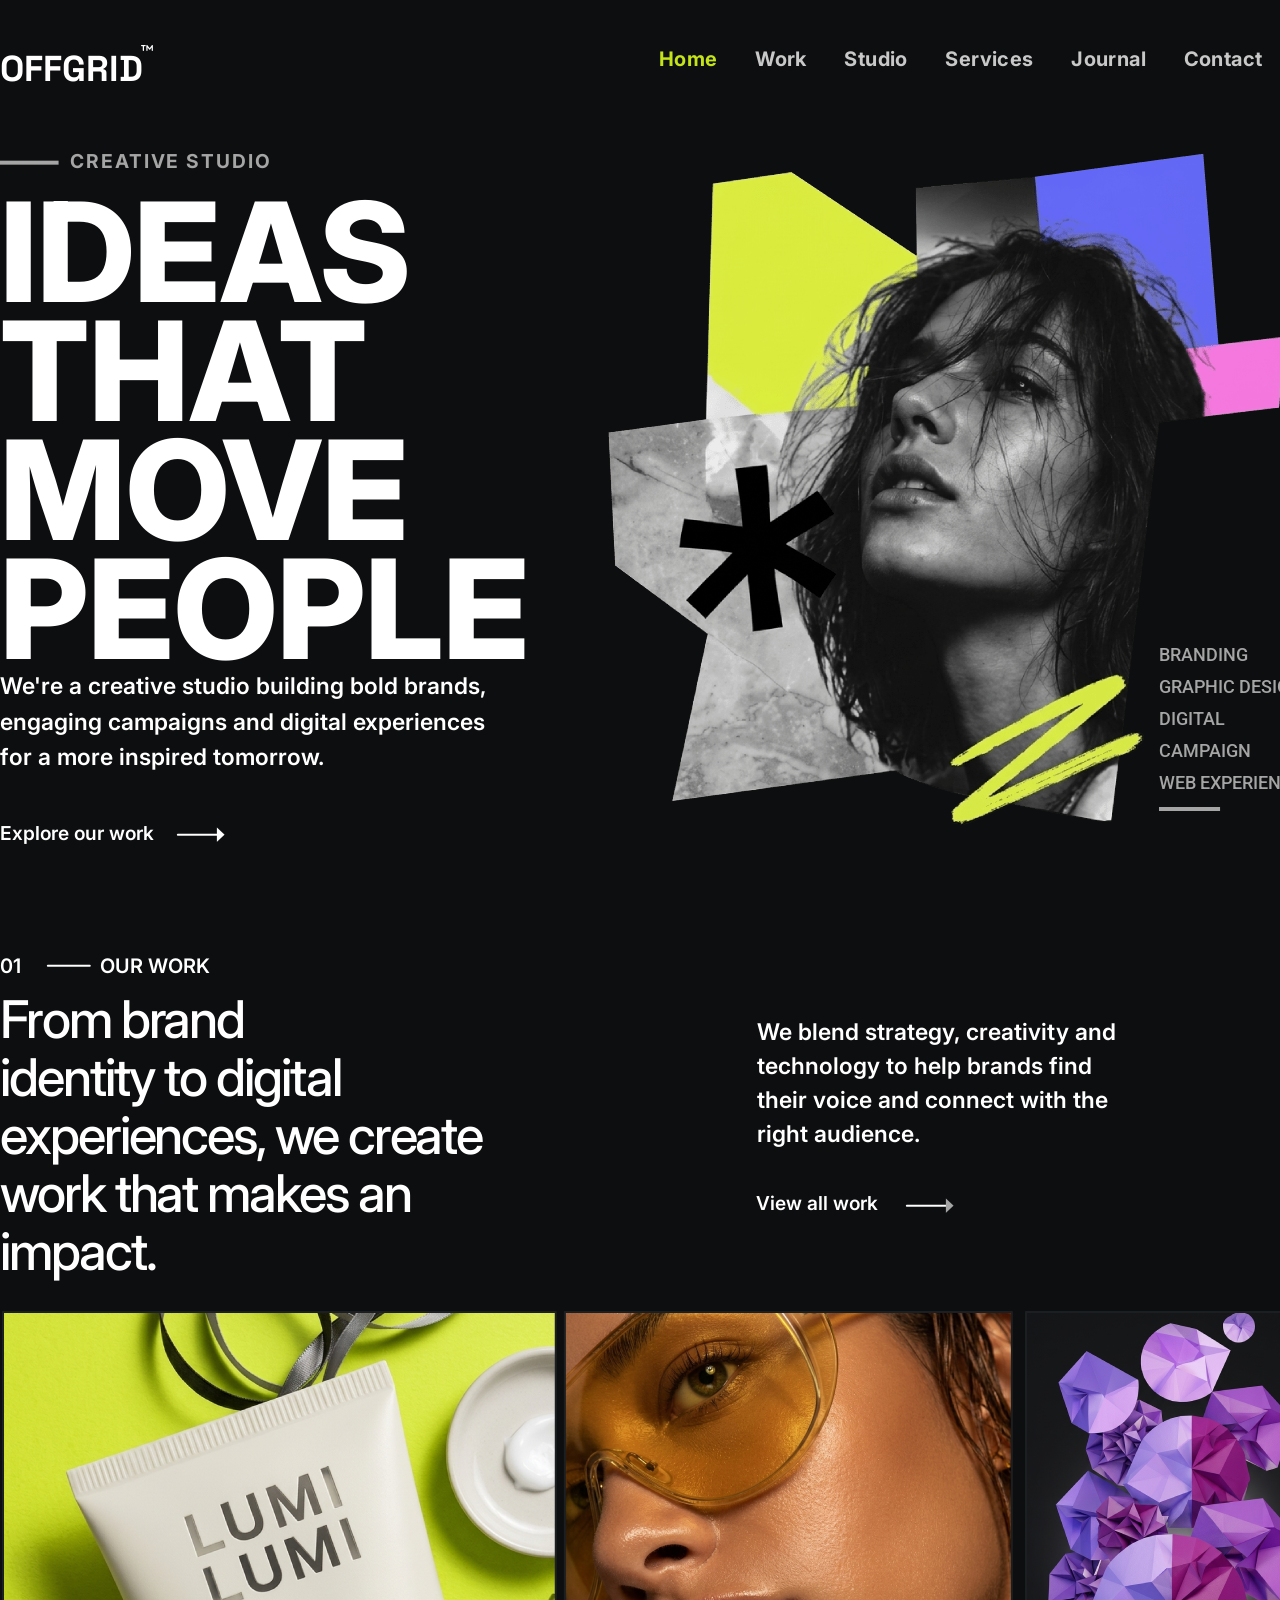
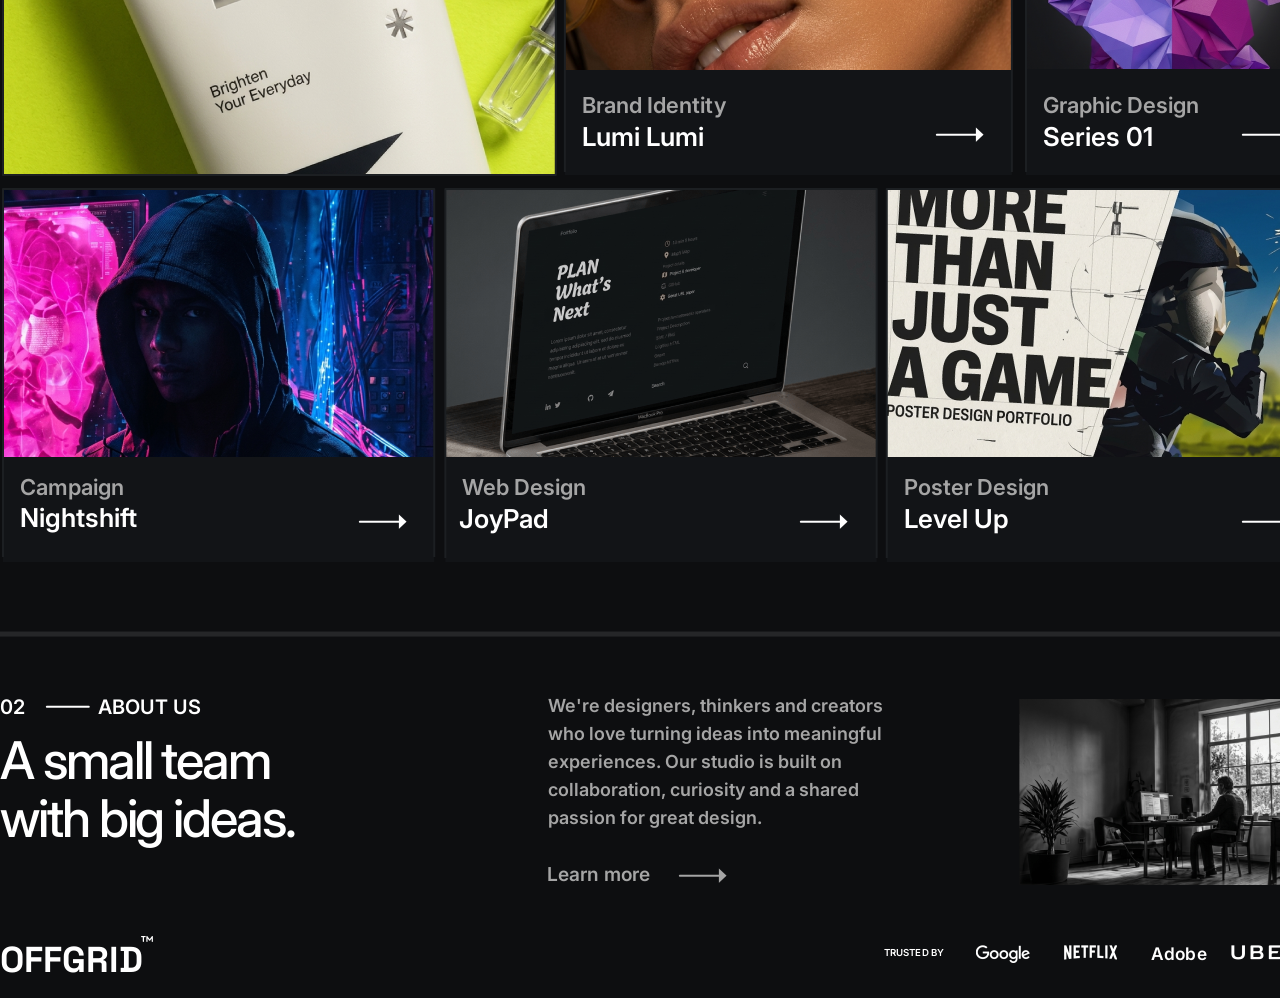
<file: index.html>
<!doctype html>
<html>
  <head>
    <title>OFFGRID</title>
    <meta charset="UTF-8">
    <meta name="description" content="We're a creative studio built on curiosity, collaboration and a love for bold ideas. Our studio brings together designers, strategists and makers to create work that moves people and builds brands.">
    <meta name="keywords" content="offgrid, creative studio, design, branding, digital experiences, collaboration, curiosity, bold ideas">
    <meta name="viewport" content="width=device-width,initial-scale=1">
    <meta http-equiv="X-UA-Compatible" content="IE=Edge">
    <link rel="stylesheet" href="style.css"> 
    <!--[if IE 6]>
	<style type="text/css">
		* html .group {
			height: 1%;
		}
	</style>
  <![endif]--> 
    <!--[if IE 7]>
	<style type="text/css">
		*:first-child+html .group {
			min-height: 1px;
		}
	</style>
  <![endif]--> 
    <!--[if lt IE 9]> 
	<script src="https://cdnjs.cloudflare.com/ajax/libs/html5shiv/3.7.3/html5shiv.min.js"></script> 
  <![endif]--> 
    <link rel="stylesheet" href="https://fonts.googleapis.com/css?family=Roboto:100,200,300,regular,500,600,700,800,900,100italic,200italic,300italic,italic,500italic,600italic,700italic,800italic,900italic&amp;subset=cyrillic,cyrillic-ext,greek,greek-ext,latin,latin-ext,math,symbols,vietnamese">
    <link rel="stylesheet" href="https://fonts.googleapis.com/css?family=Inter:100,200,300,regular,500,600,700,800,900,100italic,200italic,300italic,italic,500italic,600italic,700italic,800italic,900italic&amp;subset=cyrillic,cyrillic-ext,greek,greek-ext,latin,latin-ext,vietnamese">
    <link rel="stylesheet" href="https://fonts.googleapis.com/css?family=Space+Grotesk:300,regular,500,600,700&amp;subset=latin,latin-ext,vietnamese">
    <script src="https://ajax.googleapis.com/ajax/libs/jquery/3.2.1/jquery.min.js"></script>
    <script src="js/match-height.js"></script> 
    <script>
		$(function () {
			$('.match-height-bootstrap-row > * > *').matchHeight();
			$('.match-height > *').matchHeight();
		})
	</script>
  </head>
  <body>
    <div class="home">
      <div class="l-constrained">
        <div class="navbar group">
          <div class="logo group">
            <img class="shape-1" src="images/shape_1.png" alt="" width="12" height="6">
            <a href="index.html">
              <p class="offgrid">Offgrid</p>
            </a>
          </div>
          <div class="pages group">
            <a href="index.html">
              <p class="home-2">Home</p>
            </a>
            <a href="work/index.html">
              <p class="work">Work</p>
            </a>
            <a href="studio/index.html">
              <p class="studio">Studio</p>
            </a>
            <a href="services/index.html">
              <p class="services">Services</p>
            </a>
            <a href="journal/index.html">
              <p class="journal">Journal</p>
            </a>
            <a href="contact/index.html">
              <p class="contact">Contact</p>
            </a>
          </div>
        </div>
        <div class="row-4 group">
          <div class="folder-1">
            <div class="folder-5 group">
              <img class="color-fill-2" src="images/color_fill_2.png" alt="" width="59" height="5">
              <p class="text">CREATIVE STUDIO</p>
            </div>
            <p class="text-2">Ideas<br>That<br>Move<br>People</p>
            <p class="text-3">We're a creative studio building bold brands,<br>engaging campaigns and digital experiences<br>for a more inspired tomorrow.</p>
            <div class="folder-4 group">
              <a href="work/index.html">
                <p class="text-4">Explore our work</p>
                <div class="folder-3">
                  <img class="color-fill-3" src="images/color_fill_3_copy.png" alt="" width="45" height="3">
                  <img class="layer-1" src="images/layer_1_2.png" alt="" width="9" height="15">
                </div>
              </a>
            </div>
          </div>
          <div class="col-7 group">
            <p class="text-5">Branding<br>Graphic Design<br>Digital Campaign<br>Web Experiences</p>
            <img class="color-fill-2-copy" src="images/color_fill_2_copy.png" alt="" width="62" height="4">
          </div>
        </div>
        <div class="group-2 group">
          <div class="col-2">
            <div class="folder-6 group">
              <p class="text-6">01</p>
              <img class="color-fill-3-copy" src="images/color_fill_3_copy.png" alt="" width="45" height="3">
              <p class="text-7">OUR WORK</p>
            </div>
            <p class="text-8">From brand<br>identity to digital experiences, we create work that makes an impact.</p>
          </div>
          <div class="folder-7">
            <p class="text-9">We blend strategy, creativity and technology to help brands find their voice and connect with the right audience.</p>
            <div class="viewall group">
              <a href="work/index.html">
                <p class="text-10">View all work</p>
                <div class="folder-3-2">
                  <img class="color-fill-3-2" src="images/color_fill_3_copy.png" alt="" width="45" height="3">
                  <img class="layer-1-2" src="images/layer_1.png" alt="" width="9" height="15">
                </div>
              </a>
            </div>
          </div>
        </div>
        <div class="outline">
          <div class="folder-11">
            <img class="gemini_generated_image_spafbpspafbpspaf" src="images/gemini_generated_image_sp.png" alt="" width="432" height="268">
          </div>
          <div class="folder-12">
            <img class="gemini_generated_image_ejsv0sejsv0sejsv" src="images/gemini_generated_image_ej.png" alt="" width="432" height="268">
          </div>
          <div class="folder-13">
            <img class="gemini_generated_image_ykrwykrwykrwykrw" src="images/gemini_generated_image_yk.png" alt="" width="432" height="268">
          </div>
          <div class="folder-14">
            <img class="gemini_generated_image_b3b04qb3b04qb3b0" src="images/gemini_generated_image_b3.png" alt="" width="553" height="463">
          </div>
          <div class="folder-15">
            <img class="gemini_generated_image_7bkjb67bkjb67bkj" src="images/gemini_generated_image_7b.png" alt="" width="448" height="358">
          </div>
          <div class="folder-16">
            <img class="gemini_generated_image_ac1groac1groac1g" src="images/gemini_generated_image_ac.png" alt="" width="293" height="357">
          </div>
          <div class="shape-2-copy-3-holder">
            <div class="folder-9-copy-4">
              <p class="campaign">Campaign</p>
              <p class="nightshift">Nightshift</p>
            </div>
          </div>
          <div class="shape-2-copy-4-holder">
            <div class="folder-9-copy-3">
              <p class="text-11">Web Design</p>
              <p class="joypad">JoyPad</p>
            </div>
          </div>
          <div class="shape-2-copy-5-holder">
            <div class="folder-9-copy-2">
              <p class="text-12">Poster Design</p>
              <p class="text-13">Level Up</p>
            </div>
          </div>
          <img class="shape-3-copy" src="images/shape_3_copy.png" alt="" width="555" height="465">
          <div class="shape-4-copy-2-holder">
            <div class="folder-9">
              <p class="text-14">Brand Identity</p>
              <p class="text-15">Lumi Lumi</p>
            </div>
          </div>
          <div class="shape-4-copy-3-holder">
            <div class="folder-9-copy">
              <p class="text-16">Graphic Design</p>
              <p class="text-17">Series 01</p>
            </div>
          </div>
          <div class="folder-10">
            <div class="row match-height group">
              <div class="folder-3-copy">
                <img class="color-fill-3-3" src="images/color_fill_3_copy.png" alt="" width="45" height="3">
                <img class="layer-1-3" src="images/layer_1_2.png" alt="" width="9" height="15">
              </div>
              <div class="folder-3-copy-2">
                <img class="color-fill-3-4" src="images/color_fill_3_copy.png" alt="" width="45" height="3">
                <img class="layer-1-4" src="images/layer_1_2.png" alt="" width="9" height="15">
              </div>
            </div>
            <div class="row-2 match-height group">
              <div class="folder-3-copy-5">
                <img class="color-fill-3-5" src="images/color_fill_3_copy.png" alt="" width="45" height="3">
                <img class="layer-1-5" src="images/layer_1_2.png" alt="" width="9" height="15">
              </div>
              <div class="folder-3-copy-4">
                <img class="color-fill-3-6" src="images/color_fill_3_copy.png" alt="" width="45" height="3">
                <img class="layer-1-6" src="images/layer_1_2.png" alt="" width="9" height="15">
              </div>
              <div class="folder-3-copy-3">
                <img class="color-fill-3-7" src="images/color_fill_3_copy.png" alt="" width="45" height="3">
                <img class="layer-1-7" src="images/layer_1_2.png" alt="" width="9" height="15">
              </div>
            </div>
          </div>
        </div>
        <img class="color-fill-4" src="images/color_fill_4.png" alt="" width="1327" height="6">
        <div class="row-3 group">
          <div class="group-3 group">
            <div class="col">
              <div class="folder-6-copy group">
                <p class="text-18">02</p>
                <img class="color-fill-3-copy-2" src="images/color_fill_3_copy.png" alt="" width="45" height="3">
                <p class="text-19">ABOUT US</p>
              </div>
              <p class="text-20">A small team<br>with big ideas.</p>
            </div>
            <div class="folder-7-copy">
              <p class="text-21">We're designers, thinkers and creators who love turning ideas into meaningful experiences. Our studio is built on collaboration, curiosity and a shared passion for great design.</p>
              <div class="viewall-2 group">
                <a href="studio/index.html">
                  <p class="text-22">Learn more</p>
                  <div class="folder-3-3">
                    <img class="color-fill-3-8" src="images/color_fill_3.png" alt="" width="45" height="3">
                    <img class="layer-1-8" src="images/layer_1.png" alt="" width="9" height="15">
                  </div>
                </a>
              </div>
            </div>
          </div>
          <img class="gemini_generated_image_uuil15uuil15uuil" src="images/gemini_generated_image_uu.png" alt="" width="302" height="186">
        </div>
        <div class="footer group">
          <div class="logo-copy group">
            <img class="shape-1-2" src="images/shape_1.png" alt="" width="12" height="6">
            <p class="offgrid-2">Offgrid</p>
          </div>
          <div class="folder-8 group">
            <p class="text-23">Trusted by</p>
            <a href="https://about.google/" target="_blank">
              <img class="google" src="images/google.png" alt="" width="54" height="18">
            </a>
            <a href="https://about.netflix.com/en" target="_blank">
              <img class="netflix" src="images/netflix.png" alt="" width="53" height="15">
            </a>
            <a href="https://www.adobe.com/in/about-adobe.html" target="_blank">
              <p class="adobe">Adobe</p>
            </a>
            <a href="https://www.uber.com" target="_blank">
              <img class="uber" src="images/uber.png" alt="" width="68" height="15">
            </a>
          </div>
        </div>
      </div>
    </div>
  </body>
</html>
</file>
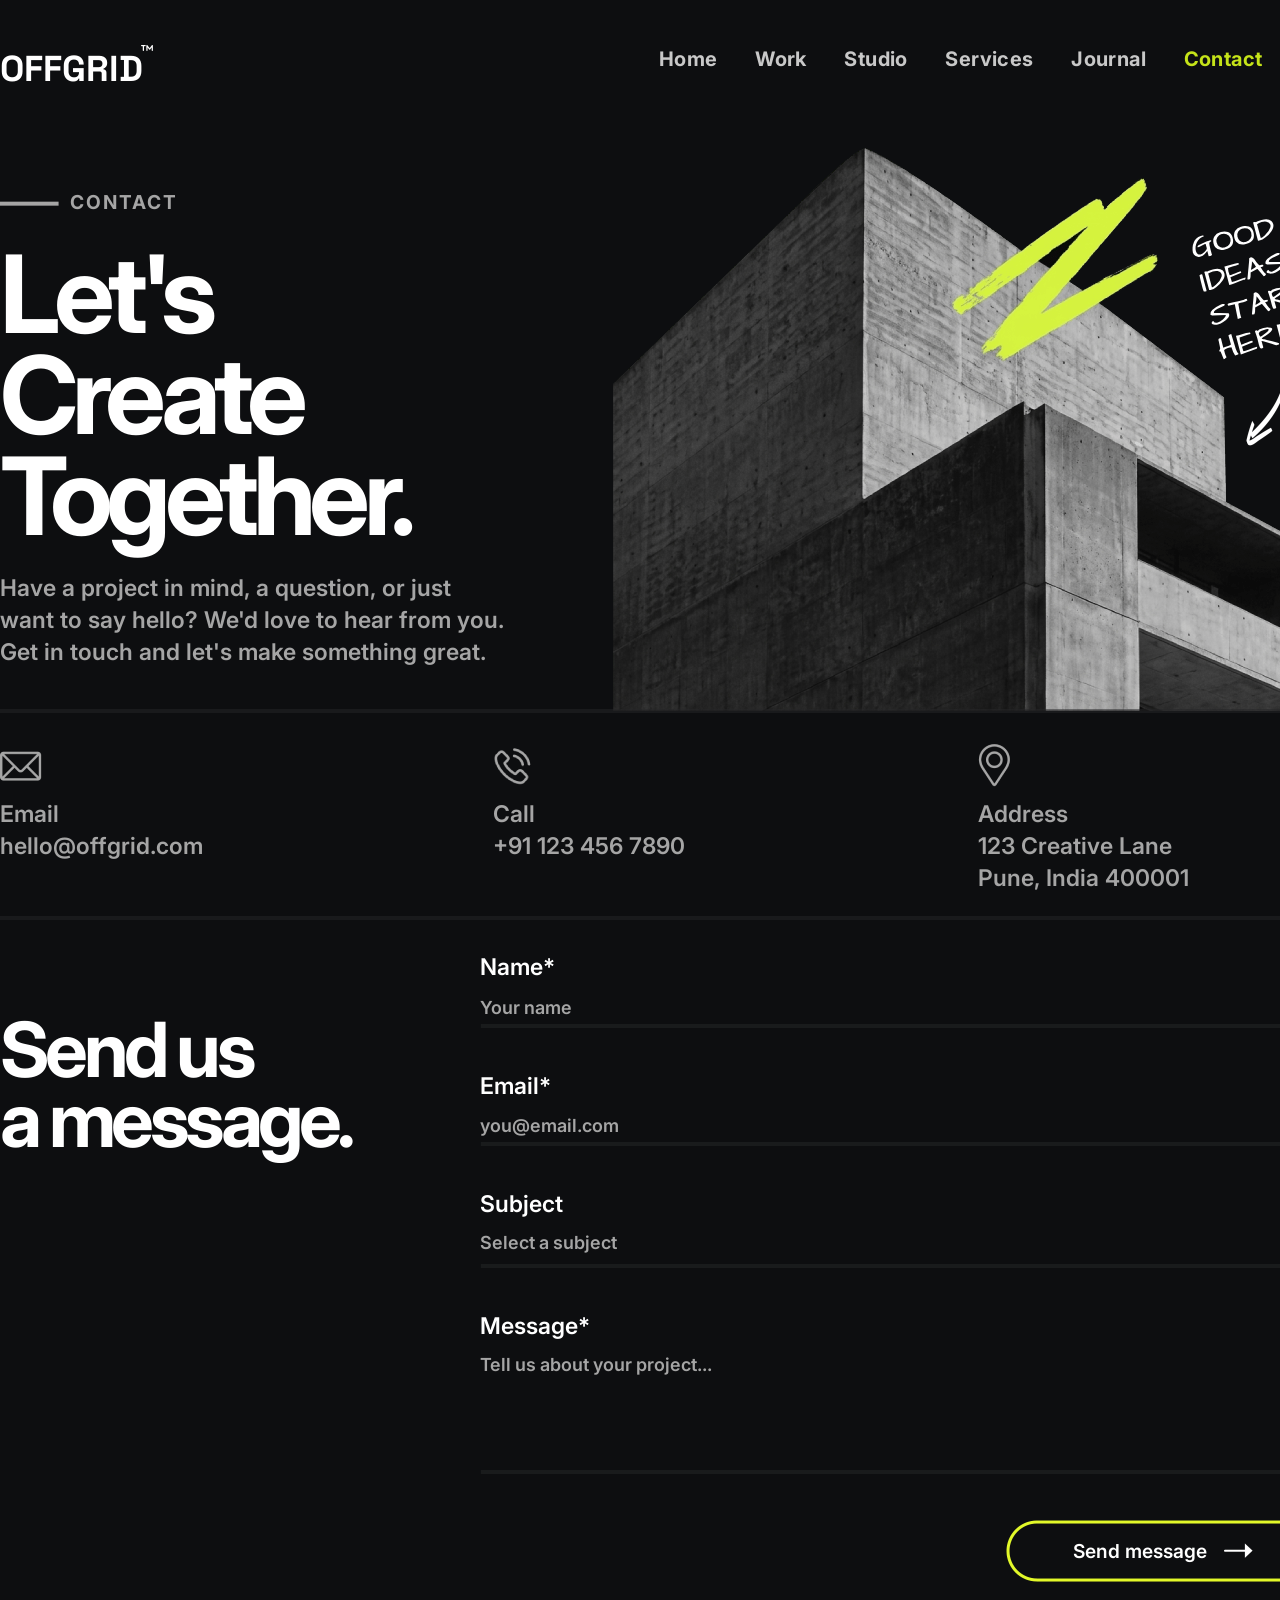
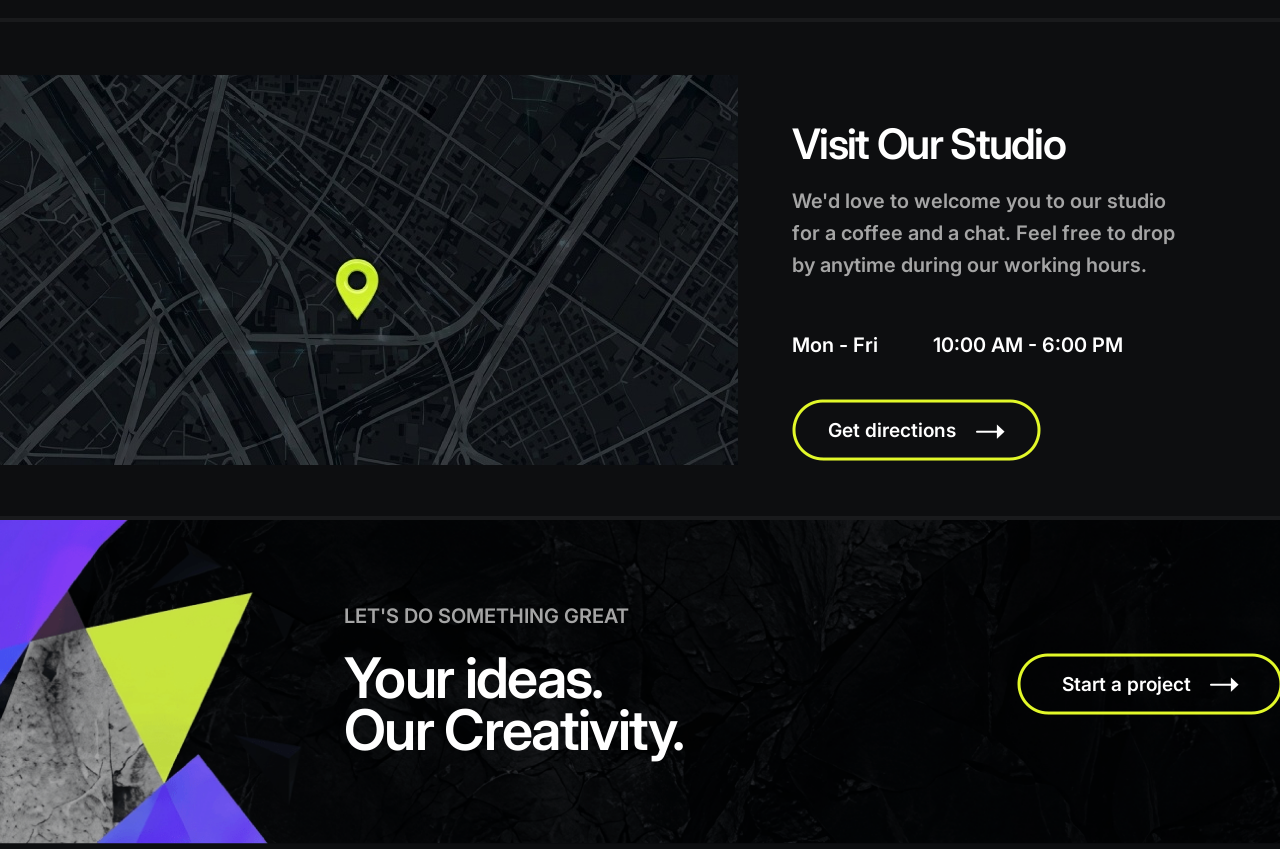
<file: contact/index.html>
<!doctype html>
<html>
  <head>
    <title>OFFGRID</title>
    <meta charset="UTF-8">
    <meta name="description" content="We're a creative studio built on curiosity, collaboration and a love for bold ideas.Our studio brings together designers, strategists and makers to create work that moves people and builds brands.">
    <meta name="keywords" content="offgrid, creative studio, design, branding, digital experiences, collaboration, curiosity, bold ideas">
    <meta name="viewport" content="width=device-width,initial-scale=1">
    <meta http-equiv="X-UA-Compatible" content="IE=Edge">
    <link rel="stylesheet" href="style.css"> 
    <!--[if IE 6]>
	<style type="text/css">
		* html .group {
			height: 1%;
		}
	</style>
  <![endif]--> 
    <!--[if IE 7]>
	<style type="text/css">
		*:first-child+html .group {
			min-height: 1px;
		}
	</style>
  <![endif]--> 
    <!--[if lt IE 9]> 
	<script src="https://cdnjs.cloudflare.com/ajax/libs/html5shiv/3.7.3/html5shiv.min.js"></script> 
  <![endif]--> 
    <link rel="stylesheet" href="https://fonts.googleapis.com/css?family=Inter:100,200,300,regular,500,600,700,800,900,100italic,200italic,300italic,italic,500italic,600italic,700italic,800italic,900italic&amp;subset=cyrillic,cyrillic-ext,greek,greek-ext,latin,latin-ext,vietnamese">
    <link rel="stylesheet" href="https://fonts.googleapis.com/css?family=Space+Grotesk:300,regular,500,600,700&amp;subset=latin,latin-ext,vietnamese">
  </head>
  <body>
    <div class="contact">
      <div class="l-constrained">
        <div class="navbar-copy-4 group">
          <div class="logo group">
            <img class="shape-1" src="images/shape_1.png" alt="" width="12" height="6">
            <a href="../index.html">
              <p class="offgrid">Offgrid</p>
            </a>
          </div>
          <div class="pages group">
            <a href="../index.html">
              <p class="home">Home</p>
            </a>
            <a href="../work/index.html">
              <p class="work">Work</p>
            </a>
            <a href="../studio/index.html">
              <p class="studio">Studio</p>
            </a>
            <a href="../services/index.html">
              <p class="services">Services</p>
            </a>
            <a href="../journal/index.html">
              <p class="journal">Journal</p>
            </a>
            <a href="../contact/index.html">
              <p class="contact-2">Contact</p>
            </a>
          </div>
        </div>
        <div class="row-2 group">
          <div class="text">
            <div class="folder-5 group">
              <img class="color-fill-2" src="images/color_fill_2.png" alt="" width="59" height="5">
              <p class="contact-3">CONTACT</p>
            </div>
            <p class="text-2">Let's<br>Create<br>Together.</p>
            <p class="text-3">Have a project in mind, a question, or just<br>want to say hello? We'd love to hear from you.<br>Get in touch and let's make something great.</p>
          </div>
          <div class="image">
            <img class="text-4" src="images/good_ideas_start_here.png" alt="Good Ideas Start Here" width="117" height="141" title="Good Ideas Start Here">
            <img class="arrow" src="images/arrow.png" alt="" width="42" height="92">
          </div>
        </div>
        <div class="divider-copy-6"></div>
        <div class="contact-details group" id="contact_details">
          <div class="folder-17">
            <img class="email" src="images/email_2.png" alt="" width="42" height="42">
            <p class="text-5">Email<br>hello@offgrid.com</p>
          </div>
          <div class="folder-16">
            <img class="phone-call" src="images/phone-call.png" alt="" width="39" height="40">
            <p class="text-6">Call<br>+91 123 456 7890</p>
          </div>
          <div class="folder-15">
            <img class="pin" src="images/pin.png" alt="" width="32" height="43">
            <p class="text-7">Address<br>123 Creative Lane<br>Pune, India 400001</p>
          </div>
        </div>
        <div class="divider-copy-7"></div>
        <div class="message">
          <div class="row-3 group">
            <p class="text-8">Send us<br>a message.</p>
            <div class="col-7">
              <div class="name">
                <p class="name-2">Name*</p>
                <p class="text-9">Your name</p>
                <img class="divider-copy-8" src="images/divider_copy_8.png" alt="" width="840" height="4">
              </div>
              <div class="email-2">
                <p class="email-3">Email*</p>
                <p class="text-10">you@email.com</p>
                <img class="divider-copy-8-2" src="images/divider_copy_8.png" alt="" width="840" height="4">
              </div>
            </div>
          </div>
          <div class="subject group">
            <div class="row group">
              <div class="col-3">
                <p class="subject-2">Subject</p>
                <p class="text-11">Select a subject</p>
              </div>
              <img class="shape-18" src="images/shape_18.png" alt="" width="23" height="14">
            </div>
            <img class="divider-copy-8-3" src="images/divider_copy_8.png" alt="" width="840" height="4">
          </div>
          <div class="message-2">
            <p class="message-3">Message*</p>
            <p class="text-12">Tell us about your project...</p>
            <img class="divider-copy-8-4" src="images/divider_copy_8.png" alt="" width="840" height="4">
          </div>
          <div class="send">
            <img class="color-fill-3" src="images/color_fill_3.png" alt="" width="23" height="3">
            <img class="layer-1" src="images/layer_1.png" alt="" width="9" height="15">
            <div class="shape-16-holder">
              <p class="text-13">Send message</p>
            </div>
          </div>
        </div>
        <div class="divider-copy-10"></div>
        <div class="location group">
          <img class="shape-17" src="images/shape_17.jpg" alt="">
          <div class="col">
            <div class="visit">
              <p class="text-14">Visit Our Studio</p>
              <p class="text-15">We'd love to welcome you to our studio<br>for a coffee and a chat. Feel free to drop<br>by anytime during our working hours.</p>
              <p class="text-16">Mon - Fri &nbsp;&nbsp;&nbsp;&nbsp;&nbsp;&nbsp;&nbsp;&nbsp;&nbsp;&nbsp;10:00 AM - 6:00 PM</p>
            </div>
            <div class="send-copy">
              <img class="color-fill-3-2" src="images/color_fill_3.png" alt="" width="23" height="3">
              <img class="layer-1-2" src="images/layer_1.png" alt="" width="9" height="15">
              <div class="shape-16-holder-2">
                <p class="text-17">Get directions</p>
              </div>
            </div>
          </div>
        </div>
      </div>
      <div class="divider-copy-9"></div>
      <div class="footer">
        <div class="l-constrained-2 group">
          <div class="visit-2">
            <p class="text-18">Let's Do Something Great</p>
            <p class="text-19">Your ideas.<br>Our Creativity.</p>
          </div>
          <div class="send-copy-2">
            <img class="color-fill-3-3" src="images/color_fill_3.png" alt="" width="23" height="3">
            <img class="layer-1-3" src="images/layer_1.png" alt="" width="9" height="15">
            <div class="shape-16-holder-3">
              <p class="text-20">Start a project</p>
            </div>
          </div>
        </div>
      </div>
    </div>
  </body>
</html>
</file>
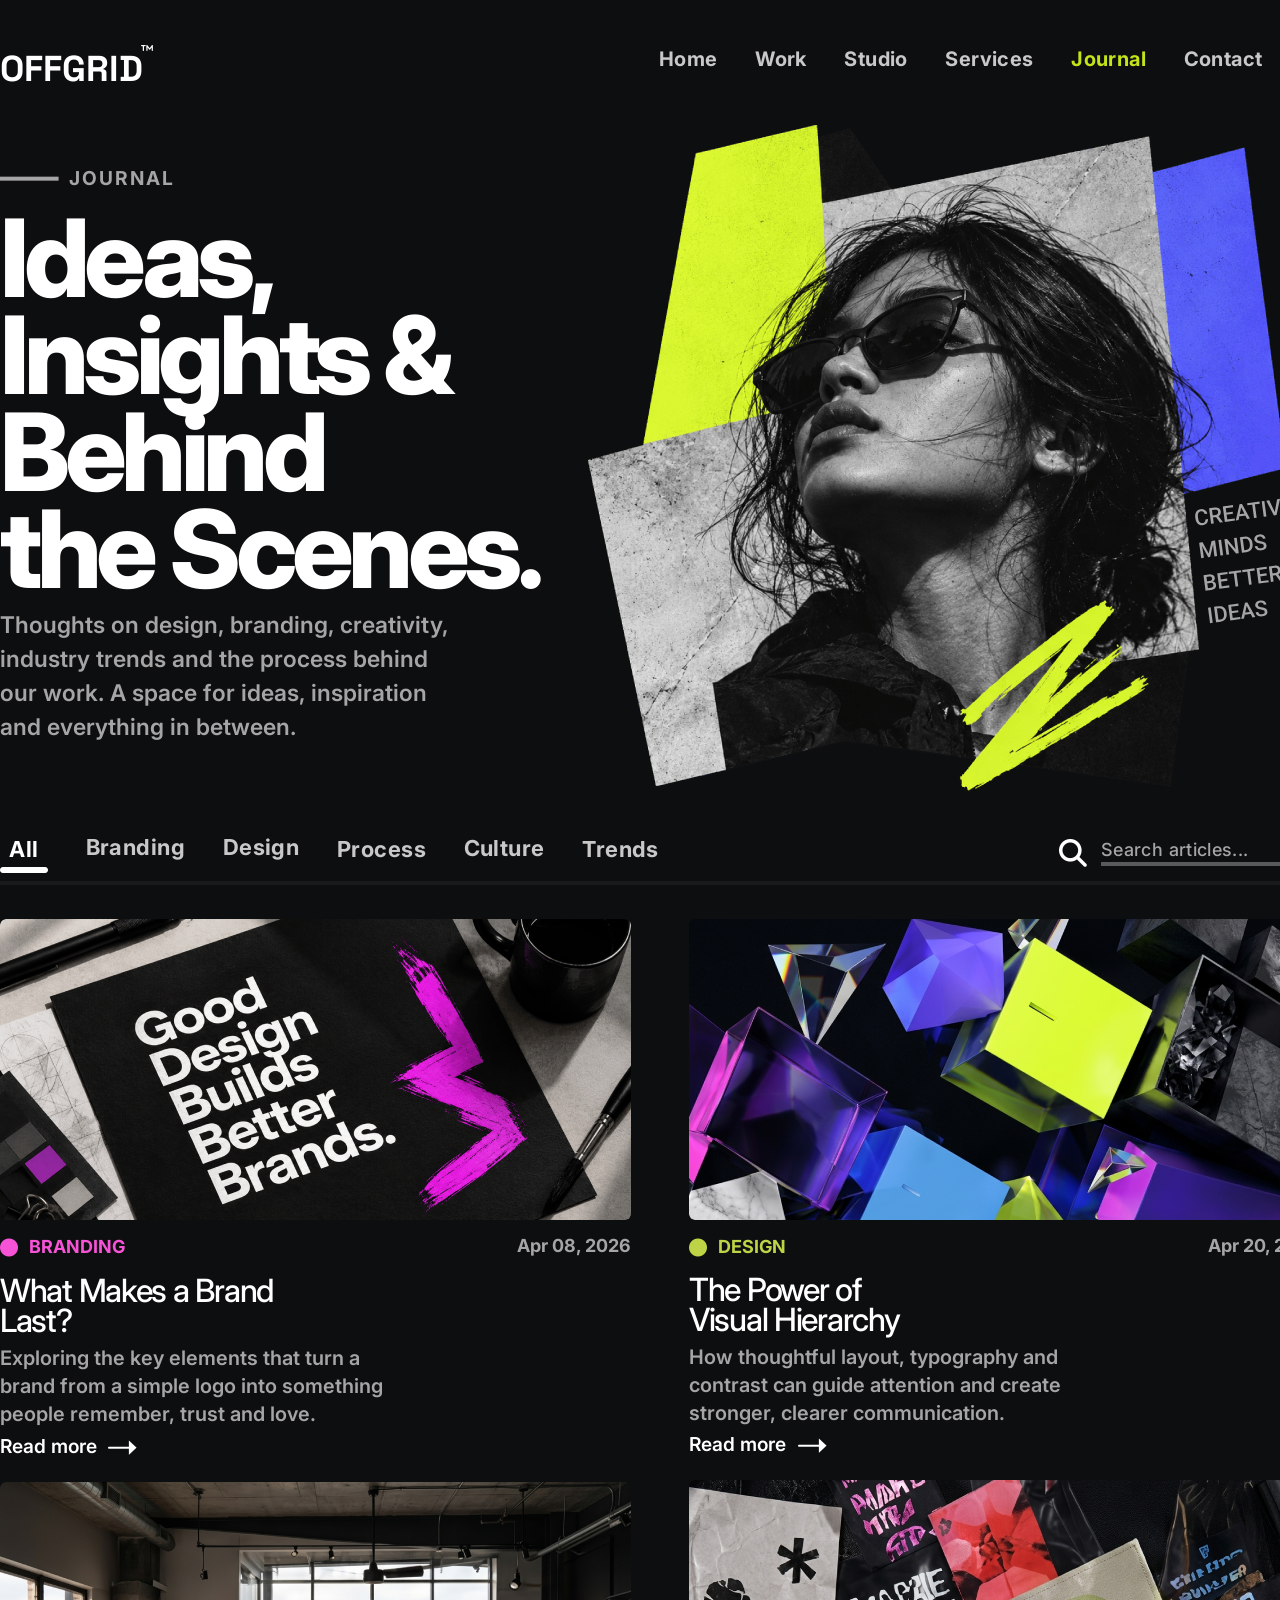
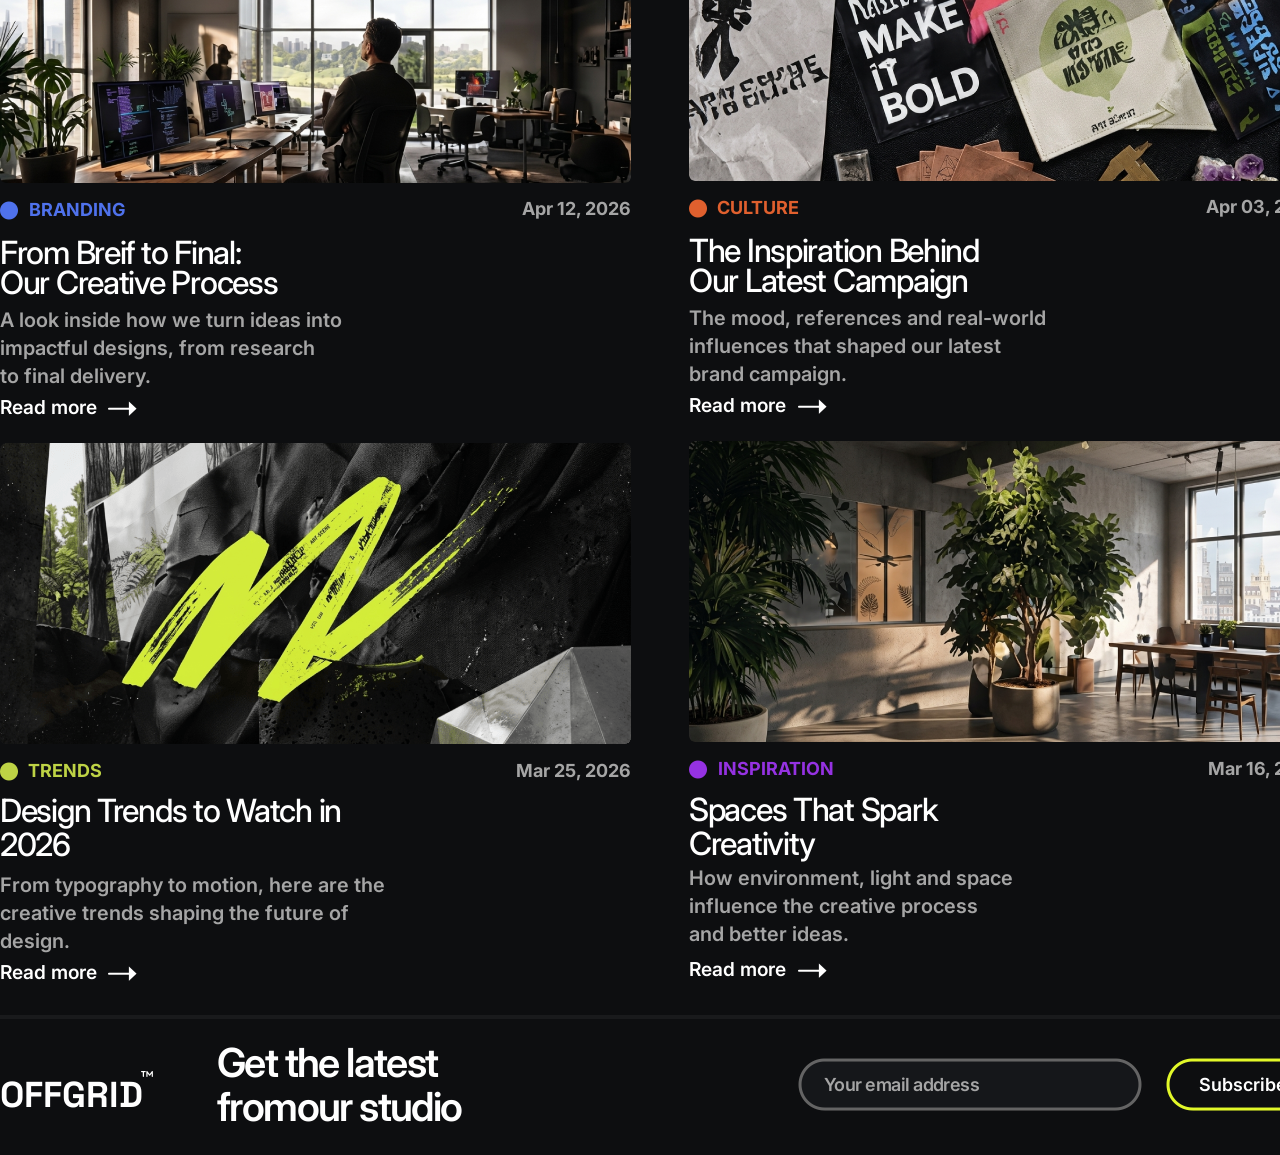
<file: journal/index.html>
<!doctype html>
<html>
  <head>
    <title>OFFGRID</title>
    <meta charset="UTF-8">
    <meta name="description" content="We're a creative studio built on curiosity, collaboration and a love for bold ideas.Our studio brings together designers, strategists and makers to create work that moves people and builds brands.">
    <meta name="keywords" content="offgrid, creative studio, design, branding, digital experiences, collaboration, curiosity, bold ideas">
    <meta name="viewport" content="width=device-width,initial-scale=1">
    <meta http-equiv="X-UA-Compatible" content="IE=Edge">
    <link rel="stylesheet" href="style.css"> 
    <!--[if IE 6]>
	<style type="text/css">
		* html .group {
			height: 1%;
		}
	</style>
  <![endif]--> 
    <!--[if IE 7]>
	<style type="text/css">
		*:first-child+html .group {
			min-height: 1px;
		}
	</style>
  <![endif]--> 
    <!--[if lt IE 9]> 
	<script src="https://cdnjs.cloudflare.com/ajax/libs/html5shiv/3.7.3/html5shiv.min.js"></script> 
  <![endif]--> 
    <link rel="stylesheet" href="https://fonts.googleapis.com/css?family=Inter:100,200,300,regular,500,600,700,800,900,100italic,200italic,300italic,italic,500italic,600italic,700italic,800italic,900italic&amp;subset=cyrillic,cyrillic-ext,greek,greek-ext,latin,latin-ext,vietnamese">
    <link rel="stylesheet" href="https://fonts.googleapis.com/css?family=Space+Grotesk:300,regular,500,600,700&amp;subset=latin,latin-ext,vietnamese">
    <script src="https://ajax.googleapis.com/ajax/libs/jquery/3.2.1/jquery.min.js"></script>
    <script src="js/match-height.js"></script> 
    <script>
		$(function () {
			$('.match-height-bootstrap-row > * > *').matchHeight();
			$('.match-height > *').matchHeight();
		})
	</script>
  </head>
  <body>
    <div class="journal">
      <div class="l-constrained">
        <div class="navbar-copy-5 group">
          <div class="logo group">
            <img class="shape-1" src="images/shape_1_2.png" alt="" width="12" height="6">
            <a href="../index.html">
              <p class="offgrid">Offgrid</p>
            </a>
          </div>
          <div class="pages group">
            <a href="../index.html">
              <p class="home">Home</p>
            </a>
            <a href="../work/index.html">
              <p class="work">Work</p>
            </a>
            <a href="../studio/index.html">
              <p class="studio">Studio</p>
            </a>
            <a href="../services/index.html">
              <p class="services">Services</p>
            </a>
            <a href="../journal/index.html">
              <p class="journal-2">Journal</p>
            </a>
            <a href="../contact/index.html">
              <p class="contact">Contact</p>
            </a>
          </div>
        </div>
        <div class="viewport group">
          <div class="row group">
            <div class="text">
              <div class="folder-5 group">
                <img class="color-fill-2" src="images/color_fill_2.png" alt="" width="59" height="5">
                <p class="journal-3">JOURNAL</p>
              </div>
              <p class="text-2">Ideas,<br>Insights &amp;<br>Behind<br>the Scenes.</p>
              <p class="text-3">Thoughts on design, branding, creativity, industry trends and the process behind our work. A space for ideas, inspiration and everything in between.</p>
            </div>
            <div class="wrapper-3">
              <img class="text-4" src="images/creative_minds_better_ide.png" alt="Creative Minds Better Ideas" width="99" height="127" title="Creative Minds Better Ideas">
              <img class="gritty-neon-collage-portrait" src="images/gritty_neon_collage_portr.png" alt="" width="698" height="668">
            </div>
          </div>
          <div class="filters-search group">
            <div class="filters group">
              <div class="folder-11">
                <p class="all">All</p>
                <img class="shape-5" src="images/shape_5.png" alt="" width="48" height="6">
              </div>
              <p class="branding">Branding</p>
              <p class="design">Design</p>
              <p class="process">Process</p>
              <p class="culture">Culture</p>
              <p class="trends">Trends</p>
            </div>
            <div class="col-3">
              <p class="text-5">Search articles...</p>
              <div class="divider-copy-12"></div>
            </div>
            <img class="shape-19" src="images/shape_19.png" alt="" width="28" height="28">
          </div>
        </div>
        <div class="divider-copy-11"></div>
        <div class="articles match-height group">
          <div class="col">
            <div class="group-2">
              <img class="shape-21" src="images/shape_21.png" alt="">
              <div class="tag_date group">
                <img class="shape-20" src="images/shape_20.png" alt="" width="18" height="19">
                <p class="branding-2">BRANDING</p>
                <p class="text-6">Apr 08, 2026</p>
              </div>
              <p class="text-7">What Makes a Brand<br>Last?</p>
              <p class="text-8">Exploring the key elements that turn a<br>brand from a simple logo into something<br>people remember, trust and love.</p>
              <div class="readmore group">
                <p class="text-9">Read more</p>
                <div class="folder-3">
                  <img class="color-fill-3" src="images/color_fill_3.png" alt="" width="26" height="3">
                  <img class="layer-1" src="images/layer_1.png" alt="" width="9" height="15">
                </div>
              </div>
            </div>
            <div class="group-3 group">
              <img class="shape-21-2" src="images/shape_21_3.png" alt="">
              <div class="tag_date-2 group">
                <img class="shape-20-2" src="images/shape_20_3.png" alt="" width="18" height="19">
                <p class="branding-3">BRANDING</p>
                <p class="text-10">Apr 12, 2026</p>
              </div>
              <p class="text-11">From Breif to Final:<br>Our Creative Process</p>
              <p class="text-12">A look inside how we turn ideas into<br>impactful designs, from research<br>to final delivery.</p>
              <div class="readmore-2 group">
                <p class="text-13">Read more</p>
                <div class="folder-3-2">
                  <img class="color-fill-3-2" src="images/color_fill_3.png" alt="" width="26" height="3">
                  <img class="layer-1-2" src="images/layer_1.png" alt="" width="9" height="15">
                </div>
              </div>
            </div>
            <div class="group-4 group">
              <img class="shape-21-3" src="images/shape_21_5.png" alt="">
              <div class="tag_date-3 group">
                <img class="shape-20-3" src="images/shape_20_2.png" alt="" width="18" height="19">
                <p class="trends-2">TRENDS</p>
                <p class="text-14">Mar 25, 2026</p>
              </div>
              <p class="text-15">Design Trends to Watch in<br>2026</p>
              <p class="text-16">From typography to motion, here are the<br>creative trends shaping the future of<br>design.</p>
              <div class="readmore-3 group">
                <p class="text-17">Read more</p>
                <div class="folder-3-3">
                  <img class="color-fill-3-3" src="images/color_fill_3.png" alt="" width="26" height="3">
                  <img class="layer-1-3" src="images/layer_1.png" alt="" width="9" height="15">
                </div>
              </div>
            </div>
          </div>
          <div class="col-2">
            <div class="group-5">
              <img class="shape-21-4" src="images/shape_21_2.png" alt="">
              <div class="tag_date-4 group">
                <img class="shape-20-4" src="images/shape_20_2.png" alt="" width="18" height="19">
                <p class="design-2">DESIGN</p>
                <p class="text-18">Apr 20, 2026</p>
              </div>
              <p class="text-19">The Power of<br>Visual Hierarchy</p>
              <p class="text-20">How thoughtful layout, typography and<br>contrast can guide attention and create<br>stronger, clearer communication.</p>
              <div class="readmore-4 group">
                <p class="text-21">Read more</p>
                <div class="folder-3-4">
                  <img class="color-fill-3-4" src="images/color_fill_3.png" alt="" width="26" height="3">
                  <img class="layer-1-4" src="images/layer_1.png" alt="" width="9" height="15">
                </div>
              </div>
            </div>
            <div class="group-6 group">
              <img class="shape-21-5" src="images/shape_21_4.png" alt="">
              <div class="tag_date-5 group">
                <img class="shape-20-5" src="images/shape_20_4.png" alt="" width="18" height="19">
                <p class="culture-2">CULTURE</p>
                <p class="text-22">Apr 03, 2026</p>
              </div>
              <p class="text-23">The Inspiration Behind<br>Our Latest Campaign</p>
              <p class="text-24">The mood, references and real-world<br>influences that shaped our latest<br>brand campaign.</p>
              <div class="readmore-5 group">
                <p class="text-25">Read more</p>
                <div class="folder-3-5">
                  <img class="color-fill-3-5" src="images/color_fill_3.png" alt="" width="26" height="3">
                  <img class="layer-1-5" src="images/layer_1.png" alt="" width="9" height="15">
                </div>
              </div>
            </div>
            <div class="group-7 group">
              <img class="shape-21-6" src="images/shape_21_6.png" alt="">
              <div class="tag_date-6 group">
                <img class="shape-20-6" src="images/shape_20_6.png" alt="" width="18" height="19">
                <p class="inspiration">INSPIRATION</p>
                <p class="text-26">Mar 16, 2026</p>
              </div>
              <p class="text-27">Spaces That Spark<br>Creativity</p>
              <p class="text-28">How environment, light and space<br>influence the creative process<br>and better ideas.</p>
              <div class="readmore-6 group">
                <p class="text-29">Read more</p>
                <div class="folder-3-6">
                  <img class="color-fill-3-6" src="images/color_fill_3.png" alt="" width="26" height="3">
                  <img class="layer-1-6" src="images/layer_1.png" alt="" width="9" height="15">
                </div>
              </div>
            </div>
          </div>
        </div>
      </div>
      <div class="divider-copy-13"></div>
      <div class="footer group">
        <div class="logo-copy-2 group">
          <img class="shape-1-2" src="images/shape_1.png" alt="" width="12" height="6">
          <p class="offgrid-2">Offgrid</p>
        </div>
        <p class="text-30">Get the latest<br>fromour studio</p>
        <a href="index.html">
          <div class="shape-15-holder">
            Subscribe
          </div>
        </a>
        <div class="email">
          Your email address
        </div>
      </div>
    </div>
  </body>
</html>
</file>
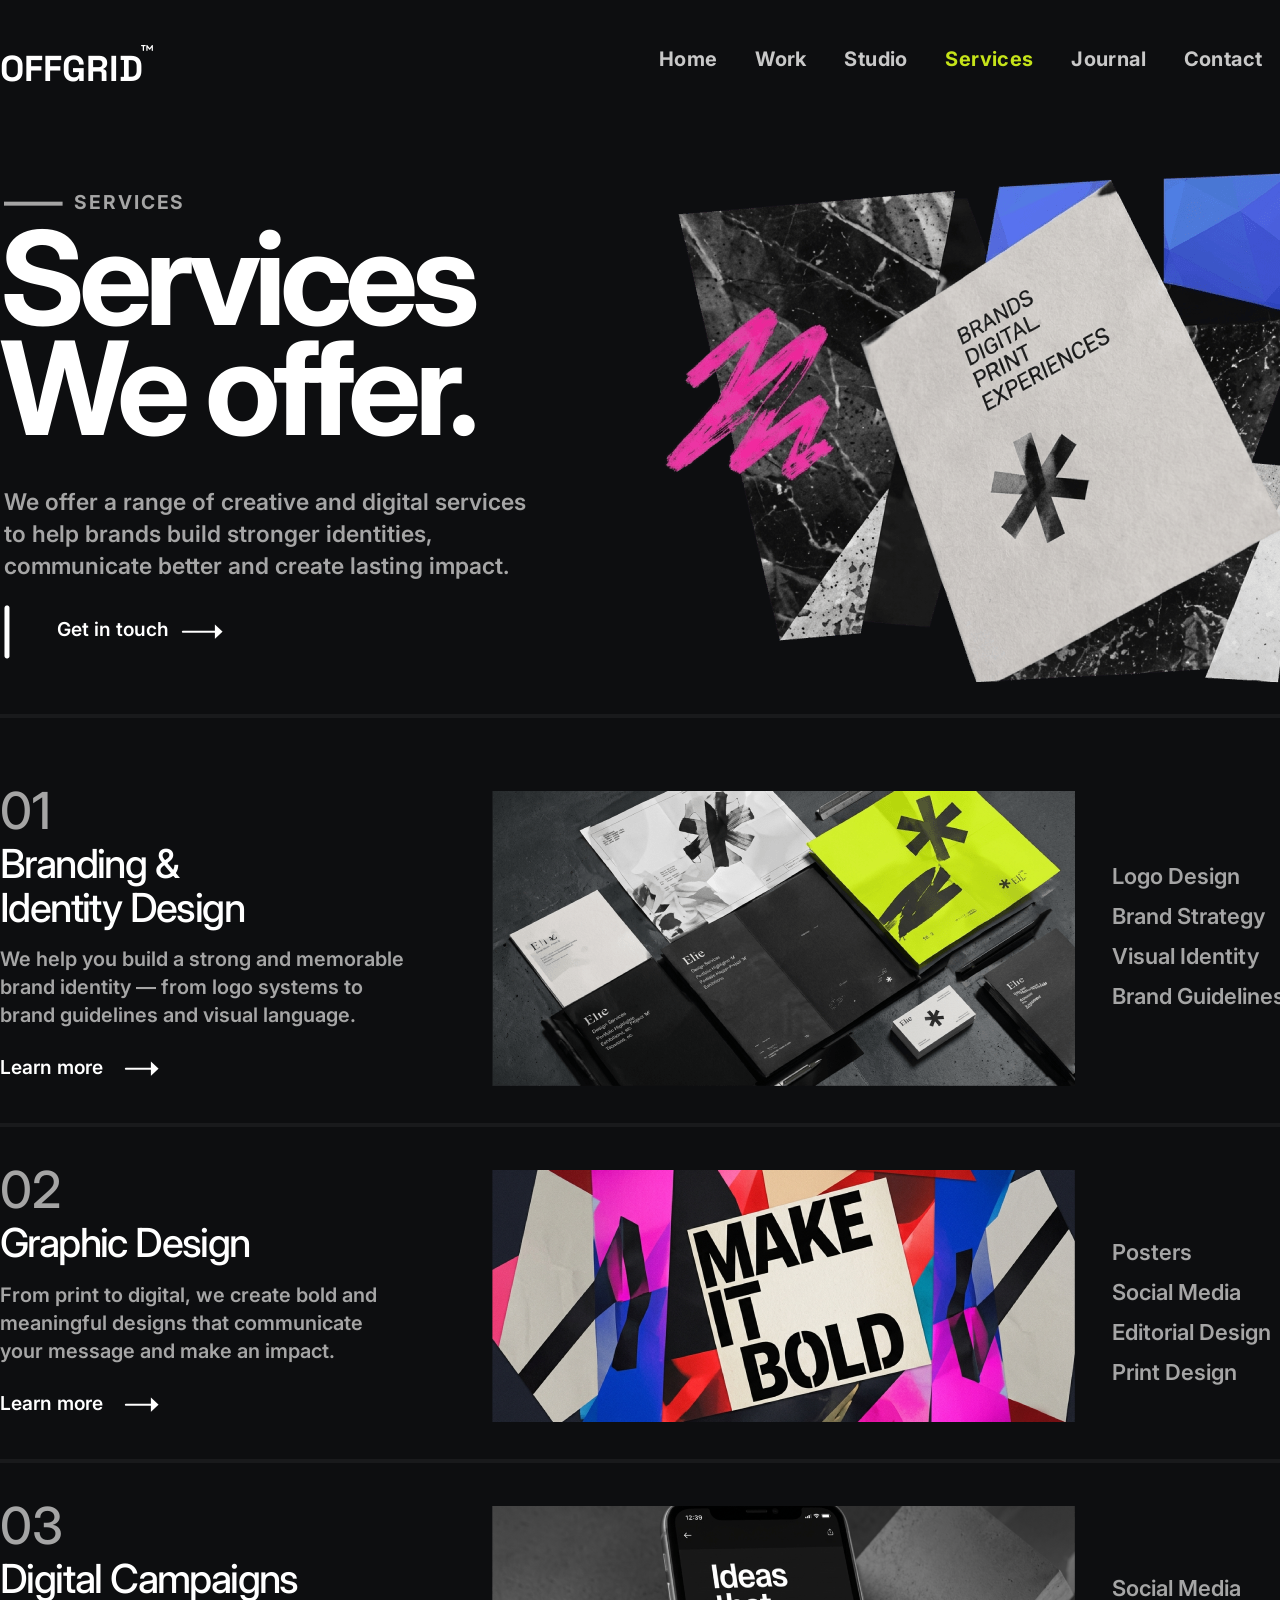
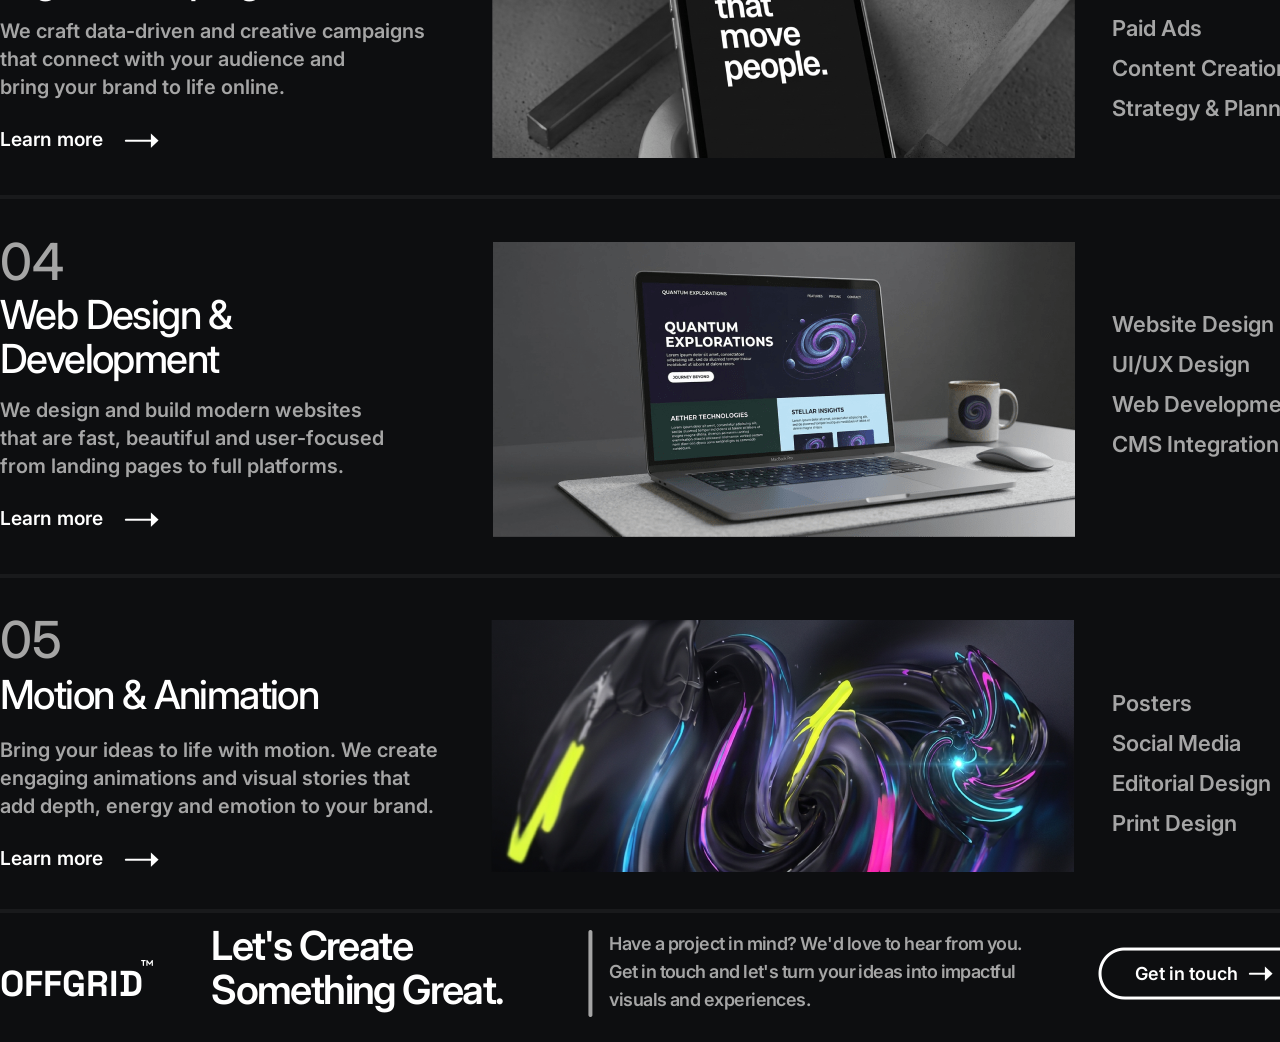
<file: services/index.html>
<!doctype html>
<html>
  <head>
    <title>OFFGRID</title>
    <meta charset="UTF-8">
    <meta name="description" content="We're a creative studio built on curiosity, collaboration and a love for bold ideas.Our studio brings together designers, strategists and makers to create work that moves people and builds brands.">
    <meta name="keywords" content="offgrid, creative studio, design, branding, digital experiences, collaboration, curiosity, bold ideas">
    <meta name="viewport" content="width=device-width,initial-scale=1">
    <meta http-equiv="X-UA-Compatible" content="IE=Edge">
    <link rel="stylesheet" href="style.css"> 
    <!--[if IE 6]>
	<style type="text/css">
		* html .group {
			height: 1%;
		}
	</style>
  <![endif]--> 
    <!--[if IE 7]>
	<style type="text/css">
		*:first-child+html .group {
			min-height: 1px;
		}
	</style>
  <![endif]--> 
    <!--[if lt IE 9]> 
	<script src="https://cdnjs.cloudflare.com/ajax/libs/html5shiv/3.7.3/html5shiv.min.js"></script> 
  <![endif]--> 
    <link rel="stylesheet" href="https://fonts.googleapis.com/css?family=Inter:100,200,300,regular,500,600,700,800,900,100italic,200italic,300italic,italic,500italic,600italic,700italic,800italic,900italic&amp;subset=cyrillic,cyrillic-ext,greek,greek-ext,latin,latin-ext,vietnamese">
    <link rel="stylesheet" href="https://fonts.googleapis.com/css?family=Space+Grotesk:300,regular,500,600,700&amp;subset=latin,latin-ext,vietnamese">
  </head>
  <body>
    <div class="services">
      <div class="l-constrained">
        <div class="navbar-copy-3 group">
          <div class="logo group">
            <img class="shape-1" src="images/shape_1.png" alt="" width="12" height="6">
            <a href="../index.html">
              <p class="offgrid">Offgrid</p>
            </a>
          </div>
          <div class="pages group">
            <a href="../index.html">
              <p class="home">Home</p>
            </a>
            <a href="../work/index.html">
              <p class="work">Work</p>
            </a>
            <a href="../studio/index.html">
              <p class="studio">Studio</p>
            </a>
            <a href="../services/index.html">
              <p class="services-2">Services</p>
            </a>
            <a href="../journal/index.html">
              <p class="journal">Journal</p>
            </a>
            <a href="../contact/index.html">
              <p class="contact">Contact</p>
            </a>
          </div>
        </div>
        <div class="viewport group">
          <div class="text">
            <div class="folder-5 group">
              <img class="color-fill-2" src="images/color_fill_2.png" alt="" width="59" height="5">
              <p class="services-3">SERVICES</p>
            </div>
            <p class="text-2">Services<br>We offer.</p>
            <p class="text-3">We offer a range of creative and digital services<br>to help brands build stronger identities,<br>communicate better and create lasting impact.</p>
            <div class="folder-3 group">
              <a href="../contact/index.html">
                <img class="color-fill-3-copy-2" src="images/color_fill_3_copy_2.png" alt="" width="6" height="54">
                <p class="text-4">Get in touch</p>
                <div class="wrapper-7">
                  <img class="color-fill-3" src="images/color_fill_3_7.png" alt="" width="36" height="3">
                  <img class="layer-1" src="images/layer_1_2.png" alt="" width="9" height="15">
                </div>
              </a>
            </div>
          </div>
          <img class="gemini_generated_image_b4ekbkb4ekbkb4ek" src="images/gemini_generated_image_b4.png" alt="" width="644" height="511">
        </div>
        <div class="divider-copy-4"></div>
        <div class="group-2">
          <div class="text-5 group">
            <div class="col-10">
              <p class="text-6">01</p>
              <p class="text-7">Branding &amp;<br>Identity Design</p>
              <p class="text-8">We help you build a strong and memorable<br>brand identity — from logo systems to<br>brand guidelines and visual language.</p>
              <div class="aboutus-copy group">
                <p class="text-9">Learn more</p>
                <div class="folder-3-2">
                  <img class="color-fill-3-2" src="images/color_fill_3_2.png" alt="" width="32" height="3">
                  <img class="layer-1-2" src="images/layer_1.png" alt="" width="9" height="15">
                </div>
              </div>
            </div>
            <img class="gemini_generated_image_1xm79p1xm79p1xm7" src="images/gemini_generated_image_1x.png" alt="" width="583" height="295">
            <p class="text-10">Logo Design<br>Brand Strategy<br>Visual Identity<br>Brand Guidelines</p>
          </div>
          <div class="divider-copy-5"></div>
        </div>
        <div class="group-3">
          <div class="text-11 group">
            <div class="col-8">
              <p class="text-12">02</p>
              <p class="text-13">Graphic Design</p>
              <p class="text-14">From print to digital, we create bold and<br>meaningful designs that communicate<br>your message and make an impact.</p>
              <div class="aboutus-copy-2 group">
                <p class="text-15">Learn more</p>
                <div class="folder-3-3">
                  <img class="color-fill-3-3" src="images/color_fill_3_2.png" alt="" width="32" height="3">
                  <img class="layer-1-3" src="images/layer_1.png" alt="" width="9" height="15">
                </div>
              </div>
            </div>
            <img class="gemini_generated_image_tse36vtse36vtse3" src="images/gemini_generated_image_ts.png" alt="" width="583" height="252">
            <p class="text-16">Posters<br>Social Media<br>Editorial Design<br>Print Design</p>
          </div>
          <div class="divider-copy-5-2"></div>
        </div>
        <div class="group-4">
          <div class="text-17 group">
            <div class="col-6">
              <p class="text-18">03</p>
              <p class="text-19">Digital Campaigns</p>
              <p class="text-20">We craft data-driven and creative campaigns<br>that connect with your audience and<br>bring your brand to life online.</p>
              <div class="aboutus-copy-3 group">
                <p class="text-21">Learn more</p>
                <div class="folder-3-4">
                  <img class="color-fill-3-4" src="images/color_fill_3_2.png" alt="" width="32" height="3">
                  <img class="layer-1-4" src="images/layer_1.png" alt="" width="9" height="15">
                </div>
              </div>
            </div>
            <img class="gemini_generated_image_st0o58st0o58st0o" src="images/gemini_generated_image_st.png" alt="" width="583" height="252">
            <p class="text-22">Social Media<br>Paid Ads<br>Content Creation<br>Strategy &amp; Planning</p>
          </div>
          <div class="divider-copy-5-3"></div>
        </div>
        <div class="group-5">
          <div class="text-23 group">
            <div class="col-4">
              <p class="text-24">04</p>
              <p class="text-25">Web Design &amp;<br>Development</p>
              <p class="text-26">We design and build modern websites<br>that are fast, beautiful and user-focused<br>from landing pages to full platforms.</p>
              <div class="aboutus-copy-4 group">
                <p class="text-27">Learn more</p>
                <div class="folder-3-5">
                  <img class="color-fill-3-5" src="images/color_fill_3_2.png" alt="" width="32" height="3">
                  <img class="layer-1-5" src="images/layer_1.png" alt="" width="9" height="15">
                </div>
              </div>
            </div>
            <img class="gemini_generated_image_ns4wzkns4wzkns4w" src="images/gemini_generated_image_ns.png" alt="" width="582" height="295">
            <p class="text-28">Website Design<br>UI/UX Design<br>Web Development<br>CMS Integration</p>
          </div>
          <div class="divider-copy-5-4"></div>
        </div>
      </div>
      <div class="group-6">
        <div class="text-29 group">
          <div class="col-2">
            <p class="text-30">05</p>
            <p class="text-31">Motion &amp; Animation</p>
            <p class="text-32">Bring your ideas to life with motion. We create<br>engaging animations and visual stories that<br>add depth, energy and emotion to your brand.</p>
            <div class="aboutus-copy-5 group">
              <p class="text-33">Learn more</p>
              <div class="folder-3-6">
                <img class="color-fill-3-6" src="images/color_fill_3_2.png" alt="" width="32" height="3">
                <img class="layer-1-6" src="images/layer_1_2.png" alt="" width="9" height="15">
              </div>
            </div>
          </div>
          <img class="gemini_generated_image_ozot1cozot1cozot" src="images/gemini_generated_image_oz.png" alt="" width="583" height="252">
          <p class="text-34">Posters<br>Social Media<br>Editorial Design<br>Print Design</p>
        </div>
        <div class="divider-copy-5-5"></div>
      </div>
      <div class="footer group">
        <div class="logo-copy-2 group">
          <img class="shape-1-2" src="images/shape_1.png" alt="" width="12" height="6">
          <p class="offgrid-2">Offgrid</p>
        </div>
        <div class="text-35 group">
          <p class="text-36">Let's Create<br>Something Great.</p>
          <p class="text-37">Have a project in mind? We'd love to hear from you.<br>Get in touch and let's turn your ideas into impactful<br>visuals and experiences.</p>
          <img class="color-fill-3-copy-3" src="images/color_fill_3_copy_3.png" alt="" width="5" height="87">
        </div>
        <div class="get-in-touch">
          <a href="../contact/index.html">
            <img class="color-fill-3-7" src="images/color_fill_3.png" alt="" width="21" height="3">
            <img class="layer-1-7" src="images/layer_1.png" alt="" width="9" height="15">
            <div class="shape-15-holder">
              <p class="text-38">Get in touch</p>
            </div>
          </a>
        </div>
      </div>
    </div>
  </body>
</html>
</file>
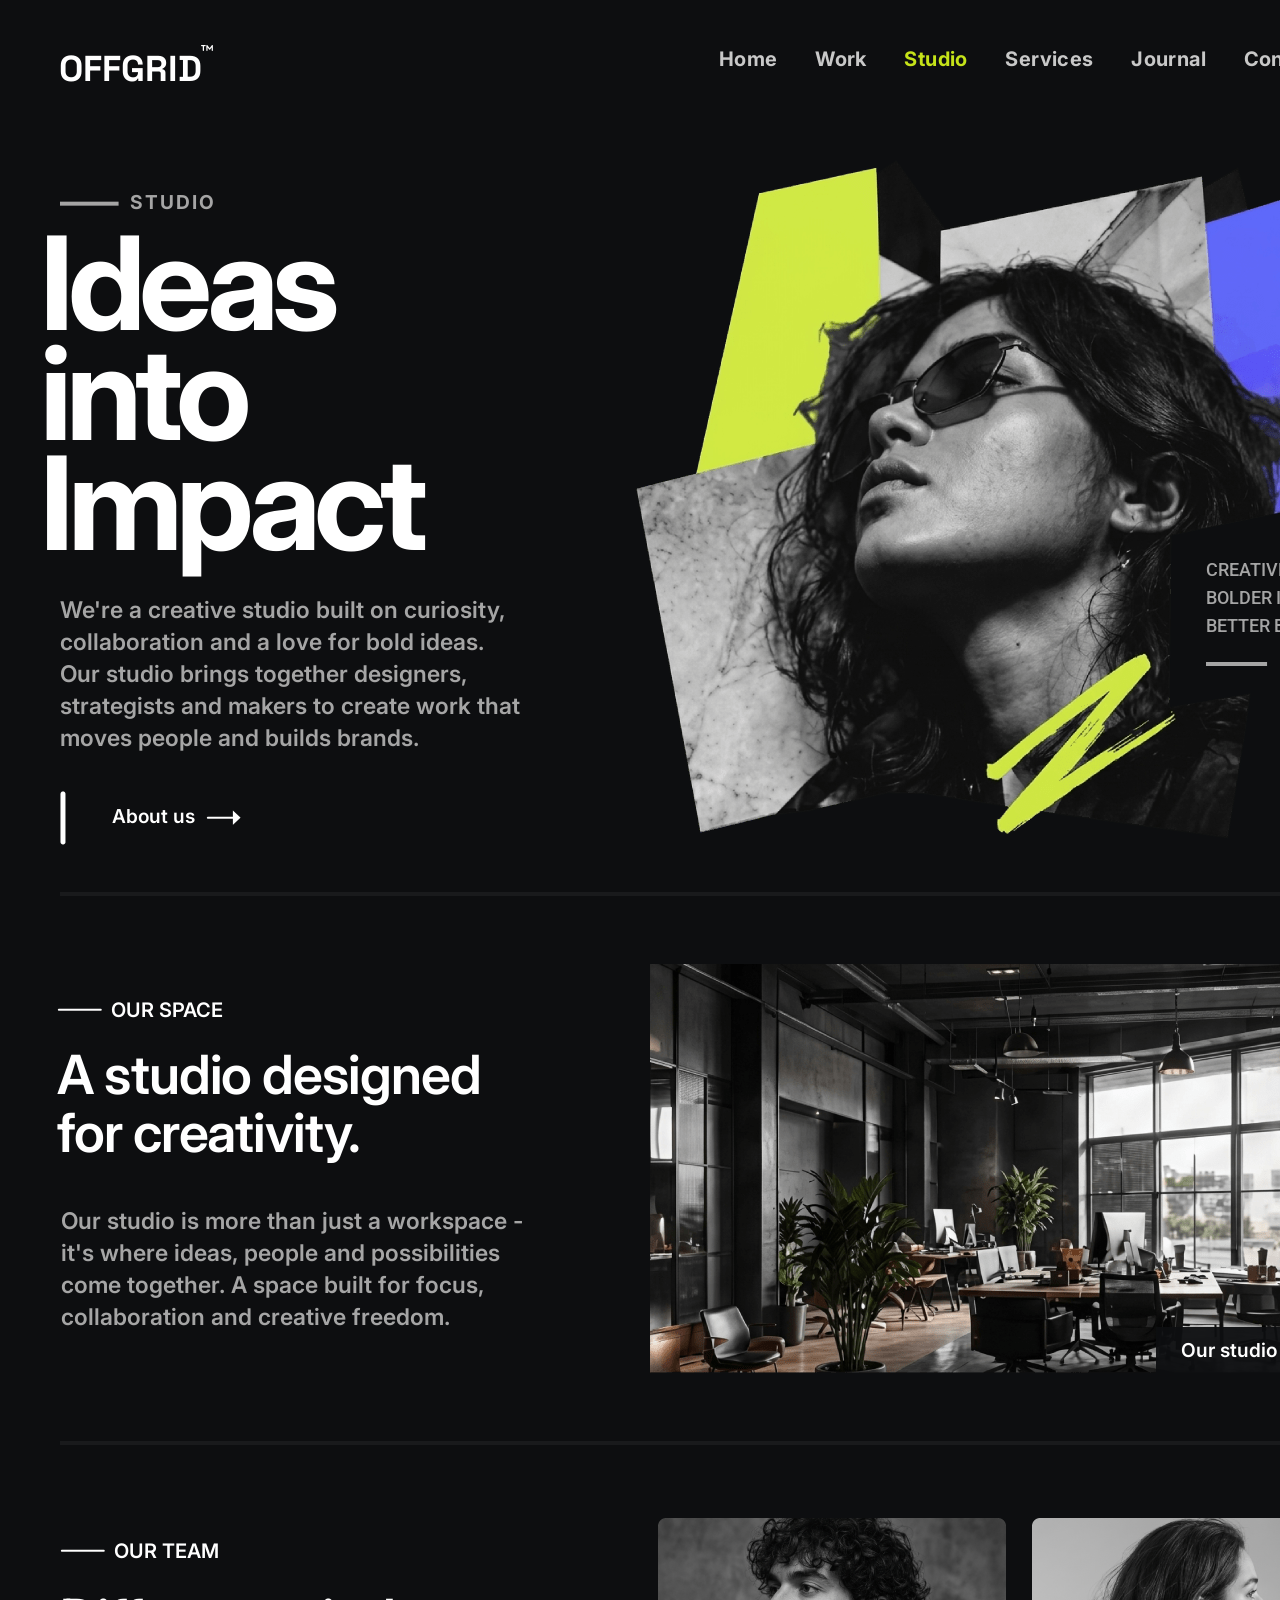
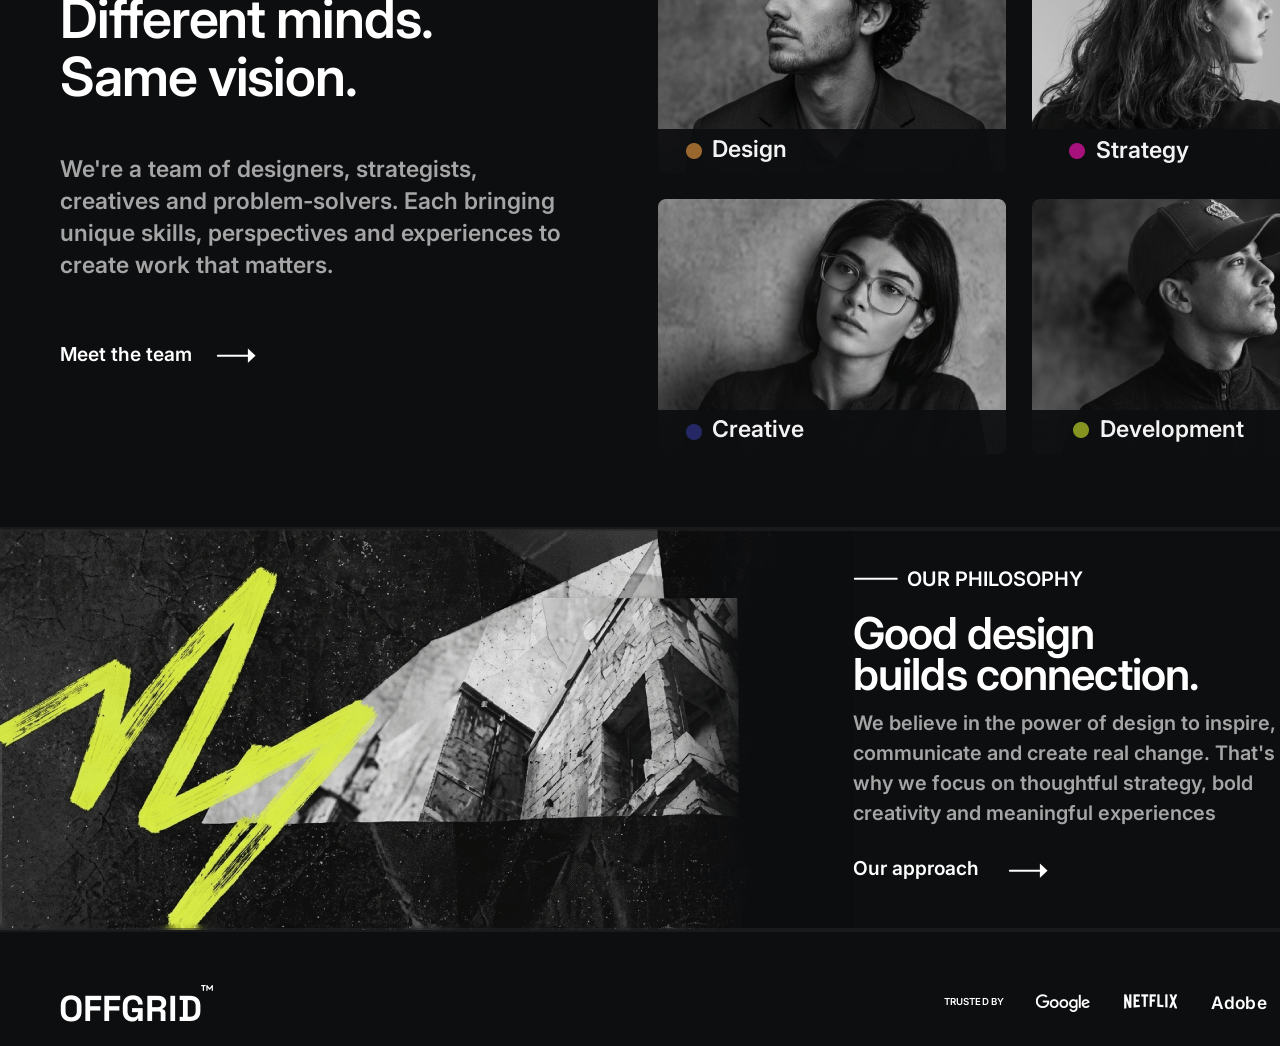
<file: studio/index.html>
<!doctype html>
<html>
  <head>
    <title>OFFGRID</title>
    <meta charset="UTF-8">
    <meta name="description" content="We're a creative studio built on curiosity, collaboration and a love for bold ideas.Our studio brings together designers, strategists and makers to create work that moves people and builds brands.">
    <meta name="keywords" content="offgrid, creative studio, design, branding, digital experiences, collaboration, curiosity, bold ideas">
    <meta name="viewport" content="width=device-width,initial-scale=1">
    <meta http-equiv="X-UA-Compatible" content="IE=Edge">
    <link rel="stylesheet" href="style.css"> 
    <!--[if IE 6]>
	<style type="text/css">
		* html .group {
			height: 1%;
		}
	</style>
  <![endif]--> 
    <!--[if IE 7]>
	<style type="text/css">
		*:first-child+html .group {
			min-height: 1px;
		}
	</style>
  <![endif]--> 
    <!--[if lt IE 9]> 
	<script src="https://cdnjs.cloudflare.com/ajax/libs/html5shiv/3.7.3/html5shiv.min.js"></script> 
  <![endif]--> 
    <link rel="stylesheet" href="https://fonts.googleapis.com/css?family=Roboto:100,200,300,regular,500,600,700,800,900,100italic,200italic,300italic,italic,500italic,600italic,700italic,800italic,900italic&amp;subset=cyrillic,cyrillic-ext,greek,greek-ext,latin,latin-ext,math,symbols,vietnamese">
    <link rel="stylesheet" href="https://fonts.googleapis.com/css?family=Inter:100,200,300,regular,500,600,700,800,900,100italic,200italic,300italic,italic,500italic,600italic,700italic,800italic,900italic&amp;subset=cyrillic,cyrillic-ext,greek,greek-ext,latin,latin-ext,vietnamese">
    <link rel="stylesheet" href="https://fonts.googleapis.com/css?family=Space+Grotesk:300,regular,500,600,700&amp;subset=latin,latin-ext,vietnamese">
  </head>
  <body>
    <div class="studio">
      <div class="l-constrained">
        <div class="navbar-copy-2 group">
          <div class="logo group">
            <img class="shape-1" src="images/shape_1.png" alt="" width="12" height="6">
            <a href="../index.html">
              <p class="offgrid">Offgrid</p>
            </a>
          </div>
          <div class="pages group">
            <a href="../index.html">
              <p class="home">Home</p>
            </a>
            <a href="../work/index.html">
              <p class="work">Work</p>
            </a>
            <a href="../studio/index.html">
              <p class="studio-2">Studio</p>
            </a>
            <a href="../services/index.html">
              <p class="services">Services</p>
            </a>
            <a href="../journal/index.html">
              <p class="journal">Journal</p>
            </a>
            <a href="../contact/index.html">
              <p class="contact">Contact</p>
            </a>
          </div>
        </div>
        <div class="viewport group">
          <div class="text">
            <div class="folder-5 group">
              <img class="color-fill-2" src="images/color_fill_2.png" alt="" width="59" height="5">
              <p class="studio-3">STUDIO</p>
            </div>
            <p class="text-2">Ideas<br>into<br>Impact</p>
            <p class="text-3">We're a creative studio built on curiosity, collaboration and a love for bold ideas.<br>Our studio brings together designers, strategists and makers to create work that moves people and builds brands.</p>
            <div class="folder-3 group">
              <a href="#ourspace">
                <img class="color-fill-3-copy-2" src="images/color_fill_3_copy_2_2.png" alt="" width="6" height="54">
                <p class="text-4">About us</p>
                <div class="wrapper-5">
                  <img class="color-fill-3" src="images/color_fill_3_4.png" alt="" width="30" height="3">
                  <img class="layer-1" src="images/layer_1.png" alt="" width="9" height="15">
                </div>
              </a>
            </div>
          </div>
          <div class="wrapper-2">
            <div class="col-4">
              <p class="text-5">Creative Minds<br>Bolder Ideas<br>Better Brands</p>
              <img class="color-fill-2-copy" src="images/color_fill_2_copy.png" alt="" width="62" height="4">
            </div>
          </div>
        </div>
        <div class="divider"></div>
        <div class="ourspace group" id="ourspace">
          <div class="folder-14">
            <div class="folder-6 group">
              <img class="color-fill-3-copy" src="images/color_fill_3_copy.png" alt="" width="45" height="3">
              <p class="text-6">OUR SPACE</p>
            </div>
            <p class="text-7">A studio designed<br>for creativity.</p>
            <p class="text-8">Our studio is more than just a workspace - it's where ideas, people and possibilities come together. A space built for focus, collaboration and creative freedom.</p>
          </div>
          <div class="image">
            <div class="shape-11-holder">
              <div class="viewall group">
                <p class="text-9">Our studio HQ</p>
                <div class="folder-3-2">
                  <img class="color-fill-3-2" src="images/color_fill_3_3.png" alt="" width="23" height="3">
                  <img class="layer-1-2" src="images/layer_1.png" alt="" width="9" height="15">
                </div>
              </div>
            </div>
          </div>
        </div>
        <div class="divider-copy"></div>
        <div class="ourteam group">
          <div class="text-10">
            <div class="folder-6-2 group">
              <img class="color-fill-3-copy-3" src="images/color_fill_3_copy.png" alt="" width="45" height="3">
              <p class="text-11">OUR TEAM</p>
            </div>
            <p class="text-12">Different minds.<br>Same vision.</p>
            <p class="text-13">We're a team of designers, strategists, creatives and problem-solvers. Each bringing unique skills, perspectives and experiences to create work that matters.</p>
            <div class="aboutus-copy group">
              <a href="../contact/index.html#contact_details">
                <p class="text-14">Meet the team</p>
                <div class="folder-3-3">
                  <img class="color-fill-3-3" src="images/color_fill_3_2.png" alt="" width="35" height="3">
                  <img class="layer-1-3" src="images/layer_1.png" alt="" width="9" height="15">
                </div>
              </a>
            </div>
          </div>
          <div class="images">
            <div class="shape-12-holder">
              <img class="shape-14" src="images/shape_14.png" alt="" width="16" height="16">
            </div>
            <img class="shape-12-copy" src="images/shape_12_copy.png" alt="" width="348" height="255">
            <div class="shape-12-copy-2-holder">
              <img class="shape-14-copy" src="images/shape_14_copy.png" alt="" width="16" height="16">
            </div>
            <img class="shape-12-copy-3" src="images/shape_12_copy_3.png" alt="" width="348" height="255">
            <div class="folder-15-copy-3">
              <div class="row group">
                <p class="design">Design</p>
                <p class="strategy">Strategy</p>
                <img class="shape-14-copy-2" src="images/shape_14_copy_2.png" alt="" width="16" height="16">
              </div>
              <div class="row-2 group">
                <p class="creative">Creative</p>
                <p class="development">Development</p>
                <img class="shape-14-copy-3" src="images/shape_14_copy_3.png" alt="" width="16" height="16">
              </div>
            </div>
          </div>
        </div>
      </div>
      <div class="divider-copy-2"></div>
      <div class="ourphilosophy group">
        <img class="gemini_generated_image_k131j4k131j4k131" src="images/gemini_generated_image_k1.png" alt="" width="853" height="401">
        <div class="text-15">
          <div class="folder-6-3 group">
            <img class="color-fill-3-copy-4" src="images/color_fill_3_copy.png" alt="" width="45" height="3">
            <p class="text-16">OUR PHILOSOPHY</p>
          </div>
          <p class="text-17">Good design<br>builds connection.</p>
          <p class="text-18">We believe in the power of design to inspire, communicate and create real change. That's why we focus on thoughtful strategy, bold creativity and meaningful experiences</p>
          <div class="aboutus-copy-2 group">
            <a href="../journal/index.html">
              <p class="text-19">Our approach</p>
              <div class="folder-3-4">
                <img class="color-fill-3-4" src="images/color_fill_3.png" alt="" width="35" height="3">
                <img class="layer-1-4" src="images/layer_1.png" alt="" width="9" height="15">
              </div>
            </a>
          </div>
        </div>
      </div>
      <div class="divider-copy-3"></div>
      <div class="footer-copy group">
        <div class="logo-copy group">
          <img class="shape-1-2" src="images/shape_1.png" alt="" width="12" height="6">
          <p class="offgrid-2">Offgrid</p>
        </div>
        <div class="folder-8 group">
          <p class="text-20">Trusted by</p>
          <a href="https://about.google/" target="_blank">
              <img class="google" src="images/google.png" alt="" width="54" height="18">
            </a>
            <a href="https://about.netflix.com/en" target="_blank">
              <img class="netflix" src="images/netflix.png" alt="" width="53" height="15">
            </a>
            <a href="https://www.adobe.com/in/about-adobe.html" target="_blank">
              <p class="adobe">Adobe</p>
            </a>
            <a href="https://www.uber.com" target="_blank">
              <img class="uber" src="images/uber.png" alt="" width="68" height="15">
            </a>
        </div>
      </div>
    </div>
  </body>
</html>
</file>
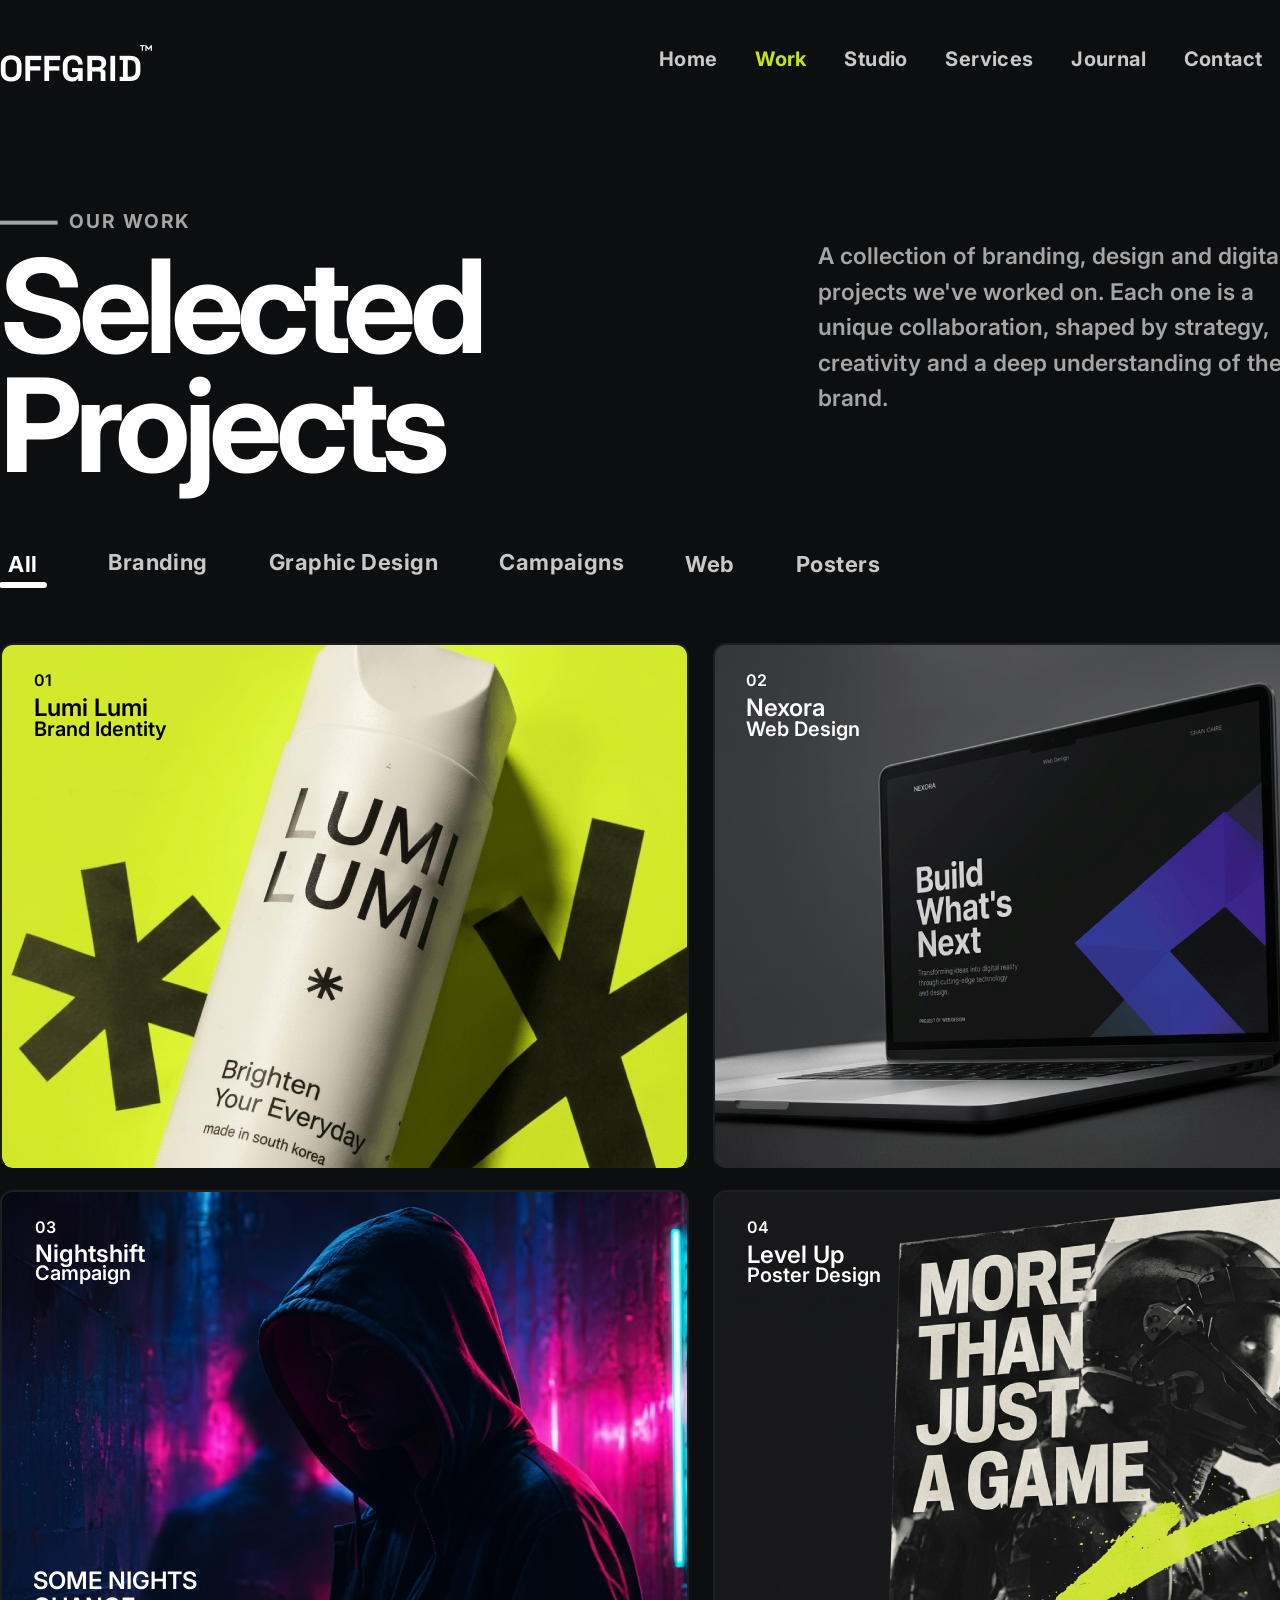
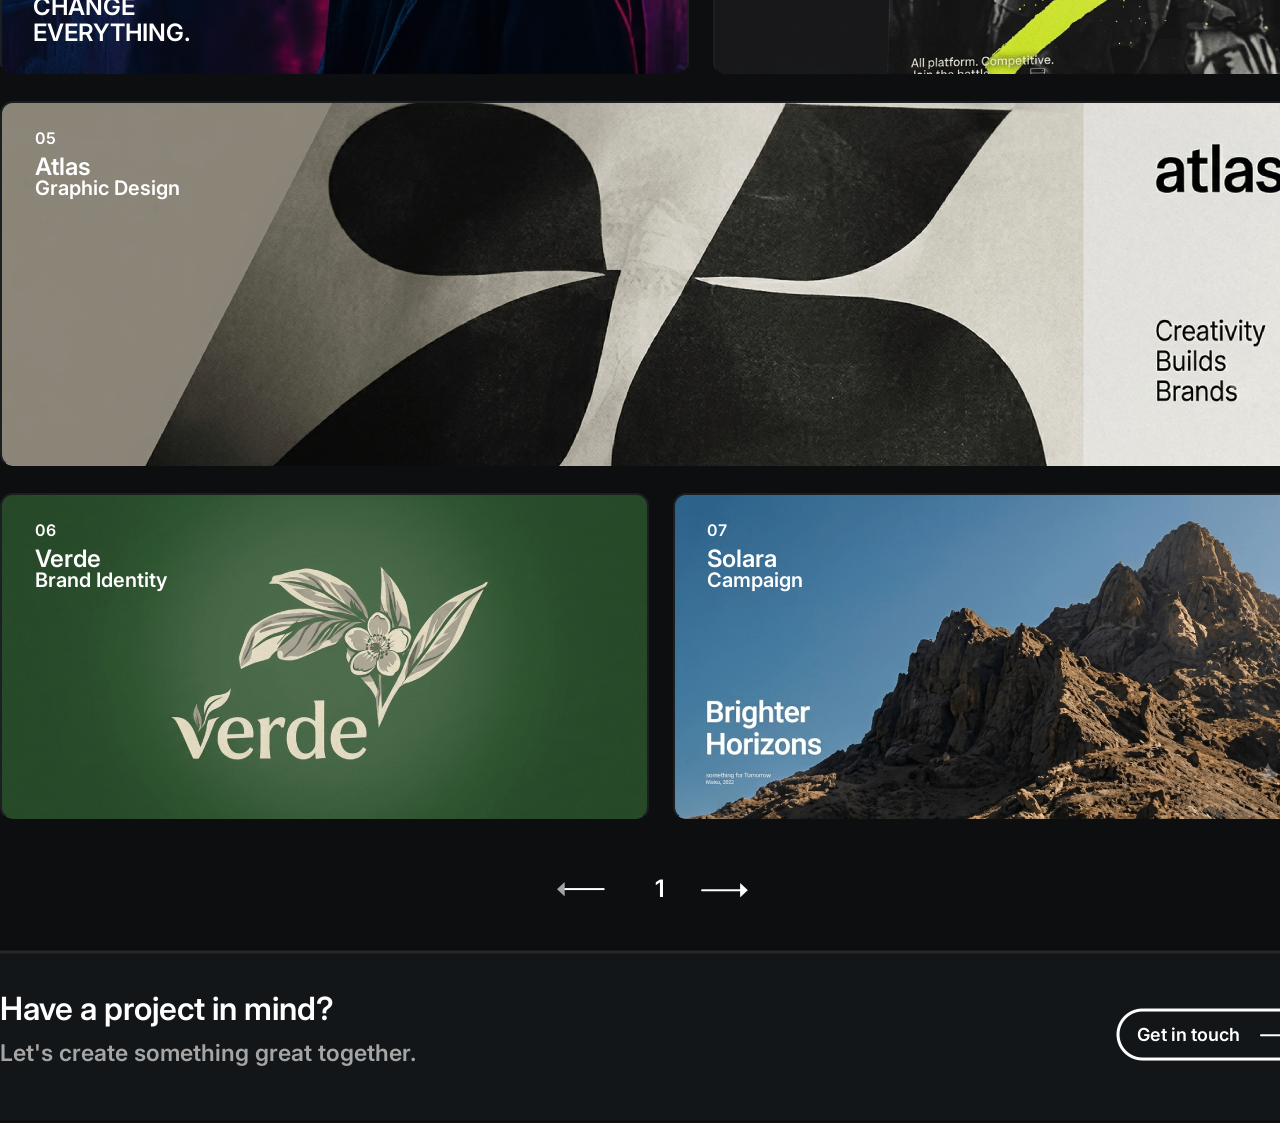
<file: work/index.html>
<!doctype html>
<html>
  <head>
    <title>OFFGRID</title>
    <meta charset="UTF-8">
    <meta name="description" content="We're a creative studio built on curiosity, collaboration and a love for bold ideas.Our studio brings together designers, strategists and makers to create work that moves people and builds brands.">
    <meta name="keywords" content="offgrid, creative studio, design, branding, digital experiences, collaboration, curiosity, bold ideas">
    <meta name="viewport" content="width=device-width,initial-scale=1">
    <meta http-equiv="X-UA-Compatible" content="IE=Edge">
    <link rel="stylesheet" href="style.css"> 
    <!--[if IE 6]>
	<style type="text/css">
		* html .group {
			height: 1%;
		}
	</style>
  <![endif]--> 
    <!--[if IE 7]>
	<style type="text/css">
		*:first-child+html .group {
			min-height: 1px;
		}
	</style>
  <![endif]--> 
    <!--[if lt IE 9]> 
	<script src="https://cdnjs.cloudflare.com/ajax/libs/html5shiv/3.7.3/html5shiv.min.js"></script> 
  <![endif]--> 
    <link rel="stylesheet" href="https://fonts.googleapis.com/css?family=Inter:100,200,300,regular,500,600,700,800,900,100italic,200italic,300italic,italic,500italic,600italic,700italic,800italic,900italic&amp;subset=cyrillic,cyrillic-ext,greek,greek-ext,latin,latin-ext,vietnamese">
    <link rel="stylesheet" href="https://fonts.googleapis.com/css?family=Space+Grotesk:300,regular,500,600,700&amp;subset=latin,latin-ext,vietnamese">
    <script src="https://ajax.googleapis.com/ajax/libs/jquery/3.2.1/jquery.min.js"></script>
    <script src="js/match-height.js"></script> 
    <script>
		$(function () {
			$('.match-height-bootstrap-row > * > *').matchHeight();
			$('.match-height > *').matchHeight();
		})
	</script>
  </head>
  <body>
    <div class="work">
      <div class="l-constrained">
        <div class="navbar-copy group">
          <div class="logo group">
            <img class="shape-1" src="images/shape_1.png" alt="" width="12" height="6">
            <a href="../index.html">
              <p class="offgrid">Offgrid</p>
            </a>
          </div>
          <div class="pages group">
            <a href="../index.html">
              <p class="home">Home</p>
            </a>
            <a href="../work/index.html">
              <p class="work-2">Work</p>
            </a>
            <a href="../studio/index.html">
              <p class="studio">Studio</p>
            </a>
            <a href="../services/index.html">
              <p class="services">Services</p>
            </a>
            <a href="../journal/index.html">
              <p class="journal">Journal</p>
            </a>
            <a href="../contact/index.html">
              <p class="contact">Contact</p>
            </a>
          </div>
        </div>
        <div class="maintext group">
          <div class="col">
            <div class="folder-5 group">
              <img class="color-fill-2" src="images/color_fill_2.png" alt="" width="59" height="5">
              <p class="text">OUR WORK</p>
            </div>
            <p class="text-2">Selected<br>Projects</p>
          </div>
          <p class="text-3">A collection of branding, design and digital projects we've worked on. Each one is a unique collaboration, shaped by strategy, creativity and a deep understanding of the brand.</p>
        </div>
        <div class="filters group">
          <div class="folder-11">
            <p class="all">All</p>
            <img class="shape-5" src="images/shape_5.png" alt="" width="48" height="6">
          </div>
          <p class="branding">Branding</p>
          <p class="text-4">Graphic Design</p>
          <p class="campaigns">Campaigns</p>
          <p class="web">Web</p>
          <p class="posters">Posters</p>
        </div>
        <div class="row match-height group">
          <div class="col-2">
            <div class="wrapper-8">
              <img class="shape-6" src="images/shape_6.png" alt="">
              <div class="shape-6-copy-5-holder">
                <div class="folder-13">
                  <p class="text-5">01</p>
                  <p class="text-6">Lumi Lumi</p>
                  <p class="text-7">Brand Identity</p>
                </div>
              </div>
            </div>
            <div class="wrapper-9">
              <div class="shape-6-copy-2-holder">
                <p class="text-8">Some Nights<br>Change<br>Everything.</p>
              </div>
              <div class="shape-6-copy-7-holder">
                <div class="folder-13-copy-2">
                  <p class="text-9">03</p>
                  <p class="nightshift">Nightshift</p>
                  <p class="campaign">Campaign</p>
                </div>
              </div>
            </div>
          </div>
          <div class="col-3">
            <div class="wrapper-10">
              <img class="shape-6-copy" src="images/shape_6_copy.png" alt="">
              <div class="shape-6-copy-6-holder">
                <div class="folder-13-copy">
                  <p class="text-10">02</p>
                  <p class="nexora">Nexora</p>
                  <p class="text-11">Web Design</p>
                </div>
              </div>
            </div>
            <div class="wrapper-11">
              <img class="shape-6-copy-3" src="images/shape_6_copy_3.png" alt="">
              <div class="shape-6-copy-8-holder">
                <div class="folder-13-copy-3">
                  <p class="text-12">04</p>
                  <p class="text-13">Level Up</p>
                  <p class="text-14">Poster Design</p>
                </div>
              </div>
            </div>
          </div>
        </div>
        <div class="wrapper-2">
          <img class="shape-6-copy-4" src="images/shape_6_copy_4.png" alt="">
          <div class="shape-6-copy-9-holder">
            <div class="folder-13-copy-4">
              <p class="text-15">05</p>
              <p class="atlas">Atlas</p>
              <p class="text-16">Graphic Design</p>
            </div>
          </div>
        </div>
        <div class="row-2 match-height group">
          <div class="wrapper-6">
            <img class="shape-8" src="images/shape_8.png" alt="">
            <div class="shape-8-copy-2-holder">
              <div class="folder-13-copy-5">
                <p class="text-17">06</p>
                <p class="verde">Verde</p>
                <p class="text-18">Brand Identity</p>
              </div>
            </div>
          </div>
          <div class="wrapper-7">
            <img class="shape-8-copy" src="images/shape_8_copy.png" alt="">
            <div class="shape-8-copy-3-holder">
              <div class="folder-13-copy-6">
                <p class="text-19">07</p>
                <p class="solara">Solara</p>
                <p class="campaign-2">Campaign</p>
              </div>
            </div>
          </div>
        </div>
        <div class="pageno group">
          <div class="folder-3-copy-6">
            <img class="color-fill-3" src="images/color_fill_3_2.png" alt="" width="45" height="3">
            <img class="layer-1" src="images/layer_1_2.png" alt="" width="8" height="15">
          </div>
          <p class="text-20">1</p>
          <div class="folder-3-copy-7">
            <img class="color-fill-3-2" src="images/color_fill_3.png" alt="" width="44" height="3">
            <img class="layer-1-2" src="images/layer_1.png" alt="" width="8" height="15">
          </div>
        </div>
      </div>
      <div class="footer">
        <div class="l-constrained-2 group">
          <div class="folder-12">
            <p class="text-21">Have a project in mind?</p>
            <p class="text-22">Let's create something great together.</p>
          </div>
          <div class="get-in-touch">
            <a href="../contact/index.html" >
              <img class="color-fill-3-3" src="images/color_fill_3_3.png" alt="" width="35" height="3">
              <img class="layer-1-3" src="images/layer_1.png" alt="" width="8" height="15">
              <div class="shape-10-holder">
                <p class="text-23">Get in touch</p>
              </div>
            </a>
          </div>
        </div>
      </div>
    </div>
  </body>
</html>
</file>
<file: style.css>
@charset "UTF-8";
/**
* Eric Meyer's Reset CSS v2.0
*/
html, body, div, span, applet, object, iframe,
h1, h2, h3, h4, h5, h6, p, blockquote, pre,
a, abbr, acronym, address, big, cite, code,
del, dfn, em, img, ins, kbd, q, s, samp,
small, strike, strong, sub, sup, tt, var,
b, u, i, center,
dl, dt, dd, ol, ul, li,
fieldset, form, label, legend,
table, caption, tbody, tfoot, thead, tr, th, td,
article, aside, canvas, details, embed,
figure, figcaption, footer, header,
menu, nav, output, ruby, section, summary,
time, mark, audio, video, input, textarea {
  margin: 0;
  padding: 0;
  border: 0;
  font: inherit;
  font-size: 100%;
  vertical-align: baseline;
}

/* HTML5 display-role reset for older browsers */
article, aside, details, figcaption, figure,
footer, header, menu, nav, section, time {
  display: block;
}

body {
  line-height: 1;
  color: black;
  background: white;
}

a {
  color: inherit;
  text-decoration: none;
}

ol, ul {
  list-style: none;
}

blockquote, q {
  quotes: none;
}

blockquote:before, blockquote:after,
q:before, q:after {
  content: '';
  content: none;
}

table {
  border-collapse: collapse;
  border-spacing: 0;
}

/* meyerweb css reset end */

textarea:focus, input:focus {
  outline: 0;
}

input {
  border-width: 0;
}

em {
  font-style: italic;
}

h1, h2, h3, h4, h5, h6 {
  font-weight: bold;
  margin-top: 0;
  margin-bottom: 0;
}

.group:before,
.group:after {
  content: " ";
  display: table;
}

.group:after {
  clear: both;
}

.group {
  zoom: 1; /* ie 6/7 */
}

embed,
img,
object,
video {
  max-width: 100%;
}
sup {
  font-size: 58.3%;
  vertical-align: text-top;
}
sub {
  font-size: 58.3%;
  vertical-align: text-bottom;
}
.no-space-between-inline-blocks {
  *letter-spacing: normal; /*reset IE < 8*/
  letter-spacing: -0.31em; /*webkit*/
  word-spacing: -0.43em; /*IE < 8 && gecko*/
}
/*restore spacing on inner elements*/
.no-space-between-inline-blocks > * {
  letter-spacing: normal;
  word-spacing: normal;
}
.displace {
  left: -5000px;
  position: absolute;
}
html {
  -webkit-box-sizing: border-box;
  -moz-box-sizing: border-box;
  box-sizing: border-box;
}
*,
*:after,
*:before {
  -webkit-box-sizing: inherit;
  -moz-box-sizing: inherit;
  box-sizing: inherit;
}
html {
  font-size: 16px;
}
body {
  min-width: 1320px;
  color: #ffffff;
  font-family: Inter, sans-serif;
  font-size: 1.125rem; /* 18px / 16px = 1.125rem */
  font-style: normal;
  font-weight: normal;
  letter-spacing: 0;
  text-decoration: none;
}
body {
  float: none;
  height: auto;
  margin: 0 auto;
  position: relative;
  width: 100%; /* 1440px / 1440px = 100% */
}
.home {
  padding: 41px 0 20px;
  position: relative;
  background: #0d0e10 center 0;
  background-position: center top;
  -webkit-background-size: cover;
  -moz-background-size: cover;
  -o-background-size: cover;
  background-size: cover;
}
.l-constrained {
  margin: 0 auto;
  position: relative;
  width: 1320px;
}
.navbar {
  position: relative;
  width: 1320px;
}
.logo {
  float: left;
  position: relative;
  width: 153px;
}
.shape-1 {
  float: right;
  margin: 4px 0 0;
}
.offgrid {
  font-family: 'Space Grotesk', sans-serif;
  font-size: 2.25rem; /* 36px / 16px = 2.25rem */
  font-weight: bold;
  text-transform: uppercase;
}
.pages {
  float: right;
  margin: 7px 0 0;
  position: relative;
  width: 661px;
}
.pages > * {
  float: left;
  margin: 0 37.59px 0 0;
}
.pages > *:last-child {
  margin-right: 0 !important;
}
.home-2 {
  color: #c5e319;
  font-size: 1.25rem; /* 20px / 16px = 1.25rem */
  font-weight: bold;
  letter-spacing: 0.02em;
  margin-top: 1px !important;
}
.work {
  color: #c8c8c8;
  font-size: 1.25rem; /* 20px / 16px = 1.25rem */
  font-weight: bold;
  letter-spacing: 0.02em;
  margin-top: 1px !important;
}
.studio {
  color: #c8c8c8;
  font-size: 1.25rem; /* 20px / 16px = 1.25rem */
  font-weight: bold;
  letter-spacing: 0.02em;
  margin-top: 1px !important;
}
.services {
  color: #c8c8c8;
  font-size: 1.25rem; /* 20px / 16px = 1.25rem */
  font-weight: bold;
  letter-spacing: 0.02em;
  margin-top: 1px !important;
}
.journal {
  color: #c8c8c8;
  font-size: 1.25rem; /* 20px / 16px = 1.25rem */
  font-weight: bold;
  letter-spacing: 0.02em;
  margin-top: 1px !important;
}
.contact {
  color: #c8c8c8;
  font-size: 1.25rem; /* 20px / 16px = 1.25rem */
  font-weight: bold;
  letter-spacing: 0.02em;
  margin-top: 1px !important;
}
.row-4 {
  margin: 65px 0 0;
  position: relative;
  width: 1320px;
}
.folder-1 {
  float: left;
  position: relative;
  width: 545px;
}
.folder-5 {
  position: relative;
}
.color-fill-2 {
  float: left;
  margin: 8px 11px 0 0;
}
.text {
  color: #a5a5a5;
  font-size: 1.199541rem; /* 19.19px / 16px = 1.199375rem */
  font-weight: bold;
  letter-spacing: 0.1em;
}
.text-2 {
  margin: 21px 0 0;
  font-size: 8.636698rem; /* 138.19px / 16px = 8.636875rem */
  font-weight: 800;
  line-height: 118.9945px;
  text-transform: uppercase;
}
.text-3 {
  margin: 1px 0 0;
  font-size: 1.439449rem; /* 23.03px / 16px = 1.439375rem */
  font-weight: 600;
  line-height: 35.50642px;
}
.folder-4 {
  margin: 48px 0 0;
  position: relative;
}
.text-4 {
  float: left;
  margin: 0 10px 0 0;
  width: 166px;
  font-size: 1.199541rem; /* 19.19px / 16px = 1.199375rem */
  font-weight: 600;
}
.folder-3 {
  float: left;
  height: 15px;
  margin: 3px 0 0;
  position: relative;
  width: 49px;
}
.color-fill-3 {
  left: 50%;
  position: absolute;
  top: 6px;
  margin-left: -24.5px;
}
.layer-1 {
  left: 50%;
  position: absolute;
  top: 0;
  margin-left: 15.5px;
}
.col-7 {
  float: right;
  margin: 1px 0 0;
  min-height: 672px;
  padding: 486px 0 45px;
  position: relative;
  width: 712px;
  background: url(images/gemini_generated_image_pk.png) no-repeat;
}
.text-5 {
  margin: 0 0 0 551px;
  color: #a5a5a5;
  font-family: Roboto, sans-serif;
  font-weight: 500;
  line-height: 32px;
  text-transform: uppercase;
}
.color-fill-2-copy {
  display: block;
  margin: 8px 0 0 551px;
  position: relative;
}
.group-2 {
  margin: 100px 0 0;
  position: relative;
}
.col-2 {
  float: left;
  margin: 0 213px 0 0;
  position: relative;
  width: 543px;
}
.folder-6 {
  position: relative;
}
.text-6 {
  float: left;
  font-size: 1.25rem; /* 20px / 16px = 1.25rem */
  font-weight: 600;
}
.color-fill-3-copy {
  float: left;
  margin: 8px 0 0 25px;
}
.text-7 {
  float: left;
  margin: 0 0 0 9px;
  font-size: 1.25rem; /* 20px / 16px = 1.25rem */
  font-weight: 600;
}
.text-8 {
  margin: 15px 0 0;
  width: 543px;
  font-size: 3.25rem; /* 52px / 16px = 3.25rem */
  font-weight: 500;
  letter-spacing: -0.04em;
  line-height: 58px;
}
.folder-7 {
  float: left;
  margin: 59px 0 0;
  position: relative;
  width: 377px;
}
.text-9 {
  margin: 0 0 0 1px;
  width: 376px;
  font-size: 1.439449rem; /* 23.03px / 16px = 1.439375rem */
  font-weight: 600;
  line-height: 34px;
}
.viewall {
  margin: 43px 0 0;
  position: relative;
}
.text-10 {
  float: left;
  margin: 0 15px 0 0;
  width: 134px;
  font-size: 1.199541rem; /* 19.19px / 16px = 1.199375rem */
  font-weight: 600;
}
.folder-3-2 {
  float: left;
  height: 15px;
  margin: 4px 0 0;
  position: relative;
  width: 49px;
}
.color-fill-3-2 {
  left: 50%;
  position: absolute;
  top: 6px;
  margin-left: -24.5px;
}
.layer-1-2 {
  left: 50%;
  position: absolute;
  top: 0;
  margin-left: 15.5px;
}
.outline {
  height: 852px;
  margin: 30px 0 0 2px;
  position: relative;
  width: 1318px;
}
.folder-11 {
  left: 50%;
  padding: 0 0 105px;
  position: absolute;
  top: 478px;
  width: 432px;
  background: url(images/shape_2.png) no-repeat;
  margin-left: -658px;
}
.gemini_generated_image_spafbpspafbpspaf {
  display: block;
}
.folder-12 {
  left: 50%;
  padding: 0 0 105px;
  position: absolute;
  top: 478px;
  width: 432px;
  background: url(images/shape_2_copy.png) no-repeat;
  margin-left: -216px;
}
.gemini_generated_image_ejsv0sejsv0sejsv {
  display: block;
}
.folder-13 {
  left: 50%;
  padding: 0 0 105px;
  position: absolute;
  top: 478px;
  width: 432px;
  background: url(images/shape_2_copy_2.png) no-repeat;
  margin-left: 225px;
}
.gemini_generated_image_ykrwykrwykrwykrw {
  display: block;
}
.folder-14 {
  left: 50%;
  position: absolute;
  top: 1px;
  width: 553px;
  background: url(images/shape_3.png) no-repeat;
  margin-left: -658px;
}
.gemini_generated_image_b3b04qb3b04qb3b0 {
  display: block;
}
.folder-15 {
  left: 50%;
  padding: 0 0 105px;
  position: absolute;
  top: 1px;
  width: 448px;
  background: url(images/shape_4.png) no-repeat;
  margin-left: -97px;
}
.gemini_generated_image_7bkjb67bkjb67bkj {
  display: block;
}
.folder-16 {
  left: 50%;
  padding: 0 0 106px;
  position: absolute;
  top: 1px;
  width: 293px;
  background: #121417;
  margin-left: 365px;
}
.gemini_generated_image_ac1groac1groac1g {
  display: block;
}
.shape-2-copy-3-holder {
  left: 50%;
  padding: 288px 18px 26px;
  position: absolute;
  top: 477px;
  width: 434px;
  background: url(images/shape_2_copy_3.png) no-repeat;
  margin-left: -659px;
}
.folder-9-copy-4 {
  margin: 0 auto;
  position: relative;
  right: 133px;
  width: 132px;
}
.campaign {
  color: #a5a5a5;
  font-size: 1.375rem; /* 22px / 16px = 1.375rem */
  font-weight: 600;
}
.nightshift {
  margin: 7px 0 0;
  font-size: 1.625rem; /* 26px / 16px = 1.625rem */
  font-weight: 600;
}
.shape-2-copy-4-holder {
  left: 50%;
  padding: 288px 15px 26px;
  position: absolute;
  top: 477px;
  width: 434px;
  background: url(images/shape_2_copy_4.png) no-repeat;
  margin-left: -217px;
}
.folder-9-copy-3 {
  margin: 0 auto;
  position: relative;
  right: 132.5px;
  width: 139px;
}
.text-11 {
  margin: 0 0 0 3px;
  color: #a5a5a5;
  font-size: 1.375rem; /* 22px / 16px = 1.375rem */
  font-weight: 600;
}
.joypad {
  margin: 8px 0 0;
  font-size: 1.625rem; /* 26px / 16px = 1.625rem */
  font-weight: 600;
}
.shape-2-copy-5-holder {
  left: 50%;
  padding: 288px 19px 26px;
  position: absolute;
  top: 477px;
  width: 434px;
  background: url(images/shape_2_copy_5.png) no-repeat;
  margin-left: 224px;
}
.folder-9-copy-2 {
  margin: 0 auto;
  position: relative;
  right: 120px;
  width: 156px;
}
.text-12 {
  color: #a5a5a5;
  font-size: 1.375rem; /* 22px / 16px = 1.375rem */
  font-weight: 600;
}
.text-13 {
  margin: 8px 0 0;
  font-size: 1.625rem; /* 26px / 16px = 1.625rem */
  font-weight: 600;
}
.shape-3-copy {
  left: 50%;
  position: absolute;
  top: 0;
  margin-left: -659px;
}
.shape-4-copy-2-holder {
  left: 50%;
  padding: 383px 19px 22px;
  position: absolute;
  top: 0;
  width: 450px;
  background: url(images/shape_4_copy_2.png) no-repeat;
  margin-left: -98px;
}
.folder-9 {
  margin: 0 auto;
  position: relative;
  right: 126.5px;
  width: 159px;
}
.text-14 {
  color: #a5a5a5;
  font-size: 1.375rem; /* 22px / 16px = 1.375rem */
  font-weight: 600;
}
.text-15 {
  margin: 8px 0 0;
  font-size: 1.625rem; /* 26px / 16px = 1.625rem */
  font-weight: 600;
}
.shape-4-copy-3-holder {
  left: 50%;
  padding: 383px 18px 22px;
  position: absolute;
  top: 0;
  width: 295px;
  background: url(images/shape_4_copy_3.png) no-repeat;
  margin-left: 364px;
}
.folder-9-copy {
  margin: 0 auto;
  position: relative;
  right: 44px;
  width: 171px;
}
.text-16 {
  color: #a5a5a5;
  font-size: 1.375rem; /* 22px / 16px = 1.375rem */
  font-weight: 600;
}
.text-17 {
  margin: 8px 0 0;
  font-size: 1.625rem; /* 26px / 16px = 1.625rem */
  font-weight: 600;
}
.folder-10 {
  left: 50%;
  position: absolute;
  top: 416px;
  width: 932px;
  margin-left: -303px;
}
.row {
  left: 288.5px;
  margin: 0 auto;
  position: relative;
  width: 355px;
}
.folder-3-copy {
  float: left;
  height: 15px;
  position: relative;
  width: 49px;
}
.color-fill-3-3 {
  left: 50%;
  position: absolute;
  top: 6px;
  margin-left: -24.5px;
}
.layer-1-3 {
  left: 50%;
  position: absolute;
  top: 0;
  margin-left: 15.5px;
}
.folder-3-copy-2 {
  float: right;
  height: 15px;
  position: relative;
  width: 49px;
}
.color-fill-3-4 {
  left: 50%;
  position: absolute;
  top: 6px;
  margin-left: -24.5px;
}
.layer-1-4 {
  left: 50%;
  position: absolute;
  top: 0;
  margin-left: 15.5px;
}
.row-2 {
  margin: 372px 0 0;
  position: relative;
}
.row-2 > * {
  float: left;
  margin: 0 392.3px 0 0;
}
.row-2 > *:last-child {
  margin-right: 0 !important;
}
.folder-3-copy-5 {
  height: 15px;
  position: relative;
  width: 49px;
}
.color-fill-3-5 {
  left: 50%;
  position: absolute;
  top: 6px;
  margin-left: -24.5px;
}
.layer-1-5 {
  left: 50%;
  position: absolute;
  top: 0;
  margin-left: 15.5px;
}
.folder-3-copy-4 {
  height: 15px;
  position: relative;
  width: 49px;
}
.color-fill-3-6 {
  left: 50%;
  position: absolute;
  top: 6px;
  margin-left: -24.5px;
}
.layer-1-6 {
  left: 50%;
  position: absolute;
  top: 0;
  margin-left: 15.5px;
}
.folder-3-copy-3 {
  height: 15px;
  position: relative;
  width: 49px;
}
.color-fill-3-7 {
  left: 50%;
  position: absolute;
  top: 6px;
  margin-left: -24.5px;
}
.layer-1-7 {
  left: 50%;
  position: absolute;
  top: 0;
  margin-left: 15.5px;
}
.color-fill-4 {
  display: block;
  margin: 68px -4px 0 -3px;
  position: relative;
}
.row-3 {
  margin: 55px -1px 0 0;
  position: relative;
}
.group-3 {
  float: left;
  margin: 0 123px 0 0;
  position: relative;
  width: 896px;
}
.col {
  float: left;
  margin: 5px 0 0;
  position: relative;
  width: 336px;
}
.folder-6-copy {
  position: relative;
}
.text-18 {
  float: left;
  font-size: 1.25rem; /* 20px / 16px = 1.25rem */
  font-weight: 600;
}
.color-fill-3-copy-2 {
  float: left;
  margin: 8px 0 0 20px;
}
.text-19 {
  float: left;
  margin: 0 0 0 8px;
  font-size: 1.25rem; /* 20px / 16px = 1.25rem */
  font-weight: 600;
}
.text-20 {
  margin: 15px 0 0;
  font-size: 3.25rem; /* 52px / 16px = 3.25rem */
  font-weight: 500;
  letter-spacing: -0.04em;
  line-height: 58px;
}
.folder-7-copy {
  float: right;
  position: relative;
  width: 349px;
}
.text-21 {
  margin: 0 0 0 1px;
  width: 348px;
  color: #a5a5a5;
  font-weight: 600;
  line-height: 28px;
}
.viewall-2 {
  margin: 33px 0 0;
  position: relative;
}
.text-22 {
  float: left;
  margin: 0 17px 0 0;
  width: 114px;
  color: #a5a5a5;
  font-size: 1.199541rem; /* 19.19px / 16px = 1.199375rem */
  font-weight: 600;
}
.folder-3-3 {
  float: left;
  height: 15px;
  margin: 3px 0 0;
  position: relative;
  width: 49px;
}
.color-fill-3-8 {
  left: 50%;
  position: absolute;
  top: 6px;
  margin-left: -24.5px;
}
.layer-1-8 {
  left: 50%;
  position: absolute;
  top: 0;
  margin-left: 15.5px;
}
.gemini_generated_image_uuil15uuil15uuil {
  float: left;
  margin: 7px 0 0;
}
.footer {
  margin: 47px 0 0;
  position: relative;
  width: 1320px;
}
.logo-copy {
  float: left;
  position: relative;
  width: 153px;
}
.shape-1-2 {
  float: right;
  margin: 4px 0 0;
}
.offgrid-2 {
  font-family: 'Space Grotesk', sans-serif;
  font-size: 2.25rem; /* 36px / 16px = 2.25rem */
  font-weight: bold;
  text-transform: uppercase;
}
.folder-8 {
  float: right;
  margin: 13px 0 0;
  position: relative;
  width: 436px;
}
.text-23 {
  float: left;
  margin: 3px 0 0;
  font-size: 0.603422rem; /* 9.65px / 16px = 0.603125rem */
  font-weight: 600;
  letter-spacing: 0.01em;
  text-transform: uppercase;
}
.google {
  float: left;
  margin: 0 0 0 32px;
}
.netflix {
  float: left;
  margin: 0 0 0 34px;
}
.adobe {
  float: left;
  margin: 0 0 0 34px;
  font-size: 1.086159rem; /* 17.38px / 16px = 1.08625rem */
  font-weight: 600;
  letter-spacing: 0.01em;
}
.uber {
  float: left;
  margin: 0 0 0 24px;
}
</file>
<file: contact/style.css>
@charset "UTF-8";
/**
* Eric Meyer's Reset CSS v2.0
*/
html, body, div, span, applet, object, iframe,
h1, h2, h3, h4, h5, h6, p, blockquote, pre,
a, abbr, acronym, address, big, cite, code,
del, dfn, em, img, ins, kbd, q, s, samp,
small, strike, strong, sub, sup, tt, var,
b, u, i, center,
dl, dt, dd, ol, ul, li,
fieldset, form, label, legend,
table, caption, tbody, tfoot, thead, tr, th, td,
article, aside, canvas, details, embed,
figure, figcaption, footer, header,
menu, nav, output, ruby, section, summary,
time, mark, audio, video, input, textarea {
  margin: 0;
  padding: 0;
  border: 0;
  font: inherit;
  font-size: 100%;
  vertical-align: baseline;
}

/* HTML5 display-role reset for older browsers */
article, aside, details, figcaption, figure,
footer, header, menu, nav, section, time {
  display: block;
}

body {
  line-height: 1;
  color: black;
  background: white;
}

a {
  color: inherit;
  text-decoration: none;
}

ol, ul {
  list-style: none;
}

blockquote, q {
  quotes: none;
}

blockquote:before, blockquote:after,
q:before, q:after {
  content: '';
  content: none;
}

table {
  border-collapse: collapse;
  border-spacing: 0;
}

/* meyerweb css reset end */

textarea:focus, input:focus {
  outline: 0;
}

input {
  border-width: 0;
}

em {
  font-style: italic;
}

h1, h2, h3, h4, h5, h6 {
  font-weight: bold;
  margin-top: 0;
  margin-bottom: 0;
}

.group:before,
.group:after {
  content: " ";
  display: table;
}

.group:after {
  clear: both;
}

.group {
  zoom: 1; /* ie 6/7 */
}

embed,
img,
object,
video {
  max-width: 100%;
}
sup {
  font-size: 58.3%;
  vertical-align: text-top;
}
sub {
  font-size: 58.3%;
  vertical-align: text-bottom;
}
.no-space-between-inline-blocks {
  *letter-spacing: normal; /*reset IE < 8*/
  letter-spacing: -0.31em; /*webkit*/
  word-spacing: -0.43em; /*IE < 8 && gecko*/
}
/*restore spacing on inner elements*/
.no-space-between-inline-blocks > * {
  letter-spacing: normal;
  word-spacing: normal;
}
.displace {
  left: -5000px;
  position: absolute;
}
html {
  -webkit-box-sizing: border-box;
  -moz-box-sizing: border-box;
  box-sizing: border-box;
}
*,
*:after,
*:before {
  -webkit-box-sizing: inherit;
  -moz-box-sizing: inherit;
  box-sizing: inherit;
}
html {
  font-size: 16px;
}
body {
  min-width: 1320px;
  color: #a5a5a5;
  font-family: Inter, sans-serif;
  font-size: 1.439449rem; /* 23.03px / 16px = 1.439375rem */
  font-style: normal;
  font-weight: normal;
  letter-spacing: 0;
  text-decoration: none;
}
body {
  float: none;
  height: auto;
  margin: 0 auto;
  position: relative;
  width: 100%; /* 1440px / 1440px = 100% */
}
.contact {
  min-height: 2449px;
  padding: 41px 0 0;
  position: relative;
  background: #0d0e10 center 0;
  background-position: center top;
  -webkit-background-size: cover;
  -moz-background-size: cover;
  -o-background-size: cover;
  background-size: cover;
}
.l-constrained {
  margin: 0 auto;
  position: relative;
  width: 1320px;
}
.navbar-copy-4 {
  position: relative;
  width: 1320px;
}
.logo {
  float: left;
  position: relative;
  width: 153px;
}
.shape-1 {
  float: right;
  margin: 4px 0 0;
}
.offgrid {
  color: #ffffff;
  font-family: 'Space Grotesk', sans-serif;
  font-size: 2.25rem; /* 36px / 16px = 2.25rem */
  font-weight: bold;
  text-transform: uppercase;
}
.pages {
  float: right;
  margin: 7px 0 0;
  position: relative;
  width: 661px;
}
.pages > * {
  float: left;
  margin: 0 37.59px 0 0;
}
.pages > *:last-child {
  margin-right: 0 !important;
}
.home {
  color: #c8c8c8;
  font-size: 1.25rem; /* 20px / 16px = 1.25rem */
  font-weight: bold;
  letter-spacing: 0.02em;
  margin-top: 1px !important;
}
.work {
  color: #c8c8c8;
  font-size: 1.25rem; /* 20px / 16px = 1.25rem */
  font-weight: bold;
  letter-spacing: 0.02em;
  margin-top: 1px !important;
}
.studio {
  color: #c8c8c8;
  font-size: 1.25rem; /* 20px / 16px = 1.25rem */
  font-weight: bold;
  letter-spacing: 0.02em;
  margin-top: 1px !important;
}
.services {
  color: #c8c8c8;
  font-size: 1.25rem; /* 20px / 16px = 1.25rem */
  font-weight: bold;
  letter-spacing: 0.02em;
  margin-top: 1px !important;
}
.journal {
  color: #c8c8c8;
  font-size: 1.25rem; /* 20px / 16px = 1.25rem */
  font-weight: bold;
  letter-spacing: 0.02em;
  margin-top: 1px !important;
}
.contact-2 {
  color: #c5e319;
  font-size: 1.25rem; /* 20px / 16px = 1.25rem */
  font-weight: bold;
  letter-spacing: 0.02em;
  margin-top: 1px !important;
}
.row-2 {
  margin: 61px 0 0;
  overflow: hidden;
  position: relative;
  width: 1320px;
}
.text {
  float: left;
  margin: 45px 0 0;
  position: relative;
  width: 521px;
}
.folder-5 {
  position: relative;
}
.color-fill-2 {
  float: left;
  margin: 8px 11px 0 0;
}
.contact-3 {
  font-size: 1.199541rem; /* 19.19px / 16px = 1.199375rem */
  font-weight: bold;
  letter-spacing: 0.1em;
}
.text-2 {
  margin: 31px 0 0;
  color: #ffffff;
  font-size: 6.75rem; /* 108px / 16px = 6.75rem */
  font-weight: bold;
  letter-spacing: -0.06em;
  line-height: 101px;
}
.text-3 {
  margin: 26px 0 0;
  font-weight: 600;
  line-height: 32px;
}
.image {
  float: right;
  min-height: 563px;
  padding: 71px 11px;
  position: relative;
  width: 707px;
  background: url(images/gemini_generated_image_lr.png) no-repeat;
}
.text-4 {
  display: block;
  left: 284px;
  margin: 0 auto;
  position: relative;
}
.arrow {
  display: block;
  left: 300.5px;
  margin: -6px auto 0;
  position: relative;
}
.divider-copy-6 {
  height: 4px;
  margin: -2px -1px 0 0;
  position: relative;
  width: 1321px;
  background-color: rgba(38, 39, 40, 0.5); /*Layer's solid color*/
}
.contact-details {
  margin: 31px 0 0;
  position: relative;
}
.contact-details > * {
  float: left;
  margin: 0 278.3px 0 0;
}
.contact-details > *:last-child {
  margin-right: 0 !important;
}
.folder-17 {
  position: relative;
  width: 215px;
  margin-top: 1px !important;
}
.email {
  display: block;
  position: relative;
}
.text-5 {
  margin: 11px 0 0;
  font-weight: 600;
  line-height: 32px;
}
.folder-16 {
  position: relative;
  width: 206px;
  margin-top: 2px !important;
}
.phone-call {
  display: block;
  position: relative;
}
.text-6 {
  margin: 12px 0 0;
  font-weight: 600;
  line-height: 32px;
}
.folder-15 {
  position: relative;
  width: 224px;
}
.pin {
  display: block;
  position: relative;
}
.text-7 {
  margin: 11px 0 0;
  font-weight: 600;
  line-height: 32px;
}
.divider-copy-7 {
  height: 4px;
  margin: 22px -1px 0 0;
  position: relative;
  width: 1321px;
  background-color: rgba(38, 39, 40, 0.5); /*Layer's solid color*/
}
.message {
  margin: 36px 0 0;
  position: relative;
  width: 1320px;
}
.row-3 {
  position: relative;
}
.text-8 {
  float: left;
  margin: 58px 0 0;
  width: 387px;
  color: #ffffff;
  font-size: 4.75rem; /* 76px / 16px = 4.75rem */
  font-weight: bold;
  letter-spacing: -0.06em;
  line-height: 70px;
}
.col-7 {
  float: right;
  position: relative;
  width: 840px;
}
.name {
  position: relative;
}
.name-2 {
  color: #ffffff;
  font-weight: 600;
}
.text-9 {
  margin: 20px 0 0;
  font-size: 1.125rem; /* 18px / 16px = 1.125rem */
  font-weight: 600;
}
.divider-copy-8 {
  display: block;
  margin: 7px 0 0;
  position: relative;
}
.email-2 {
  margin: 47px 0 0;
  position: relative;
}
.email-3 {
  color: #ffffff;
  font-weight: 600;
}
.text-10 {
  margin: 19px 0 0;
  font-size: 1.125rem; /* 18px / 16px = 1.125rem */
  font-weight: 600;
}
.divider-copy-8-2 {
  display: block;
  margin: 7px 0 0;
  position: relative;
}
.subject {
  left: 240px;
  margin: 39px auto 0;
  position: relative;
  width: 840px;
}
.row {
  position: relative;
}
.col-3 {
  float: left;
  margin: 0 654px 0 0;
  position: relative;
  width: 148px;
}
.subject-2 {
  color: #ffffff;
  font-weight: 600;
}
.text-11 {
  margin: 18px 0 0;
  font-size: 1.125rem; /* 18px / 16px = 1.125rem */
  font-weight: 600;
}
.shape-18 {
  float: left;
  margin: 51px 0 0;
}
.divider-copy-8-3 {
  display: block;
  margin: 6px 0 0;
  position: relative;
}
.message-2 {
  margin: 47px 0 0 480px;
  position: relative;
}
.message-3 {
  color: #ffffff;
  font-weight: 600;
}
.text-12 {
  margin: 18px 0 0;
  font-size: 1.125rem; /* 18px / 16px = 1.125rem */
  font-weight: 600;
}
.divider-copy-8-4 {
  display: block;
  margin: 96px 0 0;
  position: relative;
}
.send {
  height: 62px;
  left: 503px;
  margin: 46px auto 0;
  position: relative;
  width: 314px;
}
.color-fill-3 {
  left: 50%;
  position: absolute;
  top: 29px;
  margin-left: 61px;
}
.layer-1 {
  left: 50%;
  position: absolute;
  top: 23px;
  margin-left: 81px;
}
.shape-16-holder {
  left: 50%;
  min-height: 62px;
  position: absolute;
  top: 0;
  width: 314px;
  background: url(images/shape_16_3.png) no-repeat;
  margin-left: -157px;
}
.text-13 {
  margin: 0 67px;
  color: #ffffff;
  font-size: 1.199541rem; /* 19.19px / 16px = 1.199375rem */
  font-weight: 600;
  line-height: 62px;
}
.divider-copy-10 {
  height: 4px;
  margin: 36px -1px 0 0;
  position: relative;
  width: 1321px;
  background-color: rgba(38, 39, 40, 0.5); /*Layer's solid color*/
}
.location {
  margin: 53px 0 0;
  position: relative;
}
.shape-17 {
  float: left;
  margin: 0 54px 0 0;
  width: 738px;
}
.col {
  float: left;
  margin: 48px 0 0;
  position: relative;
  width: 395px;
}
.visit {
  position: relative;
}
.text-14 {
  color: #ffffff;
  font-size: 2.625rem; /* 42px / 16px = 2.625rem */
  font-weight: 600;
  letter-spacing: -0.04em;
}
.text-15 {
  margin: 20px 0 0;
  font-size: 1.25rem; /* 20px / 16px = 1.25rem */
  font-weight: 600;
  line-height: 32px;
}
.text-16 {
  margin: 54px 0 0;
  color: #ffffff;
  font-size: 1.25rem; /* 20px / 16px = 1.25rem */
  font-weight: 600;
}
.send-copy {
  height: 62px;
  margin: 44px 0 0;
  position: relative;
  width: 249px;
}
.color-fill-3-2 {
  left: 50%;
  position: absolute;
  top: 31px;
  margin-left: 59.5px;
}
.layer-1-2 {
  left: 50%;
  position: absolute;
  top: 25px;
  margin-left: 79.5px;
}
.shape-16-holder-2 {
  left: 50%;
  min-height: 62px;
  padding: 0 36px;
  position: absolute;
  top: 0;
  width: 249px;
  background: url(images/shape_16_2.png) no-repeat;
  margin-left: -124.5px;
}
.text-17 {
  color: #ffffff;
  font-size: 1.199541rem; /* 19.19px / 16px = 1.199375rem */
  font-weight: 600;
  line-height: 62px;
}
.divider-copy-9 {
  height: 4px;
  margin: 51px auto 0;
  background-color: rgba(38, 39, 40, 0.5); /*Layer's solid color*/
}
.footer {
  margin: 0 auto;
  padding: 86px 0 88px;
  position: relative;
  width: 100%; /* 1440px / 1440px = 100% */
  background: url(images/gemini_generated_image_9n.png) no-repeat center 0;
  background-position: center top;
  -webkit-background-size: cover;
  -moz-background-size: cover;
  -o-background-size: cover;
  background-size: cover;
}
.l-constrained-2 {
  margin: 0 auto;
  padding: 0 37px 0 344px;
  position: relative;
  width: 1320px;
}
.visit-2 {
  float: left;
  position: relative;
  width: 379px;
}
.text-18 {
  font-size: 1.25rem; /* 20px / 16px = 1.25rem */
  font-weight: 600;
  text-transform: uppercase;
}
.text-19 {
  margin: 26px 0 0;
  color: #ffffff;
  font-size: 3.5rem; /* 56px / 16px = 3.5rem */
  font-weight: 600;
  letter-spacing: -0.03em;
  line-height: 52px;
}
.send-copy-2 {
  float: right;
  height: 62px;
  margin: 47px 0 0;
  position: relative;
  width: 266px;
}
.color-fill-3-3 {
  left: 50%;
  position: absolute;
  top: 30px;
  margin-left: 60px;
}
.layer-1-3 {
  left: 50%;
  position: absolute;
  top: 24px;
  margin-left: 80px;
}
.shape-16-holder-3 {
  left: 50%;
  min-height: 62px;
  position: absolute;
  top: 0;
  width: 266px;
  background: url(images/shape_16.png) no-repeat;
  margin-left: -133px;
}
.text-20 {
  margin: 0 45px;
  color: #ffffff;
  font-size: 1.199541rem; /* 19.19px / 16px = 1.199375rem */
  font-weight: 600;
  line-height: 62px;
}
</file>
<file: journal/style.css>
@charset "UTF-8";
/**
* Eric Meyer's Reset CSS v2.0
*/
html, body, div, span, applet, object, iframe,
h1, h2, h3, h4, h5, h6, p, blockquote, pre,
a, abbr, acronym, address, big, cite, code,
del, dfn, em, img, ins, kbd, q, s, samp,
small, strike, strong, sub, sup, tt, var,
b, u, i, center,
dl, dt, dd, ol, ul, li,
fieldset, form, label, legend,
table, caption, tbody, tfoot, thead, tr, th, td,
article, aside, canvas, details, embed,
figure, figcaption, footer, header,
menu, nav, output, ruby, section, summary,
time, mark, audio, video, input, textarea {
  margin: 0;
  padding: 0;
  border: 0;
  font: inherit;
  font-size: 100%;
  vertical-align: baseline;
}

/* HTML5 display-role reset for older browsers */
article, aside, details, figcaption, figure,
footer, header, menu, nav, section, time {
  display: block;
}

body {
  line-height: 1;
  color: black;
  background: white;
}

a {
  color: inherit;
  text-decoration: none;
}

ol, ul {
  list-style: none;
}

blockquote, q {
  quotes: none;
}

blockquote:before, blockquote:after,
q:before, q:after {
  content: '';
  content: none;
}

table {
  border-collapse: collapse;
  border-spacing: 0;
}

/* meyerweb css reset end */

textarea:focus, input:focus {
  outline: 0;
}

input {
  border-width: 0;
}

em {
  font-style: italic;
}

h1, h2, h3, h4, h5, h6 {
  font-weight: bold;
  margin-top: 0;
  margin-bottom: 0;
}

.group:before,
.group:after {
  content: " ";
  display: table;
}

.group:after {
  clear: both;
}

.group {
  zoom: 1; /* ie 6/7 */
}

embed,
img,
object,
video {
  max-width: 100%;
}
sup {
  font-size: 58.3%;
  vertical-align: text-top;
}
sub {
  font-size: 58.3%;
  vertical-align: text-bottom;
}
.no-space-between-inline-blocks {
  *letter-spacing: normal; /*reset IE < 8*/
  letter-spacing: -0.31em; /*webkit*/
  word-spacing: -0.43em; /*IE < 8 && gecko*/
}
/*restore spacing on inner elements*/
.no-space-between-inline-blocks > * {
  letter-spacing: normal;
  word-spacing: normal;
}
.displace {
  left: -5000px;
  position: absolute;
}
html {
  -webkit-box-sizing: border-box;
  -moz-box-sizing: border-box;
  box-sizing: border-box;
}
*,
*:after,
*:before {
  -webkit-box-sizing: inherit;
  -moz-box-sizing: inherit;
  box-sizing: inherit;
}
html {
  font-size: 16px;
}
body {
  min-width: 1320px;
  color: #a5a5a5;
  font-family: Inter, sans-serif;
  font-size: 1.25rem; /* 20px / 16px = 1.25rem */
  font-style: normal;
  font-weight: normal;
  letter-spacing: 0;
  text-decoration: none;
}
body {
  float: none;
  height: auto;
  margin: 0 auto;
  position: relative;
  width: 100%; /* 1440px / 1440px = 100% */
}
.journal {
  min-height: 2755px;
  padding: 41px 0 23px;
  position: relative;
  background: #0d0e10 center 0;
  background-position: center top;
  -webkit-background-size: cover;
  -moz-background-size: cover;
  -o-background-size: cover;
  background-size: cover;
}
.l-constrained {
  margin: 0 auto;
  position: relative;
  width: 1320px;
}
.navbar-copy-5 {
  position: relative;
}
.logo {
  float: left;
  position: relative;
  width: 153px;
}
.shape-1 {
  float: right;
  margin: 4px 0 0;
}
.offgrid {
  color: #ffffff;
  font-family: 'Space Grotesk', sans-serif;
  font-size: 2.25rem; /* 36px / 16px = 2.25rem */
  font-weight: bold;
  text-transform: uppercase;
}
.pages {
  float: right;
  margin: 7px 0 0;
  position: relative;
  width: 661px;
}
.pages > * {
  float: left;
  margin: 0 37.59px 0 0;
}
.pages > *:last-child {
  margin-right: 0 !important;
}
.home {
  color: #c8c8c8;
  font-weight: bold;
  letter-spacing: 0.02em;
  margin-top: 1px !important;
}
.work {
  color: #c8c8c8;
  font-weight: bold;
  letter-spacing: 0.02em;
  margin-top: 1px !important;
}
.studio {
  color: #c8c8c8;
  font-weight: bold;
  letter-spacing: 0.02em;
  margin-top: 1px !important;
}
.services {
  color: #c8c8c8;
  font-weight: bold;
  letter-spacing: 0.02em;
  margin-top: 1px !important;
}
.journal-2 {
  color: #c5e319;
  font-weight: bold;
  letter-spacing: 0.02em;
  margin-top: 1px !important;
}
.contact {
  color: #c8c8c8;
  font-weight: bold;
  letter-spacing: 0.02em;
  margin-top: 1px !important;
}
.viewport {
  margin: 37px 0 0;
  position: relative;
}
.row {
  position: relative;
}
.text {
  float: left;
  margin: 45px 3px 0 0;
  position: relative;
  width: 585px;
}
.folder-5 {
  position: relative;
}
.color-fill-2 {
  float: left;
  margin: 7px 10px 0 0;
}
.journal-3 {
  font-size: 1.199541rem; /* 19.19px / 16px = 1.199375rem */
  font-weight: bold;
  letter-spacing: 0.1em;
}
.text-2 {
  margin: 21px 0 0;
  color: #ffffff;
  font-size: 6.75rem; /* 108px / 16px = 6.75rem */
  font-weight: 800;
  letter-spacing: -0.05em;
  line-height: 97px;
}
.text-3 {
  margin: 11px 0 0;
  width: 467px;
  font-size: 1.439449rem; /* 23.03px / 16px = 1.439375rem */
  font-weight: 600;
  line-height: 34px;
}
.wrapper-3 {
  float: left;
  height: 668px;
  position: relative;
  width: 706px;
}
.text-4 {
  left: 50%;
  position: absolute;
  top: 373px;
  margin-left: 254px;
}
.gritty-neon-collage-portrait {
  left: 50%;
  position: absolute;
  top: 0;
  margin-left: -353px;
}
.filters-search {
  margin: 44px 0 0;
  position: relative;
  width: 1320px;
}
.filters {
  float: left;
  position: relative;
  width: 706px;
}
.filters > * {
  float: left;
  margin: 0 37.59px 0 0;
}
.filters > *:last-child {
  margin-right: 0 !important;
}
.folder-11 {
  position: relative;
  width: 48px;
  margin-top: 2px !important;
}
.all {
  color: #ffffff;
  font-size: 1.375rem; /* 22px / 16px = 1.375rem */
  font-weight: bold;
  letter-spacing: 0.02em;
  text-align: center;
}
.shape-5 {
  display: block;
  margin: 7px auto 0;
}
.branding {
  color: #c8c8c8;
  font-size: 1.375rem; /* 22px / 16px = 1.375rem */
  font-weight: bold;
  letter-spacing: 0.02em;
}
.design {
  color: #c8c8c8;
  font-size: 1.375rem; /* 22px / 16px = 1.375rem */
  font-weight: bold;
  letter-spacing: 0.02em;
}
.process {
  color: #c8c8c8;
  font-size: 1.375rem; /* 22px / 16px = 1.375rem */
  font-weight: bold;
  letter-spacing: 0.02em;
  margin-top: 2px !important;
}
.culture {
  color: #c8c8c8;
  font-size: 1.375rem; /* 22px / 16px = 1.375rem */
  font-weight: bold;
  letter-spacing: 0.02em;
  margin-top: 1px !important;
}
.trends {
  color: #c8c8c8;
  font-size: 1.375rem; /* 22px / 16px = 1.375rem */
  font-weight: bold;
  letter-spacing: 0.02em;
  margin-top: 2px !important;
}
.col-3 {
  float: right;
  margin: 5px 0 0;
  position: relative;
  width: 219px;
}
.text-5 {
  font-size: 1.125rem; /* 18px / 16px = 1.125rem */
  font-weight: 500;
  letter-spacing: 0.02em;
}
.divider-copy-12 {
  height: 4px;
  margin: 3px 0 0;
  position: relative;
  background-color: rgba(165, 165, 165, 0.5); /*Layer's solid color*/
}
.shape-19 {
  float: right;
  margin: 3px 14px 0 0;
}
.divider-copy-11 {
  height: 4px;
  margin: 8px 0 0;
  background-color: rgba(38, 39, 40, 0.5); /*Layer's solid color*/
}
.articles {
  margin: 34px 0 0;
  position: relative;
}
.col {
  float: left;
  position: relative;
  width: 631px;
}
.group-2 {
  position: relative;
}
.shape-21 {
  display: block;
  position: relative;
  width: 631px;
  -webkit-border-radius: 6px;
  -moz-border-radius: 6px;
  border-radius: 6px;
}
.tag_date {
  margin: 17px 0 0;
  position: relative;
  width: 631px;
}
.shape-20 {
  float: left;
  margin: 1px 0 0;
}
.branding-2 {
  float: left;
  margin: 1px 0 0 11px;
  color: #f753d7;
  font-size: 1.125rem; /* 18px / 16px = 1.125rem */
  font-weight: bold;
}
.text-6 {
  float: right;
  font-size: 1.125rem; /* 18px / 16px = 1.125rem */
  font-weight: bold;
}
.text-7 {
  margin: 19px 0 0;
  color: #ffffff;
  font-size: 2rem; /* 32px / 16px = 2rem */
  font-weight: 500;
  letter-spacing: -0.04em;
  line-height: 30px;
}
.text-8 {
  margin: 8px 0 0;
  font-weight: 600;
  line-height: 28px;
}
.readmore {
  margin: 9px 0 0;
  position: relative;
}
.text-9 {
  float: left;
  margin: 0 2px 0 0;
  width: 106px;
  color: #ffffff;
  font-size: 1.199541rem; /* 19.19px / 16px = 1.199375rem */
  font-weight: 600;
}
.folder-3 {
  float: left;
  height: 15px;
  margin: 3px 0 0;
  position: relative;
  width: 29px;
}
.color-fill-3 {
  left: 50%;
  position: absolute;
  top: 6px;
  margin-left: -14.5px;
}
.layer-1 {
  left: 50%;
  position: absolute;
  top: 0;
  margin-left: 5.5px;
}
.group-3 {
  margin: 26px 0 0;
  position: relative;
}
.shape-21-2 {
  display: block;
  position: relative;
  width: 631px;
  -webkit-border-radius: 6px;
  -moz-border-radius: 6px;
  border-radius: 6px;
}
.tag_date-2 {
  margin: 17px 0 0;
  position: relative;
  width: 631px;
}
.shape-20-2 {
  float: left;
  margin: 1px 0 0;
}
.branding-3 {
  float: left;
  margin: 1px 0 0 11px;
  color: #4f72ec;
  font-size: 1.125rem; /* 18px / 16px = 1.125rem */
  font-weight: bold;
}
.text-10 {
  float: right;
  font-size: 1.125rem; /* 18px / 16px = 1.125rem */
  font-weight: bold;
}
.text-11 {
  margin: 18px 0 0;
  color: #ffffff;
  font-size: 2rem; /* 32px / 16px = 2rem */
  font-weight: 500;
  letter-spacing: -0.04em;
  line-height: 30px;
}
.text-12 {
  margin: 8px 0 0;
  font-weight: 600;
  line-height: 28px;
}
.readmore-2 {
  margin: 8px 0 0;
  position: relative;
}
.text-13 {
  float: left;
  margin: 0 2px 0 0;
  width: 106px;
  color: #ffffff;
  font-size: 1.199541rem; /* 19.19px / 16px = 1.199375rem */
  font-weight: 600;
}
.folder-3-2 {
  float: left;
  height: 15px;
  margin: 3px 0 0;
  position: relative;
  width: 29px;
}
.color-fill-3-2 {
  left: 50%;
  position: absolute;
  top: 6px;
  margin-left: -14.5px;
}
.layer-1-2 {
  left: 50%;
  position: absolute;
  top: 0;
  margin-left: 5.5px;
}
.group-4 {
  margin: 26px 0 0;
  position: relative;
}
.shape-21-3 {
  display: block;
  position: relative;
  width: 631px;
  -webkit-border-radius: 6px;
  -moz-border-radius: 6px;
  border-radius: 6px;
}
.tag_date-3 {
  margin: 18px 0 0;
  position: relative;
  width: 631px;
}
.shape-20-3 {
  float: left;
}
.trends-2 {
  float: left;
  margin: 0 0 0 10px;
  color: #bed345;
  font-size: 1.125rem; /* 18px / 16px = 1.125rem */
  font-weight: bold;
}
.text-14 {
  float: right;
  font-size: 1.125rem; /* 18px / 16px = 1.125rem */
  font-weight: bold;
}
.text-15 {
  margin: 13px 0 0;
  color: #ffffff;
  font-size: 2rem; /* 32px / 16px = 2rem */
  font-weight: 500;
  letter-spacing: -0.04em;
  line-height: 34px;
}
.text-16 {
  margin: 9px 0 0;
  font-weight: 600;
  line-height: 28px;
}
.readmore-3 {
  margin: 8px 0 0;
  position: relative;
}
.text-17 {
  float: left;
  margin: 0 2px 0 0;
  width: 106px;
  color: #ffffff;
  font-size: 1.199541rem; /* 19.19px / 16px = 1.199375rem */
  font-weight: 600;
}
.folder-3-3 {
  float: left;
  height: 15px;
  margin: 3px 0 0;
  position: relative;
  width: 29px;
}
.color-fill-3-3 {
  left: 50%;
  position: absolute;
  top: 6px;
  margin-left: -14.5px;
}
.layer-1-3 {
  left: 50%;
  position: absolute;
  top: 0;
  margin-left: 5.5px;
}
.col-2 {
  float: right;
  position: relative;
  width: 632px;
}
.group-5 {
  position: relative;
}
.shape-21-4 {
  display: block;
  margin: 0 0 0 1px;
  position: relative;
  width: 631px;
  -webkit-border-radius: 6px;
  -moz-border-radius: 6px;
  border-radius: 6px;
}
.tag_date-4 {
  margin: 17px 0 0 1px;
  position: relative;
  width: 631px;
}
.shape-20-4 {
  float: left;
  margin: 1px 0 0;
}
.design-2 {
  float: left;
  margin: 1px 0 0 11px;
  color: #bed345;
  font-size: 1.125rem; /* 18px / 16px = 1.125rem */
  font-weight: bold;
}
.text-18 {
  float: right;
  font-size: 1.125rem; /* 18px / 16px = 1.125rem */
  font-weight: bold;
}
.text-19 {
  margin: 18px 0 0 1px;
  color: #ffffff;
  font-size: 2rem; /* 32px / 16px = 2rem */
  font-weight: 500;
  letter-spacing: -0.04em;
  line-height: 30px;
}
.text-20 {
  margin: 8px 0 0 1px;
  font-weight: 600;
  line-height: 28px;
}
.readmore-4 {
  margin: 8px 1px 0;
  position: relative;
}
.text-21 {
  float: left;
  margin: 0 2px 0 0;
  width: 107px;
  color: #ffffff;
  font-size: 1.199541rem; /* 19.19px / 16px = 1.199375rem */
  font-weight: 600;
}
.folder-3-4 {
  float: left;
  height: 15px;
  margin: 3px 0 0;
  position: relative;
  width: 29px;
}
.color-fill-3-4 {
  left: 50%;
  position: absolute;
  top: 6px;
  margin-left: -14.5px;
}
.layer-1-4 {
  left: 50%;
  position: absolute;
  top: 0;
  margin-left: 5.5px;
}
.group-6 {
  margin: 26px 0 0;
  position: relative;
}
.shape-21-5 {
  display: block;
  margin: 0 0 0 1px;
  position: relative;
  width: 631px;
  -webkit-border-radius: 6px;
  -moz-border-radius: 6px;
  border-radius: 6px;
}
.tag_date-5 {
  margin: 17px 0 0 1px;
  position: relative;
  width: 631px;
}
.shape-20-5 {
  float: left;
  margin: 1px 0 0;
}
.culture-2 {
  float: left;
  margin: 1px 0 0 10px;
  color: #e0602e;
  font-size: 1.125rem; /* 18px / 16px = 1.125rem */
  font-weight: bold;
}
.text-22 {
  float: right;
  font-size: 1.125rem; /* 18px / 16px = 1.125rem */
  font-weight: bold;
}
.text-23 {
  margin: 18px 0 0 1px;
  color: #ffffff;
  font-size: 2rem; /* 32px / 16px = 2rem */
  font-weight: 500;
  letter-spacing: -0.04em;
  line-height: 30px;
}
.text-24 {
  margin: 8px 0 0 1px;
  font-weight: 600;
  line-height: 28px;
}
.readmore-5 {
  margin: 8px 1px 0;
  position: relative;
}
.text-25 {
  float: left;
  margin: 0 2px 0 0;
  width: 107px;
  color: #ffffff;
  font-size: 1.199541rem; /* 19.19px / 16px = 1.199375rem */
  font-weight: 600;
}
.folder-3-5 {
  float: left;
  height: 15px;
  margin: 3px 0 0;
  position: relative;
  width: 29px;
}
.color-fill-3-5 {
  left: 50%;
  position: absolute;
  top: 6px;
  margin-left: -14.5px;
}
.layer-1-5 {
  left: 50%;
  position: absolute;
  top: 0;
  margin-left: 5.5px;
}
.group-7 {
  margin: 26px 0 0;
  position: relative;
}
.shape-21-6 {
  display: block;
  margin: 0 0 0 1px;
  position: relative;
  width: 631px;
  -webkit-border-radius: 6px;
  -moz-border-radius: 6px;
  border-radius: 6px;
}
.tag_date-6 {
  margin: 18px 0 0 1px;
  position: relative;
  width: 631px;
}
.shape-20-6 {
  float: left;
}
.inspiration {
  float: left;
  margin: 0 0 0 11px;
  color: #9532e2;
  font-size: 1.125rem; /* 18px / 16px = 1.125rem */
  font-weight: bold;
}
.text-26 {
  float: right;
  font-size: 1.125rem; /* 18px / 16px = 1.125rem */
  font-weight: bold;
}
.text-27 {
  margin: 14px 0 0 1px;
  color: #ffffff;
  font-size: 2rem; /* 32px / 16px = 2rem */
  font-weight: 500;
  letter-spacing: -0.04em;
  line-height: 34px;
}
.text-28 {
  margin: 3px 0 0 1px;
  font-weight: 600;
  line-height: 28px;
}
.readmore-6 {
  margin: 12px 1px 0;
  position: relative;
}
.text-29 {
  float: left;
  margin: 0 2px 0 0;
  width: 107px;
  color: #ffffff;
  font-size: 1.199541rem; /* 19.19px / 16px = 1.199375rem */
  font-weight: 600;
}
.folder-3-6 {
  float: left;
  height: 15px;
  margin: 3px 0 0;
  position: relative;
  width: 29px;
}
.color-fill-3-6 {
  left: 50%;
  position: absolute;
  top: 6px;
  margin-left: -14.5px;
}
.layer-1-6 {
  left: 50%;
  position: absolute;
  top: 0;
  margin-left: 5.5px;
}
.divider-copy-13 {
  height: 4px;
  margin: 32px auto 0;
  background-color: rgba(38, 39, 40, 0.5); /*Layer's solid color*/
}
.footer {
  margin: 22px auto 0;
  position: relative;
  width: 1320px;
}
.logo-copy-2 {
  float: left;
  margin: 26px 0 0;
  position: relative;
  width: 153px;
}
.shape-1-2 {
  float: right;
  margin: 4px 0 0;
}
.offgrid-2 {
  color: #ffffff;
  font-family: 'Space Grotesk', sans-serif;
  font-size: 2.25rem; /* 36px / 16px = 2.25rem */
  font-weight: bold;
  text-transform: uppercase;
}
.text-30 {
  float: left;
  margin: 0 0 0 64px;
  width: 275px;
  color: #ffffff;
  font-size: 2.5rem; /* 40px / 16px = 2.5rem */
  font-weight: 600;
  letter-spacing: -0.04em;
  line-height: 44px;
}
.shape-15-holder {
  float: right;
  margin: 17px 0 0;
  min-height: 53px;
  width: 154px;
  background: url(images/shape_15.png) no-repeat;
  color: #ffffff;
  font-size: 1.125rem; /* 18px / 16px = 1.125rem */
  font-weight: 600;
  line-height: 53px;
  text-align: center;
}
.email {
  float: right;
  margin: 17px 24px 0 0;
  min-height: 53px;
  padding: 0 26px;
  width: 344px;
  background: url(images/shape_15_copy.png) no-repeat;
  font-size: 1.125rem; /* 18px / 16px = 1.125rem */
  font-weight: 600;
  letter-spacing: -0.03em;
  line-height: 53px;
}
</file>
<file: services/style.css>
@charset "UTF-8";
/**
* Eric Meyer's Reset CSS v2.0
*/
html, body, div, span, applet, object, iframe,
h1, h2, h3, h4, h5, h6, p, blockquote, pre,
a, abbr, acronym, address, big, cite, code,
del, dfn, em, img, ins, kbd, q, s, samp,
small, strike, strong, sub, sup, tt, var,
b, u, i, center,
dl, dt, dd, ol, ul, li,
fieldset, form, label, legend,
table, caption, tbody, tfoot, thead, tr, th, td,
article, aside, canvas, details, embed,
figure, figcaption, footer, header,
menu, nav, output, ruby, section, summary,
time, mark, audio, video, input, textarea {
  margin: 0;
  padding: 0;
  border: 0;
  font: inherit;
  font-size: 100%;
  vertical-align: baseline;
}

/* HTML5 display-role reset for older browsers */
article, aside, details, figcaption, figure,
footer, header, menu, nav, section, time {
  display: block;
}

body {
  line-height: 1;
  color: black;
  background: white;
}

a {
  color: inherit;
  text-decoration: none;
}

ol, ul {
  list-style: none;
}

blockquote, q {
  quotes: none;
}

blockquote:before, blockquote:after,
q:before, q:after {
  content: '';
  content: none;
}

table {
  border-collapse: collapse;
  border-spacing: 0;
}

/* meyerweb css reset end */

textarea:focus, input:focus {
  outline: 0;
}

input {
  border-width: 0;
}

em {
  font-style: italic;
}

h1, h2, h3, h4, h5, h6 {
  font-weight: bold;
  margin-top: 0;
  margin-bottom: 0;
}

.group:before,
.group:after {
  content: " ";
  display: table;
}

.group:after {
  clear: both;
}

.group {
  zoom: 1; /* ie 6/7 */
}

embed,
img,
object,
video {
  max-width: 100%;
}
sup {
  font-size: 58.3%;
  vertical-align: text-top;
}
sub {
  font-size: 58.3%;
  vertical-align: text-bottom;
}
.no-space-between-inline-blocks {
  *letter-spacing: normal; /*reset IE < 8*/
  letter-spacing: -0.31em; /*webkit*/
  word-spacing: -0.43em; /*IE < 8 && gecko*/
}
/*restore spacing on inner elements*/
.no-space-between-inline-blocks > * {
  letter-spacing: normal;
  word-spacing: normal;
}
.displace {
  left: -5000px;
  position: absolute;
}
html {
  -webkit-box-sizing: border-box;
  -moz-box-sizing: border-box;
  box-sizing: border-box;
}
*,
*:after,
*:before {
  -webkit-box-sizing: inherit;
  -moz-box-sizing: inherit;
  box-sizing: inherit;
}
html {
  font-size: 16px;
}
body {
  min-width: 1320px;
  color: #a5a5a5;
  font-family: Inter, sans-serif;
  font-size: 1.25rem; /* 20px / 16px = 1.25rem */
  font-style: normal;
  font-weight: normal;
  letter-spacing: 0;
  text-decoration: none;
}
body {
  float: none;
  height: auto;
  margin: 0 auto;
  position: relative;
  width: 100%; /* 1440px / 1440px = 100% */
}
.services {
  min-height: 2642px;
  padding: 41px 0 25px;
  position: relative;
  background: #0d0e10 center 0;
  background-position: center top;
  -webkit-background-size: cover;
  -moz-background-size: cover;
  -o-background-size: cover;
  background-size: cover;
}
.l-constrained {
  margin: 0 auto;
  position: relative;
  width: 1320px;
}
.navbar-copy-3 {
  position: relative;
  width: 1320px;
}
.logo {
  float: left;
  position: relative;
  width: 153px;
}
.shape-1 {
  float: right;
  margin: 4px 0 0;
}
.offgrid {
  color: #ffffff;
  font-family: 'Space Grotesk', sans-serif;
  font-size: 2.25rem; /* 36px / 16px = 2.25rem */
  font-weight: bold;
  text-transform: uppercase;
}
.pages {
  float: right;
  margin: 7px 0 0;
  position: relative;
  width: 661px;
}
.pages > * {
  float: left;
  margin: 0 37.59px 0 0;
}
.pages > *:last-child {
  margin-right: 0 !important;
}
.home {
  color: #c8c8c8;
  font-weight: bold;
  letter-spacing: 0.02em;
  margin-top: 1px !important;
}
.work {
  color: #c8c8c8;
  font-weight: bold;
  letter-spacing: 0.02em;
  margin-top: 1px !important;
}
.studio {
  color: #c8c8c8;
  font-weight: bold;
  letter-spacing: 0.02em;
  margin-top: 1px !important;
}
.services-2 {
  color: #c5e319;
  font-weight: bold;
  letter-spacing: 0.02em;
  margin-top: 1px !important;
}
.journal {
  color: #c8c8c8;
  font-weight: bold;
  letter-spacing: 0.02em;
  margin-top: 1px !important;
}
.contact {
  color: #c8c8c8;
  font-weight: bold;
  letter-spacing: 0.02em;
  margin-top: 1px !important;
}
.viewport {
  margin: 85px 0 0;
  position: relative;
}
.text {
  float: left;
  margin: 21px 118px 0 0;
  position: relative;
  width: 546px;
}
.folder-5 {
  margin: 0 4px;
  position: relative;
}
.color-fill-2 {
  float: left;
  margin: 8px 11px 0 0;
}
.services-3 {
  font-size: 1.199541rem; /* 19.19px / 16px = 1.199375rem */
  font-weight: bold;
  letter-spacing: 0.1em;
}
.text-2 {
  margin: 11px 0 0;
  color: #ffffff;
  font-size: 8.124999rem; /* 130px / 16px = 8.125rem */
  font-weight: bold;
  letter-spacing: -0.05em;
  line-height: 110px;
}
.text-3 {
  margin: 43px 0 0 4px;
  font-size: 1.439449rem; /* 23.03px / 16px = 1.439375rem */
  font-weight: 600;
  line-height: 32px;
}
.folder-3 {
  margin: 23px 4px 0;
  position: relative;
}
.color-fill-3-copy-2 {
  float: left;
}
.text-4 {
  float: left;
  margin: 15px 0 0 47px;
  color: #ffffff;
  font-size: 1.199541rem; /* 19.19px / 16px = 1.199375rem */
  font-weight: 600;
}
.wrapper-7 {
  float: left;
  height: 15px;
  margin: 19px 0 0 12px;
  position: relative;
  width: 42px;
}
.color-fill-3 {
  left: 50%;
  position: absolute;
  top: 6px;
  margin-left: -21px;
}
.layer-1 {
  left: 50%;
  position: absolute;
  top: 0;
  margin-left: 12px;
}
.gemini_generated_image_b4ekbkb4ekbkb4ek {
  float: left;
}
.divider-copy-4 {
  height: 4px;
  margin: 31px -1px 0 0;
  position: relative;
  width: 1321px;
  background-color: rgba(38, 39, 40, 0.5); /*Layer's solid color*/
}
.group-2 {
  margin: 67px -1px 0 0;
  position: relative;
}
.text-5 {
  position: relative;
}
.col-10 {
  float: left;
  position: relative;
  width: 421px;
}
.text-6 {
  font-size: 3.1875rem; /* 51px / 16px = 3.1875rem */
  font-weight: 500;
}
.text-7 {
  margin: 6px 0 0;
  color: #ffffff;
  font-size: 2.5rem; /* 40px / 16px = 2.5rem */
  font-weight: 500;
  letter-spacing: -0.04em;
  line-height: 44px;
}
.text-8 {
  margin: 15px 0 0;
  font-weight: 600;
  line-height: 28px;
}
.aboutus-copy {
  margin: 29px 0 0;
  position: relative;
}
.text-9 {
  float: left;
  margin: 0 11px 0 0;
  width: 113px;
  color: #ffffff;
  font-size: 1.199541rem; /* 19.19px / 16px = 1.199375rem */
  font-weight: 600;
}
.folder-3-2 {
  float: left;
  height: 15px;
  margin: 3px 0 0;
  position: relative;
  width: 35px;
}
.color-fill-3-2 {
  left: 50%;
  position: absolute;
  top: 6px;
  margin-left: -17.5px;
}
.layer-1-2 {
  left: 50%;
  position: absolute;
  top: 0;
  margin-left: 8.5px;
}
.gemini_generated_image_1xm79p1xm79p1xm7 {
  float: left;
  margin: 6px 0 0 71px;
}
.text-10 {
  float: left;
  margin: 71px 0 0 37px;
  width: 192px;
  font-size: 1.375rem; /* 22px / 16px = 1.375rem */
  font-weight: 600;
  line-height: 40px;
}
.divider-copy-5 {
  height: 4px;
  margin: 37px 0 0;
  position: relative;
  background-color: rgba(38, 39, 40, 0.5); /*Layer's solid color*/
}
.group-3 {
  margin: 37px -1px 0 0;
  position: relative;
}
.text-11 {
  position: relative;
}
.col-8 {
  float: left;
  position: relative;
  width: 393px;
}
.text-12 {
  font-size: 3.1875rem; /* 51px / 16px = 3.1875rem */
  font-weight: 500;
}
.text-13 {
  margin: 8px 0 0;
  color: #ffffff;
  font-size: 2.5rem; /* 40px / 16px = 2.5rem */
  font-weight: 500;
  letter-spacing: -0.04em;
}
.text-14 {
  margin: 18px 0 0;
  font-weight: 600;
  line-height: 28px;
}
.aboutus-copy-2 {
  margin: 29px 0 0;
  position: relative;
}
.text-15 {
  float: left;
  margin: 0 11px 0 0;
  width: 113px;
  color: #ffffff;
  font-size: 1.199541rem; /* 19.19px / 16px = 1.199375rem */
  font-weight: 600;
}
.folder-3-3 {
  float: left;
  height: 15px;
  margin: 3px 0 0;
  position: relative;
  width: 35px;
}
.color-fill-3-3 {
  left: 50%;
  position: absolute;
  top: 6px;
  margin-left: -17.5px;
}
.layer-1-3 {
  left: 50%;
  position: absolute;
  top: 0;
  margin-left: 8.5px;
}
.gemini_generated_image_tse36vtse36vtse3 {
  float: left;
  margin: 6px 0 0 99px;
}
.text-16 {
  float: left;
  margin: 68px 0 0 37px;
  width: 175px;
  font-size: 1.375rem; /* 22px / 16px = 1.375rem */
  font-weight: 600;
  line-height: 40px;
}
.divider-copy-5-2 {
  height: 4px;
  margin: 37px 0 0;
  position: relative;
  background-color: rgba(38, 39, 40, 0.5); /*Layer's solid color*/
}
.group-4 {
  margin: 37px -1px 0 0;
  position: relative;
  width: 1321px;
}
.text-17 {
  position: relative;
}
.col-6 {
  float: left;
  position: relative;
  width: 446px;
}
.text-18 {
  font-size: 3.1875rem; /* 51px / 16px = 3.1875rem */
  font-weight: 500;
}
.text-19 {
  margin: 8px 0 0;
  color: #ffffff;
  font-size: 2.5rem; /* 40px / 16px = 2.5rem */
  font-weight: 500;
  letter-spacing: -0.04em;
}
.text-20 {
  margin: 18px 0 0;
  font-weight: 600;
  line-height: 28px;
}
.aboutus-copy-3 {
  margin: 29px 0 0;
  position: relative;
}
.text-21 {
  float: left;
  margin: 0 11px 0 0;
  width: 113px;
  color: #ffffff;
  font-size: 1.199541rem; /* 19.19px / 16px = 1.199375rem */
  font-weight: 600;
}
.folder-3-4 {
  float: left;
  height: 15px;
  margin: 3px 0 0;
  position: relative;
  width: 35px;
}
.color-fill-3-4 {
  left: 50%;
  position: absolute;
  top: 6px;
  margin-left: -17.5px;
}
.layer-1-4 {
  left: 50%;
  position: absolute;
  top: 0;
  margin-left: 8.5px;
}
.gemini_generated_image_st0o58st0o58st0o {
  float: left;
  margin: 6px 0 0 46px;
}
.text-22 {
  float: left;
  margin: 68px 0 0 37px;
  width: 208px;
  font-size: 1.375rem; /* 22px / 16px = 1.375rem */
  font-weight: 600;
  line-height: 40px;
}
.divider-copy-5-3 {
  height: 4px;
  margin: 37px 0 0;
  background-color: rgba(38, 39, 40, 0.5); /*Layer's solid color*/
}
.group-5 {
  margin: 37px -1px 0 0;
  position: relative;
}
.text-23 {
  position: relative;
}
.col-4 {
  float: left;
  position: relative;
  width: 400px;
}
.text-24 {
  font-size: 3.1875rem; /* 51px / 16px = 3.1875rem */
  font-weight: 500;
}
.text-25 {
  margin: 6px 0 0;
  color: #ffffff;
  font-size: 2.5rem; /* 40px / 16px = 2.5rem */
  font-weight: 500;
  letter-spacing: -0.04em;
  line-height: 44px;
}
.text-26 {
  margin: 15px 0 0;
  font-weight: 600;
  line-height: 28px;
}
.aboutus-copy-4 {
  margin: 29px 0 0;
  position: relative;
}
.text-27 {
  float: left;
  margin: 0 11px 0 0;
  width: 113px;
  color: #ffffff;
  font-size: 1.199541rem; /* 19.19px / 16px = 1.199375rem */
  font-weight: 600;
}
.folder-3-5 {
  float: left;
  height: 15px;
  margin: 3px 0 0;
  position: relative;
  width: 35px;
}
.color-fill-3-5 {
  left: 50%;
  position: absolute;
  top: 6px;
  margin-left: -17.5px;
}
.layer-1-5 {
  left: 50%;
  position: absolute;
  top: 0;
  margin-left: 8.5px;
}
.gemini_generated_image_ns4wzkns4wzkns4w {
  float: left;
  margin: 6px 0 0 93px;
}
.text-28 {
  float: left;
  margin: 68px 0 0 37px;
  width: 208px;
  font-size: 1.375rem; /* 22px / 16px = 1.375rem */
  font-weight: 600;
  line-height: 40px;
}
.divider-copy-5-4 {
  height: 4px;
  margin: 37px 0 0;
  position: relative;
  background-color: rgba(38, 39, 40, 0.5); /*Layer's solid color*/
}
.group-6 {
  margin: 36px auto 0;
  position: relative;
}
.text-29 {
  margin: 0 auto;
  position: relative;
  width: 1320px;
}
.text-29 > * {
  float: left;
  margin: 0 38px 0 0;
}
.text-29 > *:last-child {
  margin-right: 0 !important;
}
.col-2 {
  position: relative;
  width: 453px;
}
.text-30 {
  font-size: 3.1875rem; /* 51px / 16px = 3.1875rem */
  font-weight: 500;
}
.text-31 {
  margin: 10px 0 0;
  color: #ffffff;
  font-size: 2.5rem; /* 40px / 16px = 2.5rem */
  font-weight: 500;
  letter-spacing: -0.04em;
}
.text-32 {
  margin: 21px 0 0;
  font-weight: 600;
  line-height: 28px;
}
.aboutus-copy-5 {
  margin: 29px 0 0;
  position: relative;
}
.text-33 {
  float: left;
  margin: 0 11px 0 0;
  width: 113px;
  color: #ffffff;
  font-size: 1.199541rem; /* 19.19px / 16px = 1.199375rem */
  font-weight: 600;
}
.folder-3-6 {
  float: left;
  height: 15px;
  margin: 3px 0 0;
  position: relative;
  width: 35px;
}
.color-fill-3-6 {
  left: 50%;
  position: absolute;
  top: 6px;
  margin-left: -17.5px;
}
.layer-1-6 {
  left: 50%;
  position: absolute;
  top: 0;
  margin-left: 8.5px;
}
.gemini_generated_image_ozot1cozot1cozot {
  margin-top: 6px !important;
}
.text-34 {
  width: 175px;
  font-size: 1.375rem; /* 22px / 16px = 1.375rem */
  font-weight: 600;
  line-height: 40px;
  margin-top: 69px !important;
}
.divider-copy-5-5 {
  height: 4px;
  margin: 37px auto 0;
  position: relative;
  background: rgba(38, 39, 40, 0.5) center 0;
  background-position: center top;
  -webkit-background-size: cover;
  -moz-background-size: cover;
  -o-background-size: cover;
  background-size: cover;
}
.footer {
  margin: 11px auto 0;
  position: relative;
  width: 1320px;
}
.footer > * {
  float: left;
  margin: 0 58.3px 0 0;
}
.footer > *:last-child {
  margin-right: 0 !important;
}
.logo-copy-2 {
  position: relative;
  width: 153px;
  margin-top: 32px !important;
}
.shape-1-2 {
  float: right;
  margin: 4px 0 0;
}
.offgrid-2 {
  color: #ffffff;
  font-family: 'Space Grotesk', sans-serif;
  font-size: 2.25rem; /* 36px / 16px = 2.25rem */
  font-weight: bold;
  text-transform: uppercase;
}
.text-35 {
  position: relative;
  width: 828px;
}
.text-36 {
  float: left;
  width: 322px;
  color: #ffffff;
  font-size: 2.5rem; /* 40px / 16px = 2.5rem */
  font-weight: 600;
  letter-spacing: -0.04em;
  line-height: 44px;
}
.text-37 {
  float: right;
  margin: 6px 0 0;
  width: 430px;
  font-size: 1.125rem; /* 18px / 16px = 1.125rem */
  font-weight: 600;
  letter-spacing: -0.03em;
  line-height: 28px;
}
.color-fill-3-copy-3 {
  float: right;
  margin: 6px 16px 0 0;
}
.get-in-touch {
  height: 53px;
  position: relative;
  width: 212px;
  margin-top: 23px !important;
}
.color-fill-3-7 {
  left: 50%;
  position: absolute;
  top: 25px;
  margin-left: 44px;
}
.layer-1-7 {
  left: 50%;
  position: absolute;
  top: 19px;
  margin-left: 60px;
}
.shape-15-holder {
  left: 50%;
  min-height: 53px;
  position: absolute;
  top: 0;
  width: 212px;
  background: url(images/shape_15.png) no-repeat;
  margin-left: -106px;
}
.text-38 {
  margin: 0 37px;
  color: #ffffff;
  font-size: 1.125rem; /* 18px / 16px = 1.125rem */
  font-weight: 600;
  line-height: 53px;
}
</file>
<file: studio/style.css>
@charset "UTF-8";
/**
* Eric Meyer's Reset CSS v2.0
*/
html, body, div, span, applet, object, iframe,
h1, h2, h3, h4, h5, h6, p, blockquote, pre,
a, abbr, acronym, address, big, cite, code,
del, dfn, em, img, ins, kbd, q, s, samp,
small, strike, strong, sub, sup, tt, var,
b, u, i, center,
dl, dt, dd, ol, ul, li,
fieldset, form, label, legend,
table, caption, tbody, tfoot, thead, tr, th, td,
article, aside, canvas, details, embed,
figure, figcaption, footer, header,
menu, nav, output, ruby, section, summary,
time, mark, audio, video, input, textarea {
  margin: 0;
  padding: 0;
  border: 0;
  font: inherit;
  font-size: 100%;
  vertical-align: baseline;
}

/* HTML5 display-role reset for older browsers */
article, aside, details, figcaption, figure,
footer, header, menu, nav, section, time {
  display: block;
}

body {
  line-height: 1;
  color: black;
  background: white;
}

a {
  color: inherit;
  text-decoration: none;
}

ol, ul {
  list-style: none;
}

blockquote, q {
  quotes: none;
}

blockquote:before, blockquote:after,
q:before, q:after {
  content: '';
  content: none;
}

table {
  border-collapse: collapse;
  border-spacing: 0;
}

/* meyerweb css reset end */

textarea:focus, input:focus {
  outline: 0;
}

input {
  border-width: 0;
}

em {
  font-style: italic;
}

h1, h2, h3, h4, h5, h6 {
  font-weight: bold;
  margin-top: 0;
  margin-bottom: 0;
}

.group:before,
.group:after {
  content: " ";
  display: table;
}

.group:after {
  clear: both;
}

.group {
  zoom: 1; /* ie 6/7 */
}

embed,
img,
object,
video {
  max-width: 100%;
}
sup {
  font-size: 58.3%;
  vertical-align: text-top;
}
sub {
  font-size: 58.3%;
  vertical-align: text-bottom;
}
.no-space-between-inline-blocks {
  *letter-spacing: normal; /*reset IE < 8*/
  letter-spacing: -0.31em; /*webkit*/
  word-spacing: -0.43em; /*IE < 8 && gecko*/
}
/*restore spacing on inner elements*/
.no-space-between-inline-blocks > * {
  letter-spacing: normal;
  word-spacing: normal;
}
.displace {
  left: -5000px;
  position: absolute;
}
html {
  -webkit-box-sizing: border-box;
  -moz-box-sizing: border-box;
  box-sizing: border-box;
}
*,
*:after,
*:before {
  -webkit-box-sizing: inherit;
  -moz-box-sizing: inherit;
  box-sizing: inherit;
}
html {
  font-size: 16px;
}
body {
  min-width: 1440px;
  color: #a5a5a5;
  font-family: Inter, sans-serif;
  font-size: 1.439449rem; /* 23.03px / 16px = 1.439375rem */
  font-style: normal;
  font-weight: normal;
  letter-spacing: 0;
  text-decoration: none;
}
body {
  float: none;
  height: auto;
  margin: 0 auto;
  position: relative;
  width: 100%; /* 1440px / 1440px = 100% */
}
.studio {
  min-height: 2642px;
  padding: 41px 0 19px;
  position: relative;
  z-index: 0;
  background: #0d0e10 center 0;
  background-position: center top;
  -webkit-background-size: cover;
  -moz-background-size: cover;
  -o-background-size: cover;
  background-size: cover;
}
.l-constrained {
  margin: 0 auto;
  padding: 0 40px;
  position: relative;
  width: 1440px;
  z-index: 40;
}
.navbar-copy-2 {
  margin: 0 0 0 19px;
  position: relative;
  width: 1331px;
}
.logo {
  float: left;
  position: relative;
  width: 154px;
}
.shape-1 {
  float: right;
  margin: 4px 0 0;
}
.offgrid {
  color: #ffffff;
  font-family: 'Space Grotesk', sans-serif;
  font-size: 2.25rem; /* 36px / 16px = 2.25rem */
  font-weight: bold;
  text-transform: uppercase;
}
.pages {
  float: right;
  margin: 7px 0 0;
  position: relative;
  width: 671px;
}
.pages > * {
  float: left;
  margin: 0 37.59px 0 0;
}
.pages > *:last-child {
  margin-right: 0 !important;
}
.home {
  color: #c8c8c8;
  font-size: 1.25rem; /* 20px / 16px = 1.25rem */
  font-weight: bold;
  letter-spacing: 0.02em;
  margin-top: 1px !important;
}
.work {
  color: #c8c8c8;
  font-size: 1.25rem; /* 20px / 16px = 1.25rem */
  font-weight: bold;
  letter-spacing: 0.02em;
  margin-top: 1px !important;
}
.studio-2 {
  color: #c5e319;
  font-size: 1.25rem; /* 20px / 16px = 1.25rem */
  font-weight: bold;
  letter-spacing: 0.02em;
  margin-top: 1px !important;
}
.services {
  color: #c8c8c8;
  font-size: 1.25rem; /* 20px / 16px = 1.25rem */
  font-weight: bold;
  letter-spacing: 0.02em;
  margin-top: 1px !important;
}
.journal {
  color: #c8c8c8;
  font-size: 1.25rem; /* 20px / 16px = 1.25rem */
  font-weight: bold;
  letter-spacing: 0.02em;
  margin-top: 1px !important;
}
.contact {
  color: #c8c8c8;
  font-size: 1.25rem; /* 20px / 16px = 1.25rem */
  font-weight: bold;
  letter-spacing: 0.02em;
  margin-top: 1px !important;
}
.viewport {
  margin: 73px 0 0;
  position: relative;
}
.text {
  float: left;
  margin: 33px 111px 0 0;
  position: relative;
  width: 484px;
}
.folder-5 {
  margin: 0 20px;
  position: relative;
}
.color-fill-2 {
  float: left;
  margin: 8px 11px 0 0;
}
.studio-3 {
  font-size: 1.199541rem; /* 19.19px / 16px = 1.199375rem */
  font-weight: bold;
  letter-spacing: 0.1em;
}
.text-2 {
  margin: 16px 0 0;
  color: #ffffff;
  font-size: 8.124999rem; /* 130px / 16px = 8.125rem */
  font-weight: bold;
  letter-spacing: -0.05em;
  line-height: 110px;
}
.text-3 {
  margin: 36px 0 0 20px;
  width: 464px;
  font-weight: 600;
  line-height: 32px;
}
.folder-3 {
  margin: 37px 20px 0;
  position: relative;
}
.color-fill-3-copy-2 {
  float: left;
}
.text-4 {
  float: left;
  margin: 16px 0 0 46px;
  color: #ffffff;
  font-size: 1.199541rem; /* 19.19px / 16px = 1.199375rem */
  font-weight: 600;
}
.wrapper-5 {
  float: left;
  height: 15px;
  margin: 19px 0 0 11px;
  position: relative;
  width: 35px;
}
.color-fill-3 {
  left: 50%;
  position: absolute;
  top: 6px;
  margin-left: -17.5px;
}
.layer-1 {
  left: 50%;
  position: absolute;
  top: 0;
  margin-left: 8.5px;
}
.wrapper-2 {
  float: left;
  position: relative;
  width: 714px;
}
.col-4 {
  min-height: 679px;
  padding: 396px 0 172px;
  position: relative;
  width: 714px;
  background: url(images/gemini_generated_image_wi.png) no-repeat;
}
.text-5 {
  margin: 0 0 0 571px;
  font-family: Roboto, sans-serif;
  font-size: 1.125rem; /* 18px / 16px = 1.125rem */
  font-weight: 500;
  line-height: 28px;
  text-transform: uppercase;
}
.color-fill-2-copy {
  display: block;
  margin: 22px 0 0 571px;
  position: relative;
}
.divider {
  height: 4px;
  margin: 47px 0 0 20px;
  position: relative;
  width: 1321px;
  background-color: rgba(38, 39, 40, 0.5); /*Layer's solid color*/
}
.ourspace {
  margin: 68px 17px 0;
  position: relative;
}
.folder-14 {
  float: left;
  margin: 36px 110px 0 0;
  position: relative;
  width: 483px;
}
.folder-6 {
  position: relative;
}
.color-fill-3-copy {
  float: left;
  margin: 8px 9px 0 0;
}
.text-6 {
  color: #ffffff;
  font-size: 1.25rem; /* 20px / 16px = 1.25rem */
  font-weight: 600;
}
.text-7 {
  margin: 26px 0 0;
  color: #ffffff;
  font-size: 3.375rem; /* 54px / 16px = 3.375rem */
  font-weight: 600;
  letter-spacing: -0.02em;
  line-height: 58px;
}
.text-8 {
  margin: 43px 0 0 4px;
  width: 479px;
  font-weight: 600;
  line-height: 32px;
}
.image {
  float: left;
  padding: 363px 0 0;
  position: relative;
  width: 730px;
  background: url(images/gemini_generated_image_am.png) no-repeat;
}
.shape-11-holder {
  left: 253px;
  margin: 0 auto;
  padding: 14px 0 13px;
  position: relative;
  width: 224px;
  background: rgba(13, 14, 16, 0.95);
}
.viewall {
  margin: 0 auto;
  position: relative;
  width: 175px;
}
.text-9 {
  float: left;
  width: 140px;
  color: #ffffff;
  font-size: 1.199541rem; /* 19.19px / 16px = 1.199375rem */
  font-weight: 600;
}
.folder-3-2 {
  float: right;
  height: 15px;
  margin: 3px 0 0;
  position: relative;
  width: 27px;
}
.color-fill-3-2 {
  left: 50%;
  position: absolute;
  top: 6px;
  margin-left: -13.5px;
}
.layer-1-2 {
  left: 50%;
  position: absolute;
  top: 0;
  margin-left: 4.5px;
}
.divider-copy {
  height: 4px;
  margin: 68px 0 0 20px;
  position: relative;
  width: 1321px;
  background-color: rgba(38, 39, 40, 0.5); /*Layer's solid color*/
}
.ourteam {
  margin: 73px 19px 0;
  position: relative;
}
.text-10 {
  float: left;
  margin: 23px 83px 0 0;
  position: relative;
  width: 516px;
}
.folder-6-2 {
  margin: 0 1px;
  position: relative;
}
.color-fill-3-copy-3 {
  float: left;
  margin: 8px 9px 0 0;
}
.text-11 {
  color: #ffffff;
  font-size: 1.25rem; /* 20px / 16px = 1.25rem */
  font-weight: 600;
}
.text-12 {
  margin: 29px 0 0 1px;
  color: #ffffff;
  font-size: 3.375rem; /* 54px / 16px = 3.375rem */
  font-weight: 600;
  letter-spacing: -0.02em;
  line-height: 58px;
}
.text-13 {
  margin: 47px 0 0 1px;
  width: 515px;
  font-weight: 600;
  line-height: 32px;
}
.aboutus-copy {
  margin: 64px 1px 0;
  position: relative;
}
.text-14 {
  float: left;
  margin: 0 14px 0 0;
  width: 142px;
  color: #ffffff;
  font-size: 1.199541rem; /* 19.19px / 16px = 1.199375rem */
  font-weight: 600;
}
.folder-3-3 {
  float: left;
  height: 15px;
  margin: 3px 0 0;
  position: relative;
  width: 40px;
}
.color-fill-3-3 {
  left: 50%;
  position: absolute;
  top: 6px;
  margin-left: -20px;
}
.layer-1-3 {
  left: 50%;
  position: absolute;
  top: 0;
  margin-left: 11px;
}
.images {
  float: left;
  height: 536px;
  position: relative;
  width: 722px;
}
.shape-12-holder {
  left: 50%;
  padding: 225px 28px 14px;
  position: absolute;
  top: 0;
  width: 348px;
  background: url(images/shape_12.png) no-repeat;
  margin-left: -361px;
}
.shape-14 {
  display: block;
  margin: 0 auto;
  position: relative;
  right: 138px;
}
.shape-12-copy {
  left: 50%;
  position: absolute;
  top: 0;
  margin-left: 13px;
}
.shape-12-copy-2-holder {
  left: 50%;
  padding: 225px 28px 14px;
  position: absolute;
  top: 281px;
  width: 348px;
  background: url(images/shape_12_copy_2.png) no-repeat;
  margin-left: -361px;
}
.shape-14-copy {
  display: block;
  margin: 0 auto;
  position: relative;
  right: 138px;
}
.shape-12-copy-3 {
  left: 50%;
  position: absolute;
  top: 281px;
  margin-left: 13px;
}
.folder-15-copy-3 {
  left: 50%;
  position: absolute;
  top: 220px;
  width: 532px;
  margin-left: -307px;
}
.row {
  position: relative;
  width: 532px;
}
.design {
  float: left;
  opacity: 0.95;
  color: #ffffff;
  font-weight: 600;
}
.strategy {
  float: right;
  margin: 1px 55px 0 0;
  opacity: 0.95;
  color: #ffffff;
  font-weight: 600;
}
.shape-14-copy-2 {
  float: right;
  margin: 5px 11px 0 0;
}
.row-2 {
  margin: 256px 0 0;
  position: relative;
  width: 532px;
}
.creative {
  float: left;
  opacity: 0.95;
  color: #ffffff;
  font-weight: 600;
}
.development {
  float: right;
  opacity: 0.95;
  color: #ffffff;
  font-weight: 600;
}
.shape-14-copy-3 {
  float: right;
  margin: 4px 11px 0 0;
}
.divider-copy-2 {
  height: 4px;
  margin: 73px 0 0;
  overflow: hidden;
  position: relative;
  z-index: 35;
  background: rgba(38, 39, 40, 0.5) center 0;
  background-position: center top;
  -webkit-background-size: cover;
  -moz-background-size: cover;
  -o-background-size: cover;
  background-size: cover;
}
.ourphilosophy {
  margin: -2px auto 0;
  overflow: hidden;
  position: relative;
  width: 1440px;
  z-index: 18;
}
.gemini_generated_image_k131j4k131j4k131 {
  float: left;
}
.text-15 {
  float: left;
  margin: 40px 0 0;
  position: relative;
  width: 441px;
}
.folder-6-3 {
  position: relative;
}
.color-fill-3-copy-4 {
  float: left;
  margin: 8px 9px 0 0;
}
.text-16 {
  color: #ffffff;
  font-size: 1.25rem; /* 20px / 16px = 1.25rem */
  font-weight: 600;
}
.text-17 {
  margin: 24px 0 0;
  color: #ffffff;
  font-size: 2.75rem; /* 44px / 16px = 2.75rem */
  font-weight: 600;
  letter-spacing: -0.02em;
  line-height: 41px;
}
.text-18 {
  margin: 13px 0 0;
  width: 441px;
  font-size: 1.25rem; /* 20px / 16px = 1.25rem */
  font-weight: 600;
  line-height: 30px;
}
.aboutus-copy-2 {
  margin: 31px 0 0;
  position: relative;
}
.text-19 {
  float: left;
  margin: 0 25px 0 0;
  width: 130px;
  color: #ffffff;
  font-size: 1.199541rem; /* 19.19px / 16px = 1.199375rem */
  font-weight: 600;
}
.folder-3-4 {
  float: left;
  height: 15px;
  margin: 4px 0 0;
  position: relative;
  width: 40px;
}
.color-fill-3-4 {
  left: 50%;
  position: absolute;
  top: 6px;
  margin-left: -20px;
}
.layer-1-4 {
  left: 50%;
  position: absolute;
  top: 0;
  margin-left: 11px;
}
.divider-copy-3 {
  height: 4px;
  margin: -2px 0 0;
  position: relative;
  z-index: 36;
  background: rgba(38, 39, 40, 0.5) center 0;
  background-position: center top;
  -webkit-background-size: cover;
  -moz-background-size: cover;
  -o-background-size: cover;
  background-size: cover;
}
.footer-copy {
  margin: 49px auto 0;
  padding: 0 59px;
  position: relative;
  width: 1440px;
  z-index: 6;
}
.logo-copy {
  float: left;
  position: relative;
  width: 154px;
}
.shape-1-2 {
  float: right;
  margin: 4px 0 0;
}
.offgrid-2 {
  color: #ffffff;
  font-family: 'Space Grotesk', sans-serif;
  font-size: 2.25rem; /* 36px / 16px = 2.25rem */
  font-weight: bold;
  text-transform: uppercase;
}
.folder-8 {
  float: right;
  margin: 13px 1px 0 0;
  position: relative;
  width: 436px;
}
.text-20 {
  float: left;
  margin: 3px 0 0;
  color: #ffffff;
  font-size: 0.603422rem; /* 9.65px / 16px = 0.603125rem */
  font-weight: 600;
  letter-spacing: 0.01em;
  text-transform: uppercase;
}
.google {
  float: left;
  margin: 0 0 0 32px;
}
.netflix {
  float: left;
  margin: 0 0 0 34px;
}
.adobe {
  float: left;
  margin: 0 0 0 34px;
  color: #ffffff;
  font-size: 1.086159rem; /* 17.38px / 16px = 1.08625rem */
  font-weight: 600;
  letter-spacing: 0.01em;
}
.uber {
  float: left;
  margin: 0 0 0 24px;
}
</file>
<file: work/style.css>
@charset "UTF-8";
/**
* Eric Meyer's Reset CSS v2.0
*/
html, body, div, span, applet, object, iframe,
h1, h2, h3, h4, h5, h6, p, blockquote, pre,
a, abbr, acronym, address, big, cite, code,
del, dfn, em, img, ins, kbd, q, s, samp,
small, strike, strong, sub, sup, tt, var,
b, u, i, center,
dl, dt, dd, ol, ul, li,
fieldset, form, label, legend,
table, caption, tbody, tfoot, thead, tr, th, td,
article, aside, canvas, details, embed,
figure, figcaption, footer, header,
menu, nav, output, ruby, section, summary,
time, mark, audio, video, input, textarea {
  margin: 0;
  padding: 0;
  border: 0;
  font: inherit;
  font-size: 100%;
  vertical-align: baseline;
}

/* HTML5 display-role reset for older browsers */
article, aside, details, figcaption, figure,
footer, header, menu, nav, section, time {
  display: block;
}

body {
  line-height: 1;
  color: black;
  background: white;
}

a {
  color: inherit;
  text-decoration: none;
}

ol, ul {
  list-style: none;
}

blockquote, q {
  quotes: none;
}

blockquote:before, blockquote:after,
q:before, q:after {
  content: '';
  content: none;
}

table {
  border-collapse: collapse;
  border-spacing: 0;
}

/* meyerweb css reset end */

textarea:focus, input:focus {
  outline: 0;
}

input {
  border-width: 0;
}

em {
  font-style: italic;
}

h1, h2, h3, h4, h5, h6 {
  font-weight: bold;
  margin-top: 0;
  margin-bottom: 0;
}

.group:before,
.group:after {
  content: " ";
  display: table;
}

.group:after {
  clear: both;
}

.group {
  zoom: 1; /* ie 6/7 */
}

embed,
img,
object,
video {
  max-width: 100%;
}
sup {
  font-size: 58.3%;
  vertical-align: text-top;
}
sub {
  font-size: 58.3%;
  vertical-align: text-bottom;
}
.no-space-between-inline-blocks {
  *letter-spacing: normal; /*reset IE < 8*/
  letter-spacing: -0.31em; /*webkit*/
  word-spacing: -0.43em; /*IE < 8 && gecko*/
}
/*restore spacing on inner elements*/
.no-space-between-inline-blocks > * {
  letter-spacing: normal;
  word-spacing: normal;
}
.displace {
  left: -5000px;
  position: absolute;
}
html {
  -webkit-box-sizing: border-box;
  -moz-box-sizing: border-box;
  box-sizing: border-box;
}
*,
*:after,
*:before {
  -webkit-box-sizing: inherit;
  -moz-box-sizing: inherit;
  box-sizing: inherit;
}
html {
  font-size: 16px;
}
body {
  min-width: 1320px;
  color: #a5a5a5;
  font-family: Inter, sans-serif;
  font-size: 1.439449rem; /* 23.03px / 16px = 1.439375rem */
  font-style: normal;
  font-weight: normal;
  letter-spacing: 0;
  text-decoration: none;
}
body {
  float: none;
  height: auto;
  margin: 0 auto;
  position: relative;
  width: 100%; /* 1440px / 1440px = 100% */
}
.work {
  min-height: 2723px;
  padding: 41px 0 0;
  position: relative;
  background: #0d0e10 center 0;
  background-position: center top;
  -webkit-background-size: cover;
  -moz-background-size: cover;
  -o-background-size: cover;
  background-size: cover;
}
.l-constrained {
  margin: 0 auto;
  position: relative;
  width: 1320px;
}
.navbar-copy {
  margin: 0 0 0 -1px;
  position: relative;
}
.logo {
  float: left;
  position: relative;
  width: 153px;
}
.shape-1 {
  float: right;
  margin: 4px 0 0;
}
.offgrid {
  color: #ffffff;
  font-family: 'Space Grotesk', sans-serif;
  font-size: 2.25rem; /* 36px / 16px = 2.25rem */
  font-weight: bold;
  text-transform: uppercase;
}
.pages {
  float: right;
  margin: 7px 0 0;
  position: relative;
  width: 661px;
}
.pages > * {
  float: left;
  margin: 0 37.59px 0 0;
}
.pages > *:last-child {
  margin-right: 0 !important;
}
.home {
  color: #c8c8c8;
  font-size: 1.25rem; /* 20px / 16px = 1.25rem */
  font-weight: bold;
  letter-spacing: 0.02em;
  margin-top: 1px !important;
}
.work-2 {
  color: #c5e319;
  font-size: 1.25rem; /* 20px / 16px = 1.25rem */
  font-weight: bold;
  letter-spacing: 0.02em;
  margin-top: 1px !important;
}
.studio {
  color: #c8c8c8;
  font-size: 1.25rem; /* 20px / 16px = 1.25rem */
  font-weight: bold;
  letter-spacing: 0.02em;
  margin-top: 1px !important;
}
.services {
  color: #c8c8c8;
  font-size: 1.25rem; /* 20px / 16px = 1.25rem */
  font-weight: bold;
  letter-spacing: 0.02em;
  margin-top: 1px !important;
}
.journal {
  color: #c8c8c8;
  font-size: 1.25rem; /* 20px / 16px = 1.25rem */
  font-weight: bold;
  letter-spacing: 0.02em;
  margin-top: 1px !important;
}
.contact {
  color: #c8c8c8;
  font-size: 1.25rem; /* 20px / 16px = 1.25rem */
  font-weight: bold;
  letter-spacing: 0.02em;
  margin-top: 1px !important;
}
.maintext {
  margin: 125px 0 0 -1px;
  position: relative;
  width: 1321px;
}
.col {
  float: left;
  position: relative;
  width: 510px;
}
.folder-5 {
  position: relative;
}
.color-fill-2 {
  float: left;
  margin: 8px 11px 0 0;
}
.text {
  font-size: 1.199541rem; /* 19.19px / 16px = 1.199375rem */
  font-weight: bold;
  letter-spacing: 0.1em;
}
.text-2 {
  margin: 15px 0 0 1px;
  color: #ffffff;
  font-size: 8.124999rem; /* 130px / 16px = 8.125rem */
  font-weight: bold;
  letter-spacing: -0.05em;
  line-height: 118.9945px;
}
.text-3 {
  float: right;
  margin: 27px 16px 0 0;
  width: 486px;
  font-weight: 600;
  line-height: 35.50642px;
}
.filters {
  margin: 67px -1px 0;
  position: relative;
}
.filters > * {
  float: left;
  margin: 0 61.19px 0 0;
}
.filters > *:last-child {
  margin-right: 0 !important;
}
.folder-11 {
  position: relative;
  width: 48px;
  margin-top: 2px !important;
}
.all {
  color: #ffffff;
  font-size: 1.375rem; /* 22px / 16px = 1.375rem */
  font-weight: bold;
  letter-spacing: 0.02em;
  text-align: center;
}
.shape-5 {
  display: block;
  margin: 7px auto 0;
}
.branding {
  color: #c8c8c8;
  font-size: 1.375rem; /* 22px / 16px = 1.375rem */
  font-weight: bold;
  letter-spacing: 0.02em;
}
.text-4 {
  color: #c8c8c8;
  font-size: 1.375rem; /* 22px / 16px = 1.375rem */
  font-weight: bold;
  letter-spacing: 0.02em;
}
.campaigns {
  color: #c8c8c8;
  font-size: 1.375rem; /* 22px / 16px = 1.375rem */
  font-weight: bold;
  letter-spacing: 0.02em;
}
.web {
  color: #c8c8c8;
  font-size: 1.375rem; /* 22px / 16px = 1.375rem */
  font-weight: bold;
  letter-spacing: 0.02em;
  margin-top: 2px !important;
}
.posters {
  color: #c8c8c8;
  font-size: 1.375rem; /* 22px / 16px = 1.375rem */
  font-weight: bold;
  letter-spacing: 0.02em;
  margin-top: 2px !important;
}
.row {
  margin: 55px auto 0;
  position: relative;
  width: 1322px;
}
.col-2 {
  float: left;
  position: relative;
  width: 689px;
}
.wrapper-8 {
  height: 526px;
  position: relative;
  width: 689px;
}
.shape-6 {
  left: 50%;
  position: absolute;
  top: 1px;
  width: 687px;
  -webkit-border-radius: 12px;
  -moz-border-radius: 12px;
  border-radius: 12px;
  margin-left: -343.5px;
}
.shape-6-copy-5-holder {
  left: 50%;
  padding: 29px 34px 425px;
  position: absolute;
  top: 0;
  width: 689px;
  background: url(images/shape_6_copy_5.png) no-repeat;
  margin-left: -344.5px;
}
.folder-13 {
  margin: 0 auto;
  position: relative;
  right: 238px;
  width: 145px;
}
.text-5 {
  color: #000000;
  font-size: 1rem; /* 16px / 16px = 1rem */
  font-weight: 600;
}
.text-6 {
  margin: 8px 0 0;
  position: relative;
  color: #000000;
  font-size: 1.5rem; /* 24px / 16px = 1.5rem */
  font-weight: 600;
}
.text-7 {
  margin: -1px 0 0;
  position: relative;
  color: #000000;
  font-size: 1.25rem; /* 20px / 16px = 1.25rem */
  font-weight: 600;
}
.wrapper-9 {
  height: 485px;
  margin: 21px 0 0;
  position: relative;
  width: 689px;
}
.shape-6-copy-2-holder {
  height: 483px;
  left: 50%;
  padding: 377px 32px 28px;
  position: absolute;
  top: 1px;
  width: 687px;
  -webkit-border-radius: 12px;
  -moz-border-radius: 12px;
  border-radius: 12px;
  background: url(images/shape_6_copy_2.png) no-repeat;
  margin-left: -343.5px;
}
.text-8 {
  color: #ffffff;
  font-size: 1.5rem; /* 24px / 16px = 1.5rem */
  font-weight: 600;
  line-height: 26px;
  text-transform: uppercase;
}
.shape-6-copy-7-holder {
  left: 50%;
  padding: 29px 35px 384px;
  position: absolute;
  top: 0;
  width: 689px;
  background: url(images/shape_6_copy_7.png) no-repeat;
  margin-left: -344.5px;
}
.folder-13-copy-2 {
  margin: 0 auto;
  position: relative;
  right: 249px;
  width: 121px;
}
.text-9 {
  color: #ffffff;
  font-size: 1rem; /* 16px / 16px = 1rem */
  font-weight: 600;
}
.nightshift {
  margin: 7px 0 0;
  position: relative;
  color: #ffffff;
  font-size: 1.5rem; /* 24px / 16px = 1.5rem */
  font-weight: 600;
}
.campaign {
  margin: -3px 0 0;
  position: relative;
  color: #ffffff;
  font-size: 1.25rem; /* 20px / 16px = 1.25rem */
  font-weight: 600;
}
.col-3 {
  float: right;
  position: relative;
  width: 609px;
}
.wrapper-10 {
  height: 526px;
  position: relative;
  width: 609px;
}
.shape-6-copy {
  left: 50%;
  position: absolute;
  top: 1px;
  width: 607px;
  -webkit-border-radius: 12px;
  -moz-border-radius: 12px;
  border-radius: 12px;
  margin-left: -303.5px;
}
.shape-6-copy-6-holder {
  left: 50%;
  padding: 29px 33px 425px;
  position: absolute;
  top: 0;
  width: 609px;
  background: url(images/shape_6_copy_6.png) no-repeat;
  margin-left: -304.5px;
}
.folder-13-copy {
  margin: 0 auto;
  position: relative;
  right: 209.5px;
  width: 124px;
}
.text-10 {
  color: #ffffff;
  font-size: 1rem; /* 16px / 16px = 1rem */
  font-weight: 600;
}
.nexora {
  margin: 8px 0 0;
  position: relative;
  color: #ffffff;
  font-size: 1.5rem; /* 24px / 16px = 1.5rem */
  font-weight: 600;
}
.text-11 {
  margin: -1px 0 0;
  position: relative;
  color: #ffffff;
  font-size: 1.25rem; /* 20px / 16px = 1.25rem */
  font-weight: 600;
}
.wrapper-11 {
  height: 485px;
  margin: 21px 0 0;
  position: relative;
  width: 609px;
}
.shape-6-copy-3 {
  left: 50%;
  position: absolute;
  top: 1px;
  width: 607px;
  -webkit-border-radius: 12px;
  -moz-border-radius: 12px;
  border-radius: 12px;
  margin-left: -303.5px;
}
.shape-6-copy-8-holder {
  left: 50%;
  padding: 29px 34px 384px;
  position: absolute;
  top: 0;
  width: 609px;
  background: url(images/shape_6_copy_8.png) no-repeat;
  margin-left: -304.5px;
}
.folder-13-copy-3 {
  margin: 0 auto;
  position: relative;
  right: 199px;
  width: 143px;
}
.text-12 {
  color: #ffffff;
  font-size: 1rem; /* 16px / 16px = 1rem */
  font-weight: 600;
}
.text-13 {
  margin: 8px 0 0;
  position: relative;
  color: #ffffff;
  font-size: 1.5rem; /* 24px / 16px = 1.5rem */
  font-weight: 600;
}
.text-14 {
  margin: -2px 0 0;
  position: relative;
  color: #ffffff;
  font-size: 1.25rem; /* 20px / 16px = 1.25rem */
  font-weight: 600;
}
.wrapper-2 {
  height: 366px;
  margin: 26px auto 0;
  position: relative;
  width: 1322px;
}
.shape-6-copy-4 {
  left: 50%;
  position: absolute;
  top: 1px;
  width: 1320px;
  -webkit-border-radius: 12px;
  -moz-border-radius: 12px;
  border-radius: 12px;
  margin-left: -660px;
}
.shape-6-copy-9-holder {
  left: 50%;
  padding: 29px 35px 265px;
  position: absolute;
  top: 0;
  width: 1322px;
  background: url(images/shape_6_copy_9.png) no-repeat;
  margin-left: -661px;
}
.folder-13-copy-4 {
  margin: 0 auto;
  position: relative;
  right: 548px;
  width: 156px;
}
.text-15 {
  color: #ffffff;
  font-size: 1rem; /* 16px / 16px = 1rem */
  font-weight: 600;
}
.atlas {
  margin: 9px 0 0;
  position: relative;
  color: #ffffff;
  font-size: 1.5rem; /* 24px / 16px = 1.5rem */
  font-weight: 600;
}
.text-16 {
  margin: -1px 0 0;
  position: relative;
  color: #ffffff;
  font-size: 1.25rem; /* 20px / 16px = 1.25rem */
  font-weight: 600;
}
.row-2 {
  margin: 26px auto 0;
  position: relative;
  width: 1322px;
}
.wrapper-6 {
  float: left;
  height: 327px;
  margin: 0 24px 0 0;
  position: relative;
  width: 649px;
}
.shape-8 {
  left: 50%;
  position: absolute;
  top: 1px;
  width: 647px;
  -webkit-border-radius: 12px;
  -moz-border-radius: 12px;
  border-radius: 12px;
  margin-left: -323.5px;
}
.shape-8-copy-2-holder {
  left: 50%;
  padding: 29px 35px 226px;
  position: absolute;
  top: 0;
  width: 649px;
  background: url(images/shape_8_copy_2.png) no-repeat;
  margin-left: -324.5px;
}
.folder-13-copy-5 {
  margin: 0 auto;
  position: relative;
  right: 217px;
  width: 145px;
}
.text-17 {
  color: #ffffff;
  font-size: 1rem; /* 16px / 16px = 1rem */
  font-weight: 600;
}
.verde {
  margin: 9px 0 0;
  position: relative;
  color: #ffffff;
  font-size: 1.5rem; /* 24px / 16px = 1.5rem */
  font-weight: 600;
}
.text-18 {
  margin: -1px 0 0;
  position: relative;
  color: #ffffff;
  font-size: 1.25rem; /* 20px / 16px = 1.25rem */
  font-weight: 600;
}
.wrapper-7 {
  float: left;
  height: 327px;
  position: relative;
  width: 649px;
}
.shape-8-copy {
  left: 50%;
  position: absolute;
  top: 1px;
  width: 647px;
  -webkit-border-radius: 12px;
  -moz-border-radius: 12px;
  border-radius: 12px;
  margin-left: -323.5px;
}
.shape-8-copy-3-holder {
  left: 50%;
  padding: 29px 34px 226px;
  position: absolute;
  top: 0;
  width: 649px;
  background: url(images/shape_8_copy_3.png) no-repeat;
  margin-left: -324.5px;
}
.folder-13-copy-6 {
  margin: 0 auto;
  position: relative;
  right: 238px;
  width: 105px;
}
.text-19 {
  color: #ffffff;
  font-size: 1rem; /* 16px / 16px = 1rem */
  font-weight: 600;
}
.solara {
  margin: 9px 0 0;
  position: relative;
  color: #ffffff;
  font-size: 1.5rem; /* 24px / 16px = 1.5rem */
  font-weight: 600;
}
.campaign-2 {
  margin: -1px 0 0;
  position: relative;
  color: #ffffff;
  font-size: 1.25rem; /* 20px / 16px = 1.25rem */
  font-weight: 600;
}
.pageno {
  margin: 57px auto 0;
  position: relative;
  right: 4.5px;
  width: 197px;
}
.folder-3-copy-6 {
  float: left;
  height: 15px;
  margin: 5px 0 0;
  position: relative;
  width: 48px;
}
.color-fill-3 {
  left: 50%;
  position: absolute;
  top: 6px;
  margin-left: -21px;
}
.layer-1 {
  left: 50%;
  position: absolute;
  top: 0;
  margin-left: -24px;
}
.text-20 {
  float: left;
  margin: 0 0 0 50px;
  color: #ffffff;
  font-size: 1.5rem; /* 24px / 16px = 1.5rem */
  font-weight: 600;
}
.folder-3-copy-7 {
  float: left;
  height: 15px;
  margin: 6px 0 0 36px;
  position: relative;
  width: 47px;
}
.color-fill-3-2 {
  left: 50%;
  position: absolute;
  top: 6px;
  margin-left: -23.5px;
}
.layer-1-2 {
  left: 50%;
  position: absolute;
  top: 0;
  margin-left: 15.5px;
}
.footer {
  margin: 49px auto 0;
  padding: 43px 0 55px;
  position: relative;
  width: 100%; /* 1440px / 1440px = 100% */
  background: url(images/shape_9.png) no-repeat center 0;
  background-position: center top;
  -webkit-background-size: cover;
  -moz-background-size: cover;
  -o-background-size: cover;
  background-size: cover;
}
.l-constrained-2 {
  margin: 0 auto;
  position: relative;
  width: 1320px;
}
.folder-12 {
  float: left;
  position: relative;
  width: 434px;
}
.text-21 {
  color: #ffffff;
  font-size: 2rem; /* 32px / 16px = 2rem */
  font-weight: 600;
}
.text-22 {
  margin: 17px 0 0;
  font-weight: 600;
}
.get-in-touch {
  float: right;
  height: 53px;
  margin: 15px 0 0;
  position: relative;
  width: 204px;
}
.color-fill-3-3 {
  left: 50%;
  position: absolute;
  top: 26px;
  margin-left: 42px;
}
.layer-1-3 {
  left: 50%;
  position: absolute;
  top: 20px;
  margin-left: 72px;
}
.shape-10-holder {
  left: 50%;
  min-height: 53px;
  padding: 0 21px;
  position: absolute;
  top: 0;
  width: 204px;
  background: url(images/shape_10.png) no-repeat;
  margin-left: -102px;
}
.text-23 {
  color: #ffffff;
  font-size: 1.125rem; /* 18px / 16px = 1.125rem */
  font-weight: 600;
  line-height: 53px;
}
</file>
